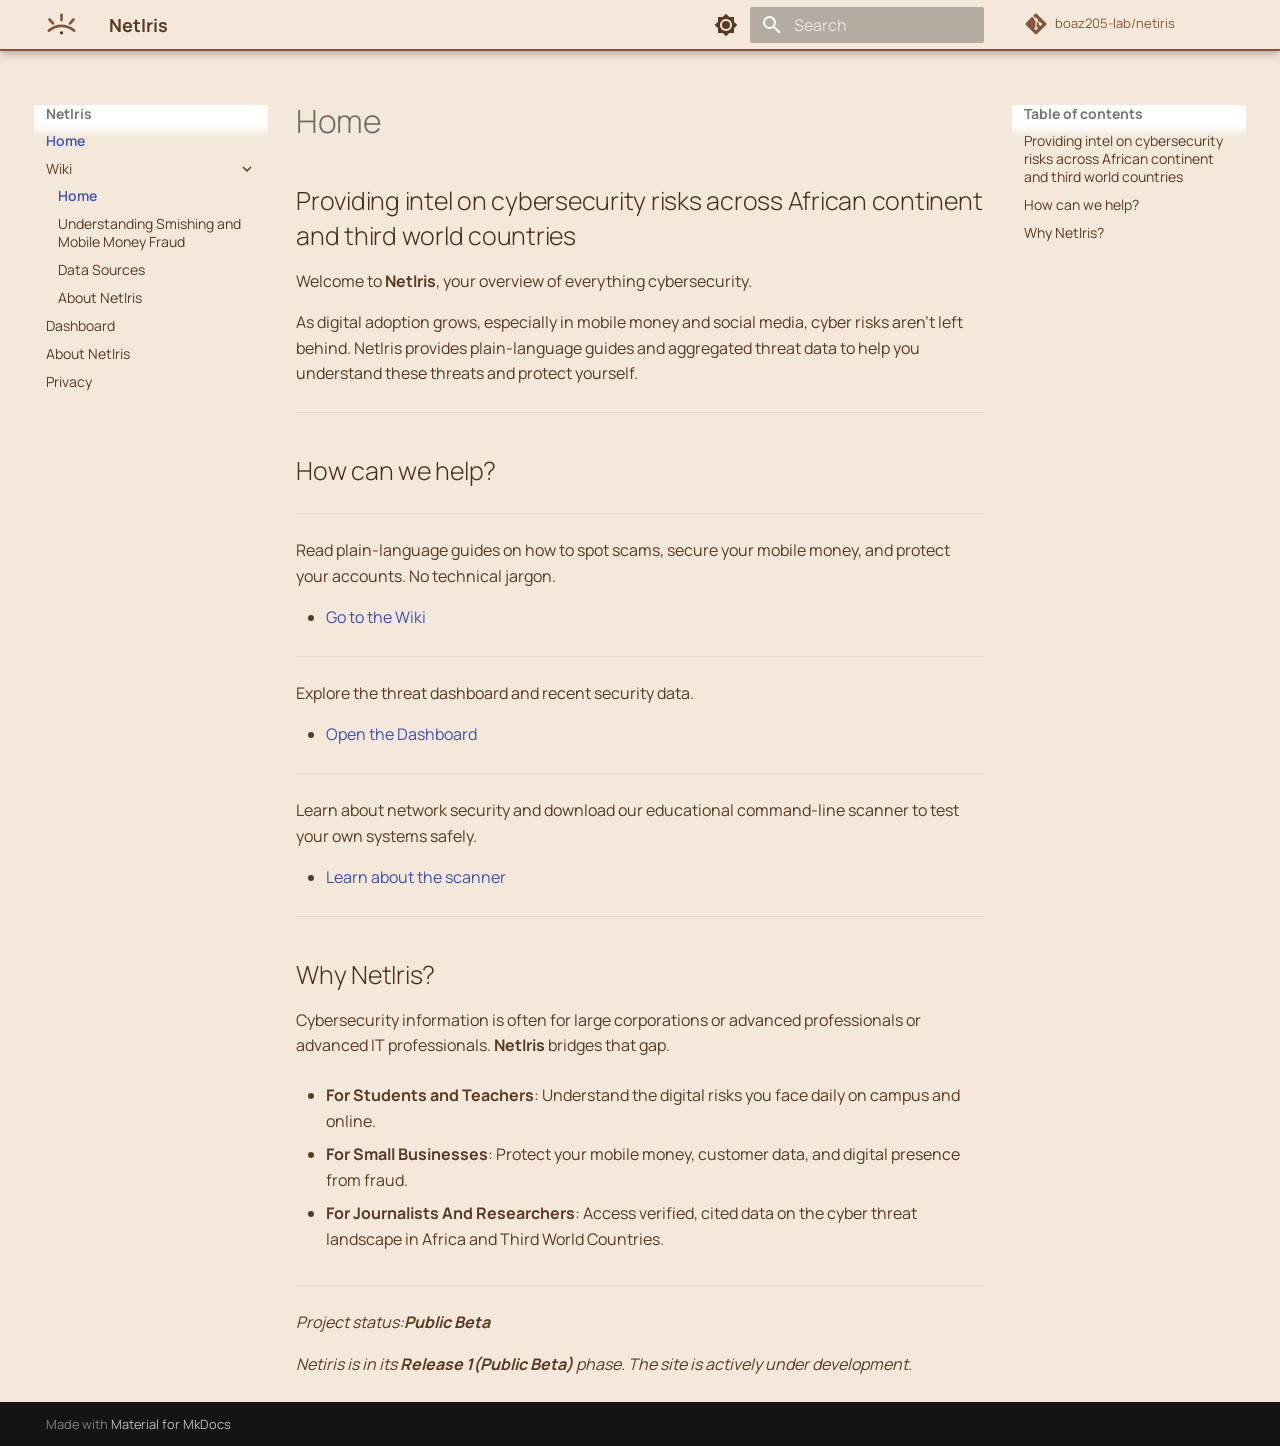
<file: index.html>
<!doctype html>
<html lang="en" class="no-js">
  <head>
    
      <meta charset="utf-8">
      <meta name="viewport" content="width=device-width,initial-scale=1">
      
        <meta name="description" content="Cybersecurity awareness and threat intelligence platform focused on the African Contient">
      
      
      
        <link rel="canonical" href="https://boaz205-lab.github.io/netiris/">
      
      
        <link rel="prev" href=".">
      
      
        <link rel="next" href="wiki/phishing/">
      
      
        
      
      
      <link rel="icon" href="assets/img/favicon.svg">
      <meta name="generator" content="mkdocs-1.6.1, mkdocs-material-9.8.2">
    
    
      
        <title>NetIris - - NetIris</title>
      
    
    
      <link rel="stylesheet" href="assets/stylesheets/main.57a0d79d.min.css">
      
        
        <link rel="stylesheet" href="assets/stylesheets/palette.fb2fffe2.min.css">
      
      


    
    
      
    
    
      
        
        
        <link rel="preconnect" href="https://fonts.gstatic.com" crossorigin>
        <link rel="stylesheet" href="https://fonts.googleapis.com/css?family=Manrope:300,300i,400,400i,700,700i%7CRoboto+Mono:400,400i,700,700i&display=fallback">
        <style>:root{--md-text-font:"Manrope";--md-code-font:"Roboto Mono"}</style>
      
    
    
      <link rel="stylesheet" href="assets/css/main.css">
    
    <script>__md_scope=new URL(".",location),__md_hash=e=>[...e].reduce(((e,_)=>(e<<5)-e+_.charCodeAt(0)),0),__md_get=(e,_=localStorage,t=__md_scope)=>JSON.parse(_.getItem(t.pathname+"."+e)),__md_set=(e,_,t=localStorage,a=__md_scope)=>{try{t.setItem(a.pathname+"."+e,JSON.stringify(_))}catch(e){}}</script>
    
      

    
    
  </head>
  
  
    
    
      
    
    
    
    
    <body dir="ltr" data-md-color-scheme="default" data-md-color-primary="custom" data-md-color-accent="custom">
  
    
    <input class="md-toggle" data-md-toggle="drawer" type="checkbox" id="__drawer" autocomplete="off">
    <input class="md-toggle" data-md-toggle="search" type="checkbox" id="__search" autocomplete="off">
    <label class="md-overlay" for="__drawer"></label>
    <div data-md-component="skip">
      
        
        <a href="#providing-intel-on-cybersecurity-risks-across-african-continent-and-third-world-countries" class="md-skip">
          Skip to content
        </a>
      
    </div>
    <div data-md-component="announce">
      
    </div>
    
    
      

  

<header class="md-header md-header--shadow" data-md-component="header">
  <nav class="md-header__inner md-grid" aria-label="Header">
    <a href="." title="NetIris" class="md-header__button md-logo" aria-label="NetIris" data-md-component="logo">
      
  <img src="assets/img/netiris-mark-light.svg" alt="logo">

    </a>
    <label class="md-header__button md-icon" for="__drawer">
      
      <svg xmlns="http://www.w3.org/2000/svg" viewBox="0 0 24 24"><path d="M3 6h18v2H3zm0 5h18v2H3zm0 5h18v2H3z"/></svg>
    </label>
    <div class="md-header__title" data-md-component="header-title">
      <div class="md-header__ellipsis">
        <div class="md-header__topic">
          <span class="md-ellipsis">
            NetIris
          </span>
        </div>
        <div class="md-header__topic" data-md-component="header-topic">
          <span class="md-ellipsis">
            
              NetIris -
            
          </span>
        </div>
      </div>
    </div>
    
      
        <form class="md-header__option" data-md-component="palette">
  
    
    
    
    <input class="md-option" data-md-color-media="" data-md-color-scheme="default" data-md-color-primary="custom" data-md-color-accent="custom"  aria-label="Switch to dark mode"  type="radio" name="__palette" id="__palette_0">
    
      <label class="md-header__button md-icon" title="Switch to dark mode" for="__palette_1" hidden>
        <svg xmlns="http://www.w3.org/2000/svg" viewBox="0 0 24 24"><path d="M12 8a4 4 0 0 0-4 4 4 4 0 0 0 4 4 4 4 0 0 0 4-4 4 4 0 0 0-4-4m0 10a6 6 0 0 1-6-6 6 6 0 0 1 6-6 6 6 0 0 1 6 6 6 6 0 0 1-6 6m8-9.31V4h-4.69L12 .69 8.69 4H4v4.69L.69 12 4 15.31V20h4.69L12 23.31 15.31 20H20v-4.69L23.31 12z"/></svg>
      </label>
    
  
    
    
    
    <input class="md-option" data-md-color-media="" data-md-color-scheme="default" data-md-color-primary="custom" data-md-color-accent="custom"  aria-label="Switch to light mode"  type="radio" name="__palette" id="__palette_1">
    
      <label class="md-header__button md-icon" title="Switch to light mode" for="__palette_0" hidden>
        <svg xmlns="http://www.w3.org/2000/svg" viewBox="0 0 24 24"><path d="M12 18c-.89 0-1.74-.2-2.5-.55C11.56 16.5 13 14.42 13 12s-1.44-4.5-3.5-5.45C10.26 6.2 11.11 6 12 6a6 6 0 0 1 6 6 6 6 0 0 1-6 6m8-9.31V4h-4.69L12 .69 8.69 4H4v4.69L.69 12 4 15.31V20h4.69L12 23.31 15.31 20H20v-4.69L23.31 12z"/></svg>
      </label>
    
  
</form>
      
    
    
      <script>var palette=__md_get("__palette");if(palette&&palette.color){if("(prefers-color-scheme)"===palette.color.media){var media=matchMedia("(prefers-color-scheme: light)"),input=document.querySelector(media.matches?"[data-md-color-media='(prefers-color-scheme: light)']":"[data-md-color-media='(prefers-color-scheme: dark)']");palette.color.media=input.getAttribute("data-md-color-media"),palette.color.scheme=input.getAttribute("data-md-color-scheme"),palette.color.primary=input.getAttribute("data-md-color-primary"),palette.color.accent=input.getAttribute("data-md-color-accent")}for(var[key,value]of Object.entries(palette.color))document.body.setAttribute("data-md-color-"+key,value)}</script>
    
    
    
      
      
        <label class="md-header__button md-icon" for="__search">
          
          <svg xmlns="http://www.w3.org/2000/svg" viewBox="0 0 24 24"><path d="M9.5 3A6.5 6.5 0 0 1 16 9.5c0 1.61-.59 3.09-1.56 4.23l.27.27h.79l5 5-1.5 1.5-5-5v-.79l-.27-.27A6.52 6.52 0 0 1 9.5 16 6.5 6.5 0 0 1 3 9.5 6.5 6.5 0 0 1 9.5 3m0 2C7 5 5 7 5 9.5S7 14 9.5 14 14 12 14 9.5 12 5 9.5 5"/></svg>
        </label>
        <div class="md-search" data-md-component="search" role="dialog">
  <label class="md-search__overlay" for="__search"></label>
  <div class="md-search__inner" role="search">
    <form class="md-search__form" name="search">
      <input type="text" class="md-search__input" name="query" aria-label="Search" placeholder="Search" autocapitalize="off" autocorrect="off" autocomplete="off" spellcheck="false" data-md-component="search-query" required>
      <label class="md-search__icon md-icon" for="__search">
        
        <svg xmlns="http://www.w3.org/2000/svg" viewBox="0 0 24 24"><path d="M9.5 3A6.5 6.5 0 0 1 16 9.5c0 1.61-.59 3.09-1.56 4.23l.27.27h.79l5 5-1.5 1.5-5-5v-.79l-.27-.27A6.52 6.52 0 0 1 9.5 16 6.5 6.5 0 0 1 3 9.5 6.5 6.5 0 0 1 9.5 3m0 2C7 5 5 7 5 9.5S7 14 9.5 14 14 12 14 9.5 12 5 9.5 5"/></svg>
        
        <svg xmlns="http://www.w3.org/2000/svg" viewBox="0 0 24 24"><path d="M20 11v2H8l5.5 5.5-1.42 1.42L4.16 12l7.92-7.92L13.5 5.5 8 11z"/></svg>
      </label>
      <nav class="md-search__options" aria-label="Search">
        
        <button type="reset" class="md-search__icon md-icon" title="Clear" aria-label="Clear" tabindex="-1">
          
          <svg xmlns="http://www.w3.org/2000/svg" viewBox="0 0 24 24"><path d="M19 6.41 17.59 5 12 10.59 6.41 5 5 6.41 10.59 12 5 17.59 6.41 19 12 13.41 17.59 19 19 17.59 13.41 12z"/></svg>
        </button>
      </nav>
      
        <div class="md-search__suggest" data-md-component="search-suggest"></div>
      
    </form>
    <div class="md-search__output">
      <div class="md-search__scrollwrap" tabindex="0" data-md-scrollfix>
        <div class="md-search-result" data-md-component="search-result">
          <div class="md-search-result__meta">
            Initializing search
          </div>
          <ol class="md-search-result__list" role="presentation"></ol>
        </div>
      </div>
    </div>
  </div>
</div>
      
    
    
      <div class="md-header__source">
        <a href="https://github.com/boaz205-lab/netiris" title="Go to repository" class="md-source" data-md-component="source">
  <div class="md-source__icon md-icon">
    
    <svg xmlns="http://www.w3.org/2000/svg" viewBox="0 0 448 512"><!--! Font Awesome Free 7.1.0 by @fontawesome - https://fontawesome.com License - https://fontawesome.com/license/free (Icons: CC BY 4.0, Fonts: SIL OFL 1.1, Code: MIT License) Copyright 2025 Fonticons, Inc.--><path d="M439.6 236.1 244 40.5c-5.4-5.5-12.8-8.5-20.4-8.5s-15 3-20.4 8.4L162.5 81l51.5 51.5c27.1-9.1 52.7 16.8 43.4 43.7l49.7 49.7c34.2-11.8 61.2 31 35.5 56.7-26.5 26.5-70.2-2.9-56-37.3L240.3 199v121.9c25.3 12.5 22.3 41.8 9.1 55-6.4 6.4-15.2 10.1-24.3 10.1s-17.8-3.6-24.3-10.1c-17.6-17.6-11.1-46.9 11.2-56v-123c-20.8-8.5-24.6-30.7-18.6-45L142.6 101 8.5 235.1C3 240.6 0 247.9 0 255.5s3 15 8.5 20.4l195.6 195.7c5.4 5.4 12.7 8.4 20.4 8.4s15-3 20.4-8.4l194.7-194.7c5.4-5.4 8.4-12.8 8.4-20.4s-3-15-8.4-20.4"/></svg>
  </div>
  <div class="md-source__repository">
    boaz205-lab/netiris
  </div>
</a>
      </div>
    
  </nav>
  
</header>
    
    <div class="md-container" data-md-component="container">
      
      
        
          
        
      
      <main class="md-main" data-md-component="main">
        <div class="md-main__inner md-grid">
          
            
              
              <div class="md-sidebar md-sidebar--primary" data-md-component="sidebar" data-md-type="navigation" >
                <div class="md-sidebar__scrollwrap">
                  <div class="md-sidebar__inner">
                    



<nav class="md-nav md-nav--primary" aria-label="Navigation" data-md-level="0">
  <label class="md-nav__title" for="__drawer">
    <a href="." title="NetIris" class="md-nav__button md-logo" aria-label="NetIris" data-md-component="logo">
      
  <img src="assets/img/netiris-mark-light.svg" alt="logo">

    </a>
    NetIris
  </label>
  
    <div class="md-nav__source">
      <a href="https://github.com/boaz205-lab/netiris" title="Go to repository" class="md-source" data-md-component="source">
  <div class="md-source__icon md-icon">
    
    <svg xmlns="http://www.w3.org/2000/svg" viewBox="0 0 448 512"><!--! Font Awesome Free 7.1.0 by @fontawesome - https://fontawesome.com License - https://fontawesome.com/license/free (Icons: CC BY 4.0, Fonts: SIL OFL 1.1, Code: MIT License) Copyright 2025 Fonticons, Inc.--><path d="M439.6 236.1 244 40.5c-5.4-5.5-12.8-8.5-20.4-8.5s-15 3-20.4 8.4L162.5 81l51.5 51.5c27.1-9.1 52.7 16.8 43.4 43.7l49.7 49.7c34.2-11.8 61.2 31 35.5 56.7-26.5 26.5-70.2-2.9-56-37.3L240.3 199v121.9c25.3 12.5 22.3 41.8 9.1 55-6.4 6.4-15.2 10.1-24.3 10.1s-17.8-3.6-24.3-10.1c-17.6-17.6-11.1-46.9 11.2-56v-123c-20.8-8.5-24.6-30.7-18.6-45L142.6 101 8.5 235.1C3 240.6 0 247.9 0 255.5s3 15 8.5 20.4l195.6 195.7c5.4 5.4 12.7 8.4 20.4 8.4s15-3 20.4-8.4l194.7-194.7c5.4-5.4 8.4-12.8 8.4-20.4s-3-15-8.4-20.4"/></svg>
  </div>
  <div class="md-source__repository">
    boaz205-lab/netiris
  </div>
</a>
    </div>
  
  <ul class="md-nav__list" data-md-scrollfix>
    
      
      
  
  
    
  
  
  
    <li class="md-nav__item md-nav__item--active">
      
      <input class="md-nav__toggle md-toggle" type="checkbox" id="__toc">
      
      
      
        <label class="md-nav__link md-nav__link--active" for="__toc">
          
  
  
  <span class="md-ellipsis">
    
  
    Home
  

    
  </span>
  
  

          <span class="md-nav__icon md-icon"></span>
        </label>
      
      <a href="." class="md-nav__link md-nav__link--active">
        
  
  
  <span class="md-ellipsis">
    
  
    Home
  

    
  </span>
  
  

      </a>
      
        

<nav class="md-nav md-nav--secondary" aria-label="Table of contents">
  
  
  
  
    <label class="md-nav__title" for="__toc">
      <span class="md-nav__icon md-icon"></span>
      Table of contents
    </label>
    <ul class="md-nav__list" data-md-component="toc" data-md-scrollfix>
      
        <li class="md-nav__item">
  <a href="#providing-intel-on-cybersecurity-risks-across-african-continent-and-third-world-countries" class="md-nav__link">
    <span class="md-ellipsis">
      
        Providing intel on cybersecurity risks across African continent and third world countries
      
    </span>
  </a>
  
</li>
      
        <li class="md-nav__item">
  <a href="#how-can-we-help" class="md-nav__link">
    <span class="md-ellipsis">
      
        How can we help?
      
    </span>
  </a>
  
</li>
      
        <li class="md-nav__item">
  <a href="#why-netiris" class="md-nav__link">
    <span class="md-ellipsis">
      
        Why NetIris?
      
    </span>
  </a>
  
</li>
      
    </ul>
  
</nav>
      
    </li>
  

    
      
      
  
  
    
  
  
  
    
    
    
    
    
    <li class="md-nav__item md-nav__item--active md-nav__item--nested">
      
        
        
        <input class="md-nav__toggle md-toggle " type="checkbox" id="__nav_2" checked>
        
          
          <label class="md-nav__link" for="__nav_2" id="__nav_2_label" tabindex="0">
            
  
  
  <span class="md-ellipsis">
    
  
    Wiki
  

    
  </span>
  
  

            <span class="md-nav__icon md-icon"></span>
          </label>
        
        <nav class="md-nav" data-md-level="1" aria-labelledby="__nav_2_label" aria-expanded="true">
          <label class="md-nav__title" for="__nav_2">
            <span class="md-nav__icon md-icon"></span>
            
  
    Wiki
  

          </label>
          <ul class="md-nav__list" data-md-scrollfix>
            
              
                
  
  
    
  
  
  
    <li class="md-nav__item md-nav__item--active">
      
      <input class="md-nav__toggle md-toggle" type="checkbox" id="__toc">
      
      
      
        <label class="md-nav__link md-nav__link--active" for="__toc">
          
  
  
  <span class="md-ellipsis">
    
  
    Home
  

    
  </span>
  
  

          <span class="md-nav__icon md-icon"></span>
        </label>
      
      <a href="." class="md-nav__link md-nav__link--active">
        
  
  
  <span class="md-ellipsis">
    
  
    Home
  

    
  </span>
  
  

      </a>
      
        

<nav class="md-nav md-nav--secondary" aria-label="Table of contents">
  
  
  
  
    <label class="md-nav__title" for="__toc">
      <span class="md-nav__icon md-icon"></span>
      Table of contents
    </label>
    <ul class="md-nav__list" data-md-component="toc" data-md-scrollfix>
      
        <li class="md-nav__item">
  <a href="#providing-intel-on-cybersecurity-risks-across-african-continent-and-third-world-countries" class="md-nav__link">
    <span class="md-ellipsis">
      
        Providing intel on cybersecurity risks across African continent and third world countries
      
    </span>
  </a>
  
</li>
      
        <li class="md-nav__item">
  <a href="#how-can-we-help" class="md-nav__link">
    <span class="md-ellipsis">
      
        How can we help?
      
    </span>
  </a>
  
</li>
      
        <li class="md-nav__item">
  <a href="#why-netiris" class="md-nav__link">
    <span class="md-ellipsis">
      
        Why NetIris?
      
    </span>
  </a>
  
</li>
      
    </ul>
  
</nav>
      
    </li>
  

              
            
              
                
  
  
  
  
    <li class="md-nav__item">
      <a href="wiki/phishing/" class="md-nav__link">
        
  
  
  <span class="md-ellipsis">
    
  
    Understanding Smishing and Mobile Money Fraud
  

    
  </span>
  
  

      </a>
    </li>
  

              
            
              
                
  
  
  
  
    <li class="md-nav__item">
      <a href="data_sources/" class="md-nav__link">
        
  
  
  <span class="md-ellipsis">
    
  
    Data Sources
  

    
  </span>
  
  

      </a>
    </li>
  

              
            
              
                
  
  
  
  
    <li class="md-nav__item">
      <a href="about/" class="md-nav__link">
        
  
  
  <span class="md-ellipsis">
    
  
    About NetIris
  

    
  </span>
  
  

      </a>
    </li>
  

              
            
          </ul>
        </nav>
      
    </li>
  

    
      
      
  
  
  
  
    <li class="md-nav__item">
      <a href="dashboard/" class="md-nav__link">
        
  
  
  <span class="md-ellipsis">
    
  
    Dashboard
  

    
  </span>
  
  

      </a>
    </li>
  

    
      
      
  
  
  
  
    <li class="md-nav__item">
      <a href="about/" class="md-nav__link">
        
  
  
  <span class="md-ellipsis">
    
  
    About NetIris
  

    
  </span>
  
  

      </a>
    </li>
  

    
      
      
  
  
  
  
    <li class="md-nav__item">
      <a href="privacy/" class="md-nav__link">
        
  
  
  <span class="md-ellipsis">
    
  
    Privacy
  

    
  </span>
  
  

      </a>
    </li>
  

    
  </ul>
</nav>
                  </div>
                </div>
              </div>
            
            
              
              <div class="md-sidebar md-sidebar--secondary" data-md-component="sidebar" data-md-type="toc" >
                <div class="md-sidebar__scrollwrap">
                  <div class="md-sidebar__inner">
                    

<nav class="md-nav md-nav--secondary" aria-label="Table of contents">
  
  
  
  
    <label class="md-nav__title" for="__toc">
      <span class="md-nav__icon md-icon"></span>
      Table of contents
    </label>
    <ul class="md-nav__list" data-md-component="toc" data-md-scrollfix>
      
        <li class="md-nav__item">
  <a href="#providing-intel-on-cybersecurity-risks-across-african-continent-and-third-world-countries" class="md-nav__link">
    <span class="md-ellipsis">
      
        Providing intel on cybersecurity risks across African continent and third world countries
      
    </span>
  </a>
  
</li>
      
        <li class="md-nav__item">
  <a href="#how-can-we-help" class="md-nav__link">
    <span class="md-ellipsis">
      
        How can we help?
      
    </span>
  </a>
  
</li>
      
        <li class="md-nav__item">
  <a href="#why-netiris" class="md-nav__link">
    <span class="md-ellipsis">
      
        Why NetIris?
      
    </span>
  </a>
  
</li>
      
    </ul>
  
</nav>
                  </div>
                </div>
              </div>
            
          
          
            <div class="md-content" data-md-component="content">
              
              <article class="md-content__inner md-typeset">
                
                  


  
  


  <h1>Home</h1>

<h2 id="providing-intel-on-cybersecurity-risks-across-african-continent-and-third-world-countries">Providing intel on cybersecurity risks across African continent and third world countries</h2>
<p>Welcome to <strong>NetIris</strong>, your overview of everything cybersecurity.</p>
<p>As digital adoption grows, especially in mobile money and social media, cyber risks aren't left behind. NetIris provides plain-language guides and aggregated threat data to help you understand these threats and protect yourself.</p>
<hr />
<h2 id="how-can-we-help">How can we help?</h2>
<hr />
<p>Read plain-language guides on how to spot scams, secure your mobile money, and protect your accounts. No technical jargon.</p>
<ul>
<li><a href="wiki/phishing/">Go to the Wiki</a></li>
</ul>
<hr />
<p>Explore the threat dashboard and recent security data.</p>
<ul>
<li><a href="docs/dashboard.md">Open the Dashboard</a></li>
</ul>
<hr />
<p>Learn about network security and download our educational command-line scanner to test your own systems safely.</p>
<ul>
<li><a href="scanner.md">Learn about the scanner</a></li>
</ul>
<hr />
<h2 id="why-netiris">Why NetIris?</h2>
<p>Cybersecurity information is often for large corporations or advanced professionals or advanced IT professionals. <strong>NetIris</strong> bridges that gap.</p>
<ul>
<li>
<p><strong>For Students and Teachers</strong>: Understand the digital risks you face daily on campus and online.</p>
</li>
<li>
<p><strong>For Small Businesses</strong>: Protect your mobile money, customer data, and digital presence from fraud.</p>
</li>
<li>
<p><strong>For Journalists And Researchers</strong>: Access verified, cited data on the cyber threat landscape in Africa and Third World Countries.</p>
</li>
</ul>
<hr />
<p><em>Project status:<strong>Public Beta</strong></em></p>
<p><em>Netiris is in its <strong>Release 1(Public Beta)</strong> phase. The site is actively under development.</em></p>







  
  






                
              </article>
            </div>
          
          
<script>var target=document.getElementById(location.hash.slice(1));target&&target.name&&(target.checked=target.name.startsWith("__tabbed_"))</script>
        </div>
        
          <button type="button" class="md-top md-icon" data-md-component="top" hidden>
  
  <svg xmlns="http://www.w3.org/2000/svg" viewBox="0 0 24 24"><path d="M13 20h-2V8l-5.5 5.5-1.42-1.42L12 4.16l7.92 7.92-1.42 1.42L13 8z"/></svg>
  Back to top
</button>
        
      </main>
      
        <footer class="md-footer">
  
  <div class="md-footer-meta md-typeset">
    <div class="md-footer-meta__inner md-grid">
      <div class="md-copyright">
  
  
    Made with
    <a href="https://squidfunk.github.io/mkdocs-material/" target="_blank" rel="noopener">
      Material for MkDocs
    </a>
  
</div>
      
    </div>
  </div>
</footer>
      
    </div>
    <div class="md-dialog" data-md-component="dialog">
      <div class="md-dialog__inner md-typeset"></div>
    </div>
    
    
    
      
      
      <script id="__config" type="application/json">{"annotate": null, "base": ".", "features": ["navigation.instant", "navigation.tracking", "navigation.top", "search.suggest", "search.highlight"], "search": "assets/javascripts/workers/search.a7633da7.min.js", "tags": null, "translations": {"clipboard.copied": "Copied to clipboard", "clipboard.copy": "Copy to clipboard", "search.result.more.one": "1 more on this page", "search.result.more.other": "# more on this page", "search.result.none": "No matching documents", "search.result.one": "1 matching document", "search.result.other": "# matching documents", "search.result.placeholder": "Type to start searching", "search.result.term.missing": "Missing", "select.version": "Select version"}, "version": null}</script>
    
    
      <script src="assets/javascripts/bundle.a5f9d56c.min.js"></script>
      
    
  </body>
</html>
</file>
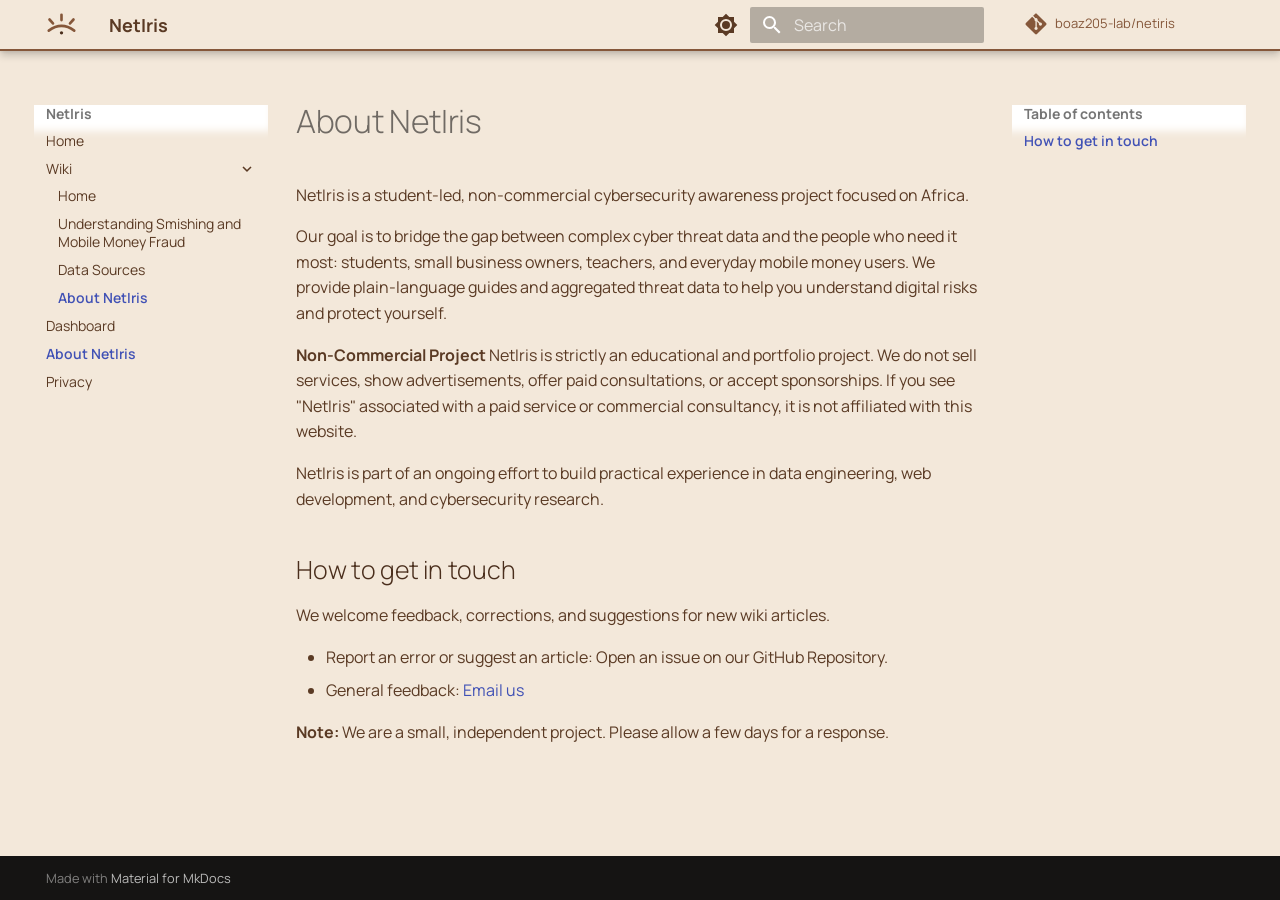
<file: about/index.html>
<!doctype html>
<html lang="en" class="no-js">
  <head>
    
      <meta charset="utf-8">
      <meta name="viewport" content="width=device-width,initial-scale=1">
      
        <meta name="description" content="Cybersecurity awareness and threat intelligence platform focused on the African Contient">
      
      
      
        <link rel="canonical" href="https://boaz205-lab.github.io/netiris/about/">
      
      
        <link rel="prev" href="../dashboard/">
      
      
        <link rel="next" href="../privacy/">
      
      
        
      
      
      <link rel="icon" href="../assets/img/favicon.svg">
      <meta name="generator" content="mkdocs-1.6.1, mkdocs-material-9.8.2">
    
    
      
        <title>About NetIris - NetIris</title>
      
    
    
      <link rel="stylesheet" href="../assets/stylesheets/main.57a0d79d.min.css">
      
        
        <link rel="stylesheet" href="../assets/stylesheets/palette.fb2fffe2.min.css">
      
      


    
    
      
    
    
      
        
        
        <link rel="preconnect" href="https://fonts.gstatic.com" crossorigin>
        <link rel="stylesheet" href="https://fonts.googleapis.com/css?family=Manrope:300,300i,400,400i,700,700i%7CRoboto+Mono:400,400i,700,700i&display=fallback">
        <style>:root{--md-text-font:"Manrope";--md-code-font:"Roboto Mono"}</style>
      
    
    
      <link rel="stylesheet" href="../assets/css/main.css">
    
    <script>__md_scope=new URL("..",location),__md_hash=e=>[...e].reduce(((e,_)=>(e<<5)-e+_.charCodeAt(0)),0),__md_get=(e,_=localStorage,t=__md_scope)=>JSON.parse(_.getItem(t.pathname+"."+e)),__md_set=(e,_,t=localStorage,a=__md_scope)=>{try{t.setItem(a.pathname+"."+e,JSON.stringify(_))}catch(e){}}</script>
    
      

    
    
  </head>
  
  
    
    
      
    
    
    
    
    <body dir="ltr" data-md-color-scheme="default" data-md-color-primary="custom" data-md-color-accent="custom">
  
    
    <input class="md-toggle" data-md-toggle="drawer" type="checkbox" id="__drawer" autocomplete="off">
    <input class="md-toggle" data-md-toggle="search" type="checkbox" id="__search" autocomplete="off">
    <label class="md-overlay" for="__drawer"></label>
    <div data-md-component="skip">
      
        
        <a href="#about-netiris" class="md-skip">
          Skip to content
        </a>
      
    </div>
    <div data-md-component="announce">
      
    </div>
    
    
      

  

<header class="md-header md-header--shadow" data-md-component="header">
  <nav class="md-header__inner md-grid" aria-label="Header">
    <a href=".." title="NetIris" class="md-header__button md-logo" aria-label="NetIris" data-md-component="logo">
      
  <img src="../assets/img/netiris-mark-light.svg" alt="logo">

    </a>
    <label class="md-header__button md-icon" for="__drawer">
      
      <svg xmlns="http://www.w3.org/2000/svg" viewBox="0 0 24 24"><path d="M3 6h18v2H3zm0 5h18v2H3zm0 5h18v2H3z"/></svg>
    </label>
    <div class="md-header__title" data-md-component="header-title">
      <div class="md-header__ellipsis">
        <div class="md-header__topic">
          <span class="md-ellipsis">
            NetIris
          </span>
        </div>
        <div class="md-header__topic" data-md-component="header-topic">
          <span class="md-ellipsis">
            
              About NetIris
            
          </span>
        </div>
      </div>
    </div>
    
      
        <form class="md-header__option" data-md-component="palette">
  
    
    
    
    <input class="md-option" data-md-color-media="" data-md-color-scheme="default" data-md-color-primary="custom" data-md-color-accent="custom"  aria-label="Switch to dark mode"  type="radio" name="__palette" id="__palette_0">
    
      <label class="md-header__button md-icon" title="Switch to dark mode" for="__palette_1" hidden>
        <svg xmlns="http://www.w3.org/2000/svg" viewBox="0 0 24 24"><path d="M12 8a4 4 0 0 0-4 4 4 4 0 0 0 4 4 4 4 0 0 0 4-4 4 4 0 0 0-4-4m0 10a6 6 0 0 1-6-6 6 6 0 0 1 6-6 6 6 0 0 1 6 6 6 6 0 0 1-6 6m8-9.31V4h-4.69L12 .69 8.69 4H4v4.69L.69 12 4 15.31V20h4.69L12 23.31 15.31 20H20v-4.69L23.31 12z"/></svg>
      </label>
    
  
    
    
    
    <input class="md-option" data-md-color-media="" data-md-color-scheme="default" data-md-color-primary="custom" data-md-color-accent="custom"  aria-label="Switch to light mode"  type="radio" name="__palette" id="__palette_1">
    
      <label class="md-header__button md-icon" title="Switch to light mode" for="__palette_0" hidden>
        <svg xmlns="http://www.w3.org/2000/svg" viewBox="0 0 24 24"><path d="M12 18c-.89 0-1.74-.2-2.5-.55C11.56 16.5 13 14.42 13 12s-1.44-4.5-3.5-5.45C10.26 6.2 11.11 6 12 6a6 6 0 0 1 6 6 6 6 0 0 1-6 6m8-9.31V4h-4.69L12 .69 8.69 4H4v4.69L.69 12 4 15.31V20h4.69L12 23.31 15.31 20H20v-4.69L23.31 12z"/></svg>
      </label>
    
  
</form>
      
    
    
      <script>var palette=__md_get("__palette");if(palette&&palette.color){if("(prefers-color-scheme)"===palette.color.media){var media=matchMedia("(prefers-color-scheme: light)"),input=document.querySelector(media.matches?"[data-md-color-media='(prefers-color-scheme: light)']":"[data-md-color-media='(prefers-color-scheme: dark)']");palette.color.media=input.getAttribute("data-md-color-media"),palette.color.scheme=input.getAttribute("data-md-color-scheme"),palette.color.primary=input.getAttribute("data-md-color-primary"),palette.color.accent=input.getAttribute("data-md-color-accent")}for(var[key,value]of Object.entries(palette.color))document.body.setAttribute("data-md-color-"+key,value)}</script>
    
    
    
      
      
        <label class="md-header__button md-icon" for="__search">
          
          <svg xmlns="http://www.w3.org/2000/svg" viewBox="0 0 24 24"><path d="M9.5 3A6.5 6.5 0 0 1 16 9.5c0 1.61-.59 3.09-1.56 4.23l.27.27h.79l5 5-1.5 1.5-5-5v-.79l-.27-.27A6.52 6.52 0 0 1 9.5 16 6.5 6.5 0 0 1 3 9.5 6.5 6.5 0 0 1 9.5 3m0 2C7 5 5 7 5 9.5S7 14 9.5 14 14 12 14 9.5 12 5 9.5 5"/></svg>
        </label>
        <div class="md-search" data-md-component="search" role="dialog">
  <label class="md-search__overlay" for="__search"></label>
  <div class="md-search__inner" role="search">
    <form class="md-search__form" name="search">
      <input type="text" class="md-search__input" name="query" aria-label="Search" placeholder="Search" autocapitalize="off" autocorrect="off" autocomplete="off" spellcheck="false" data-md-component="search-query" required>
      <label class="md-search__icon md-icon" for="__search">
        
        <svg xmlns="http://www.w3.org/2000/svg" viewBox="0 0 24 24"><path d="M9.5 3A6.5 6.5 0 0 1 16 9.5c0 1.61-.59 3.09-1.56 4.23l.27.27h.79l5 5-1.5 1.5-5-5v-.79l-.27-.27A6.52 6.52 0 0 1 9.5 16 6.5 6.5 0 0 1 3 9.5 6.5 6.5 0 0 1 9.5 3m0 2C7 5 5 7 5 9.5S7 14 9.5 14 14 12 14 9.5 12 5 9.5 5"/></svg>
        
        <svg xmlns="http://www.w3.org/2000/svg" viewBox="0 0 24 24"><path d="M20 11v2H8l5.5 5.5-1.42 1.42L4.16 12l7.92-7.92L13.5 5.5 8 11z"/></svg>
      </label>
      <nav class="md-search__options" aria-label="Search">
        
        <button type="reset" class="md-search__icon md-icon" title="Clear" aria-label="Clear" tabindex="-1">
          
          <svg xmlns="http://www.w3.org/2000/svg" viewBox="0 0 24 24"><path d="M19 6.41 17.59 5 12 10.59 6.41 5 5 6.41 10.59 12 5 17.59 6.41 19 12 13.41 17.59 19 19 17.59 13.41 12z"/></svg>
        </button>
      </nav>
      
        <div class="md-search__suggest" data-md-component="search-suggest"></div>
      
    </form>
    <div class="md-search__output">
      <div class="md-search__scrollwrap" tabindex="0" data-md-scrollfix>
        <div class="md-search-result" data-md-component="search-result">
          <div class="md-search-result__meta">
            Initializing search
          </div>
          <ol class="md-search-result__list" role="presentation"></ol>
        </div>
      </div>
    </div>
  </div>
</div>
      
    
    
      <div class="md-header__source">
        <a href="https://github.com/boaz205-lab/netiris" title="Go to repository" class="md-source" data-md-component="source">
  <div class="md-source__icon md-icon">
    
    <svg xmlns="http://www.w3.org/2000/svg" viewBox="0 0 448 512"><!--! Font Awesome Free 7.1.0 by @fontawesome - https://fontawesome.com License - https://fontawesome.com/license/free (Icons: CC BY 4.0, Fonts: SIL OFL 1.1, Code: MIT License) Copyright 2025 Fonticons, Inc.--><path d="M439.6 236.1 244 40.5c-5.4-5.5-12.8-8.5-20.4-8.5s-15 3-20.4 8.4L162.5 81l51.5 51.5c27.1-9.1 52.7 16.8 43.4 43.7l49.7 49.7c34.2-11.8 61.2 31 35.5 56.7-26.5 26.5-70.2-2.9-56-37.3L240.3 199v121.9c25.3 12.5 22.3 41.8 9.1 55-6.4 6.4-15.2 10.1-24.3 10.1s-17.8-3.6-24.3-10.1c-17.6-17.6-11.1-46.9 11.2-56v-123c-20.8-8.5-24.6-30.7-18.6-45L142.6 101 8.5 235.1C3 240.6 0 247.9 0 255.5s3 15 8.5 20.4l195.6 195.7c5.4 5.4 12.7 8.4 20.4 8.4s15-3 20.4-8.4l194.7-194.7c5.4-5.4 8.4-12.8 8.4-20.4s-3-15-8.4-20.4"/></svg>
  </div>
  <div class="md-source__repository">
    boaz205-lab/netiris
  </div>
</a>
      </div>
    
  </nav>
  
</header>
    
    <div class="md-container" data-md-component="container">
      
      
        
          
        
      
      <main class="md-main" data-md-component="main">
        <div class="md-main__inner md-grid">
          
            
              
              <div class="md-sidebar md-sidebar--primary" data-md-component="sidebar" data-md-type="navigation" >
                <div class="md-sidebar__scrollwrap">
                  <div class="md-sidebar__inner">
                    



<nav class="md-nav md-nav--primary" aria-label="Navigation" data-md-level="0">
  <label class="md-nav__title" for="__drawer">
    <a href=".." title="NetIris" class="md-nav__button md-logo" aria-label="NetIris" data-md-component="logo">
      
  <img src="../assets/img/netiris-mark-light.svg" alt="logo">

    </a>
    NetIris
  </label>
  
    <div class="md-nav__source">
      <a href="https://github.com/boaz205-lab/netiris" title="Go to repository" class="md-source" data-md-component="source">
  <div class="md-source__icon md-icon">
    
    <svg xmlns="http://www.w3.org/2000/svg" viewBox="0 0 448 512"><!--! Font Awesome Free 7.1.0 by @fontawesome - https://fontawesome.com License - https://fontawesome.com/license/free (Icons: CC BY 4.0, Fonts: SIL OFL 1.1, Code: MIT License) Copyright 2025 Fonticons, Inc.--><path d="M439.6 236.1 244 40.5c-5.4-5.5-12.8-8.5-20.4-8.5s-15 3-20.4 8.4L162.5 81l51.5 51.5c27.1-9.1 52.7 16.8 43.4 43.7l49.7 49.7c34.2-11.8 61.2 31 35.5 56.7-26.5 26.5-70.2-2.9-56-37.3L240.3 199v121.9c25.3 12.5 22.3 41.8 9.1 55-6.4 6.4-15.2 10.1-24.3 10.1s-17.8-3.6-24.3-10.1c-17.6-17.6-11.1-46.9 11.2-56v-123c-20.8-8.5-24.6-30.7-18.6-45L142.6 101 8.5 235.1C3 240.6 0 247.9 0 255.5s3 15 8.5 20.4l195.6 195.7c5.4 5.4 12.7 8.4 20.4 8.4s15-3 20.4-8.4l194.7-194.7c5.4-5.4 8.4-12.8 8.4-20.4s-3-15-8.4-20.4"/></svg>
  </div>
  <div class="md-source__repository">
    boaz205-lab/netiris
  </div>
</a>
    </div>
  
  <ul class="md-nav__list" data-md-scrollfix>
    
      
      
  
  
  
  
    <li class="md-nav__item">
      <a href=".." class="md-nav__link">
        
  
  
  <span class="md-ellipsis">
    
  
    Home
  

    
  </span>
  
  

      </a>
    </li>
  

    
      
      
  
  
    
  
  
  
    
    
    
    
    
    <li class="md-nav__item md-nav__item--active md-nav__item--nested">
      
        
        
        <input class="md-nav__toggle md-toggle " type="checkbox" id="__nav_2" checked>
        
          
          <label class="md-nav__link" for="__nav_2" id="__nav_2_label" tabindex="0">
            
  
  
  <span class="md-ellipsis">
    
  
    Wiki
  

    
  </span>
  
  

            <span class="md-nav__icon md-icon"></span>
          </label>
        
        <nav class="md-nav" data-md-level="1" aria-labelledby="__nav_2_label" aria-expanded="true">
          <label class="md-nav__title" for="__nav_2">
            <span class="md-nav__icon md-icon"></span>
            
  
    Wiki
  

          </label>
          <ul class="md-nav__list" data-md-scrollfix>
            
              
                
  
  
  
  
    <li class="md-nav__item">
      <a href=".." class="md-nav__link">
        
  
  
  <span class="md-ellipsis">
    
  
    Home
  

    
  </span>
  
  

      </a>
    </li>
  

              
            
              
                
  
  
  
  
    <li class="md-nav__item">
      <a href="../wiki/phishing/" class="md-nav__link">
        
  
  
  <span class="md-ellipsis">
    
  
    Understanding Smishing and Mobile Money Fraud
  

    
  </span>
  
  

      </a>
    </li>
  

              
            
              
                
  
  
  
  
    <li class="md-nav__item">
      <a href="../data_sources/" class="md-nav__link">
        
  
  
  <span class="md-ellipsis">
    
  
    Data Sources
  

    
  </span>
  
  

      </a>
    </li>
  

              
            
              
                
  
  
    
  
  
  
    <li class="md-nav__item md-nav__item--active">
      
      <input class="md-nav__toggle md-toggle" type="checkbox" id="__toc">
      
      
        
      
      
        <label class="md-nav__link md-nav__link--active" for="__toc">
          
  
  
  <span class="md-ellipsis">
    
  
    About NetIris
  

    
  </span>
  
  

          <span class="md-nav__icon md-icon"></span>
        </label>
      
      <a href="./" class="md-nav__link md-nav__link--active">
        
  
  
  <span class="md-ellipsis">
    
  
    About NetIris
  

    
  </span>
  
  

      </a>
      
        

<nav class="md-nav md-nav--secondary" aria-label="Table of contents">
  
  
  
    
  
  
    <label class="md-nav__title" for="__toc">
      <span class="md-nav__icon md-icon"></span>
      Table of contents
    </label>
    <ul class="md-nav__list" data-md-component="toc" data-md-scrollfix>
      
        <li class="md-nav__item">
  <a href="#how-to-get-in-touch" class="md-nav__link">
    <span class="md-ellipsis">
      
        How to get in touch
      
    </span>
  </a>
  
</li>
      
    </ul>
  
</nav>
      
    </li>
  

              
            
          </ul>
        </nav>
      
    </li>
  

    
      
      
  
  
  
  
    <li class="md-nav__item">
      <a href="../dashboard/" class="md-nav__link">
        
  
  
  <span class="md-ellipsis">
    
  
    Dashboard
  

    
  </span>
  
  

      </a>
    </li>
  

    
      
      
  
  
    
  
  
  
    <li class="md-nav__item md-nav__item--active">
      
      <input class="md-nav__toggle md-toggle" type="checkbox" id="__toc">
      
      
        
      
      
        <label class="md-nav__link md-nav__link--active" for="__toc">
          
  
  
  <span class="md-ellipsis">
    
  
    About NetIris
  

    
  </span>
  
  

          <span class="md-nav__icon md-icon"></span>
        </label>
      
      <a href="./" class="md-nav__link md-nav__link--active">
        
  
  
  <span class="md-ellipsis">
    
  
    About NetIris
  

    
  </span>
  
  

      </a>
      
        

<nav class="md-nav md-nav--secondary" aria-label="Table of contents">
  
  
  
    
  
  
    <label class="md-nav__title" for="__toc">
      <span class="md-nav__icon md-icon"></span>
      Table of contents
    </label>
    <ul class="md-nav__list" data-md-component="toc" data-md-scrollfix>
      
        <li class="md-nav__item">
  <a href="#how-to-get-in-touch" class="md-nav__link">
    <span class="md-ellipsis">
      
        How to get in touch
      
    </span>
  </a>
  
</li>
      
    </ul>
  
</nav>
      
    </li>
  

    
      
      
  
  
  
  
    <li class="md-nav__item">
      <a href="../privacy/" class="md-nav__link">
        
  
  
  <span class="md-ellipsis">
    
  
    Privacy
  

    
  </span>
  
  

      </a>
    </li>
  

    
  </ul>
</nav>
                  </div>
                </div>
              </div>
            
            
              
              <div class="md-sidebar md-sidebar--secondary" data-md-component="sidebar" data-md-type="toc" >
                <div class="md-sidebar__scrollwrap">
                  <div class="md-sidebar__inner">
                    

<nav class="md-nav md-nav--secondary" aria-label="Table of contents">
  
  
  
    
  
  
    <label class="md-nav__title" for="__toc">
      <span class="md-nav__icon md-icon"></span>
      Table of contents
    </label>
    <ul class="md-nav__list" data-md-component="toc" data-md-scrollfix>
      
        <li class="md-nav__item">
  <a href="#how-to-get-in-touch" class="md-nav__link">
    <span class="md-ellipsis">
      
        How to get in touch
      
    </span>
  </a>
  
</li>
      
    </ul>
  
</nav>
                  </div>
                </div>
              </div>
            
          
          
            <div class="md-content" data-md-component="content">
              
              <article class="md-content__inner md-typeset">
                
                  


  
  


<h1 id="about-netiris">About NetIris</h1>
<p>NetIris is a student-led, non-commercial cybersecurity awareness project focused on Africa.</p>
<p>Our goal is to bridge the gap between complex cyber threat data and the people who need it most: students, small business owners, teachers, and everyday mobile money users. We provide plain-language guides and aggregated threat data to help you understand digital risks and protect yourself.</p>
<p><strong>Non-Commercial Project</strong>
NetIris is strictly an educational and portfolio project. We do not sell services, show advertisements, offer paid consultations, or accept sponsorships. If you see "NetIris" associated with a paid service or commercial consultancy, it is not affiliated with this website.</p>
<p>NetIris is part of an ongoing effort to build practical experience in data engineering, web development, and cybersecurity research.</p>
<h2 id="how-to-get-in-touch">How to get in touch</h2>
<p>We welcome feedback, corrections, and suggestions for new wiki articles.</p>
<ul>
<li>Report an error or suggest an article: Open an issue on our GitHub Repository.</li>
<li>General feedback: <a href="mailto:boazobondo25@proton.me">Email us</a></li>
</ul>
<p><strong>Note:</strong> We are a small, independent project. Please allow a few days for a response.</p>












                
              </article>
            </div>
          
          
<script>var target=document.getElementById(location.hash.slice(1));target&&target.name&&(target.checked=target.name.startsWith("__tabbed_"))</script>
        </div>
        
          <button type="button" class="md-top md-icon" data-md-component="top" hidden>
  
  <svg xmlns="http://www.w3.org/2000/svg" viewBox="0 0 24 24"><path d="M13 20h-2V8l-5.5 5.5-1.42-1.42L12 4.16l7.92 7.92-1.42 1.42L13 8z"/></svg>
  Back to top
</button>
        
      </main>
      
        <footer class="md-footer">
  
  <div class="md-footer-meta md-typeset">
    <div class="md-footer-meta__inner md-grid">
      <div class="md-copyright">
  
  
    Made with
    <a href="https://squidfunk.github.io/mkdocs-material/" target="_blank" rel="noopener">
      Material for MkDocs
    </a>
  
</div>
      
    </div>
  </div>
</footer>
      
    </div>
    <div class="md-dialog" data-md-component="dialog">
      <div class="md-dialog__inner md-typeset"></div>
    </div>
    
    
    
      
      
      <script id="__config" type="application/json">{"annotate": null, "base": "..", "features": ["navigation.instant", "navigation.tracking", "navigation.top", "search.suggest", "search.highlight"], "search": "../assets/javascripts/workers/search.a7633da7.min.js", "tags": null, "translations": {"clipboard.copied": "Copied to clipboard", "clipboard.copy": "Copy to clipboard", "search.result.more.one": "1 more on this page", "search.result.more.other": "# more on this page", "search.result.none": "No matching documents", "search.result.one": "1 matching document", "search.result.other": "# matching documents", "search.result.placeholder": "Type to start searching", "search.result.term.missing": "Missing", "select.version": "Select version"}, "version": null}</script>
    
    
      <script src="../assets/javascripts/bundle.a5f9d56c.min.js"></script>
      
    
  </body>
</html>
</file>
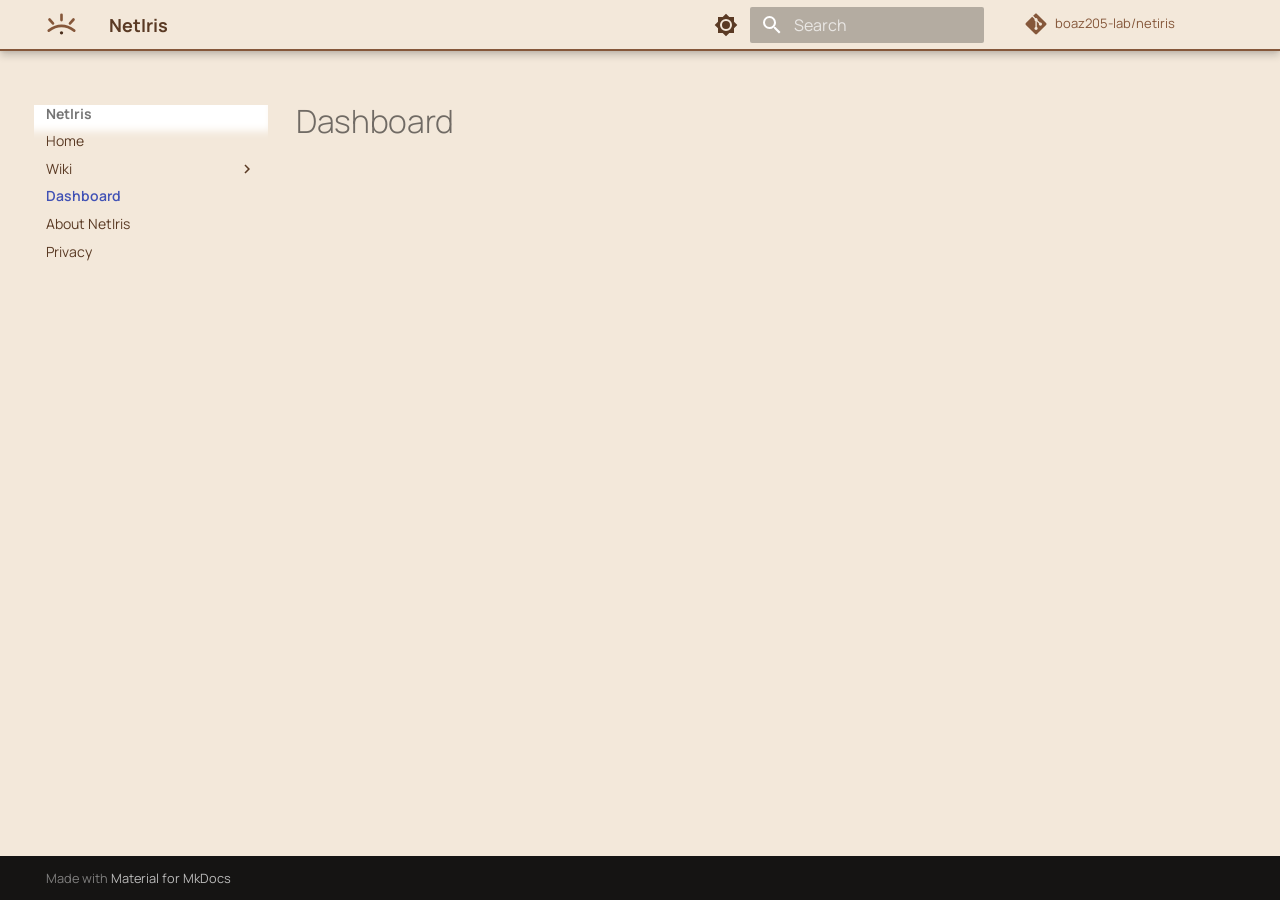
<file: dashboard/index.html>
<!doctype html>
<html lang="en" class="no-js">
  <head>
    
      <meta charset="utf-8">
      <meta name="viewport" content="width=device-width,initial-scale=1">
      
        <meta name="description" content="Cybersecurity awareness and threat intelligence platform focused on the African Contient">
      
      
      
        <link rel="canonical" href="https://boaz205-lab.github.io/netiris/dashboard/">
      
      
        <link rel="prev" href="../about/">
      
      
        <link rel="next" href="../about/">
      
      
        
      
      
      <link rel="icon" href="../assets/img/favicon.svg">
      <meta name="generator" content="mkdocs-1.6.1, mkdocs-material-9.8.2">
    
    
      
        <title>Dashboard - NetIris</title>
      
    
    
      <link rel="stylesheet" href="../assets/stylesheets/main.57a0d79d.min.css">
      
        
        <link rel="stylesheet" href="../assets/stylesheets/palette.fb2fffe2.min.css">
      
      


    
    
      
    
    
      
        
        
        <link rel="preconnect" href="https://fonts.gstatic.com" crossorigin>
        <link rel="stylesheet" href="https://fonts.googleapis.com/css?family=Manrope:300,300i,400,400i,700,700i%7CRoboto+Mono:400,400i,700,700i&display=fallback">
        <style>:root{--md-text-font:"Manrope";--md-code-font:"Roboto Mono"}</style>
      
    
    
      <link rel="stylesheet" href="../assets/css/main.css">
    
    <script>__md_scope=new URL("..",location),__md_hash=e=>[...e].reduce(((e,_)=>(e<<5)-e+_.charCodeAt(0)),0),__md_get=(e,_=localStorage,t=__md_scope)=>JSON.parse(_.getItem(t.pathname+"."+e)),__md_set=(e,_,t=localStorage,a=__md_scope)=>{try{t.setItem(a.pathname+"."+e,JSON.stringify(_))}catch(e){}}</script>
    
      

    
    
  </head>
  
  
    
    
      
    
    
    
    
    <body dir="ltr" data-md-color-scheme="default" data-md-color-primary="custom" data-md-color-accent="custom">
  
    
    <input class="md-toggle" data-md-toggle="drawer" type="checkbox" id="__drawer" autocomplete="off">
    <input class="md-toggle" data-md-toggle="search" type="checkbox" id="__search" autocomplete="off">
    <label class="md-overlay" for="__drawer"></label>
    <div data-md-component="skip">
      
    </div>
    <div data-md-component="announce">
      
    </div>
    
    
      

  

<header class="md-header md-header--shadow" data-md-component="header">
  <nav class="md-header__inner md-grid" aria-label="Header">
    <a href=".." title="NetIris" class="md-header__button md-logo" aria-label="NetIris" data-md-component="logo">
      
  <img src="../assets/img/netiris-mark-light.svg" alt="logo">

    </a>
    <label class="md-header__button md-icon" for="__drawer">
      
      <svg xmlns="http://www.w3.org/2000/svg" viewBox="0 0 24 24"><path d="M3 6h18v2H3zm0 5h18v2H3zm0 5h18v2H3z"/></svg>
    </label>
    <div class="md-header__title" data-md-component="header-title">
      <div class="md-header__ellipsis">
        <div class="md-header__topic">
          <span class="md-ellipsis">
            NetIris
          </span>
        </div>
        <div class="md-header__topic" data-md-component="header-topic">
          <span class="md-ellipsis">
            
              Dashboard
            
          </span>
        </div>
      </div>
    </div>
    
      
        <form class="md-header__option" data-md-component="palette">
  
    
    
    
    <input class="md-option" data-md-color-media="" data-md-color-scheme="default" data-md-color-primary="custom" data-md-color-accent="custom"  aria-label="Switch to dark mode"  type="radio" name="__palette" id="__palette_0">
    
      <label class="md-header__button md-icon" title="Switch to dark mode" for="__palette_1" hidden>
        <svg xmlns="http://www.w3.org/2000/svg" viewBox="0 0 24 24"><path d="M12 8a4 4 0 0 0-4 4 4 4 0 0 0 4 4 4 4 0 0 0 4-4 4 4 0 0 0-4-4m0 10a6 6 0 0 1-6-6 6 6 0 0 1 6-6 6 6 0 0 1 6 6 6 6 0 0 1-6 6m8-9.31V4h-4.69L12 .69 8.69 4H4v4.69L.69 12 4 15.31V20h4.69L12 23.31 15.31 20H20v-4.69L23.31 12z"/></svg>
      </label>
    
  
    
    
    
    <input class="md-option" data-md-color-media="" data-md-color-scheme="default" data-md-color-primary="custom" data-md-color-accent="custom"  aria-label="Switch to light mode"  type="radio" name="__palette" id="__palette_1">
    
      <label class="md-header__button md-icon" title="Switch to light mode" for="__palette_0" hidden>
        <svg xmlns="http://www.w3.org/2000/svg" viewBox="0 0 24 24"><path d="M12 18c-.89 0-1.74-.2-2.5-.55C11.56 16.5 13 14.42 13 12s-1.44-4.5-3.5-5.45C10.26 6.2 11.11 6 12 6a6 6 0 0 1 6 6 6 6 0 0 1-6 6m8-9.31V4h-4.69L12 .69 8.69 4H4v4.69L.69 12 4 15.31V20h4.69L12 23.31 15.31 20H20v-4.69L23.31 12z"/></svg>
      </label>
    
  
</form>
      
    
    
      <script>var palette=__md_get("__palette");if(palette&&palette.color){if("(prefers-color-scheme)"===palette.color.media){var media=matchMedia("(prefers-color-scheme: light)"),input=document.querySelector(media.matches?"[data-md-color-media='(prefers-color-scheme: light)']":"[data-md-color-media='(prefers-color-scheme: dark)']");palette.color.media=input.getAttribute("data-md-color-media"),palette.color.scheme=input.getAttribute("data-md-color-scheme"),palette.color.primary=input.getAttribute("data-md-color-primary"),palette.color.accent=input.getAttribute("data-md-color-accent")}for(var[key,value]of Object.entries(palette.color))document.body.setAttribute("data-md-color-"+key,value)}</script>
    
    
    
      
      
        <label class="md-header__button md-icon" for="__search">
          
          <svg xmlns="http://www.w3.org/2000/svg" viewBox="0 0 24 24"><path d="M9.5 3A6.5 6.5 0 0 1 16 9.5c0 1.61-.59 3.09-1.56 4.23l.27.27h.79l5 5-1.5 1.5-5-5v-.79l-.27-.27A6.52 6.52 0 0 1 9.5 16 6.5 6.5 0 0 1 3 9.5 6.5 6.5 0 0 1 9.5 3m0 2C7 5 5 7 5 9.5S7 14 9.5 14 14 12 14 9.5 12 5 9.5 5"/></svg>
        </label>
        <div class="md-search" data-md-component="search" role="dialog">
  <label class="md-search__overlay" for="__search"></label>
  <div class="md-search__inner" role="search">
    <form class="md-search__form" name="search">
      <input type="text" class="md-search__input" name="query" aria-label="Search" placeholder="Search" autocapitalize="off" autocorrect="off" autocomplete="off" spellcheck="false" data-md-component="search-query" required>
      <label class="md-search__icon md-icon" for="__search">
        
        <svg xmlns="http://www.w3.org/2000/svg" viewBox="0 0 24 24"><path d="M9.5 3A6.5 6.5 0 0 1 16 9.5c0 1.61-.59 3.09-1.56 4.23l.27.27h.79l5 5-1.5 1.5-5-5v-.79l-.27-.27A6.52 6.52 0 0 1 9.5 16 6.5 6.5 0 0 1 3 9.5 6.5 6.5 0 0 1 9.5 3m0 2C7 5 5 7 5 9.5S7 14 9.5 14 14 12 14 9.5 12 5 9.5 5"/></svg>
        
        <svg xmlns="http://www.w3.org/2000/svg" viewBox="0 0 24 24"><path d="M20 11v2H8l5.5 5.5-1.42 1.42L4.16 12l7.92-7.92L13.5 5.5 8 11z"/></svg>
      </label>
      <nav class="md-search__options" aria-label="Search">
        
        <button type="reset" class="md-search__icon md-icon" title="Clear" aria-label="Clear" tabindex="-1">
          
          <svg xmlns="http://www.w3.org/2000/svg" viewBox="0 0 24 24"><path d="M19 6.41 17.59 5 12 10.59 6.41 5 5 6.41 10.59 12 5 17.59 6.41 19 12 13.41 17.59 19 19 17.59 13.41 12z"/></svg>
        </button>
      </nav>
      
        <div class="md-search__suggest" data-md-component="search-suggest"></div>
      
    </form>
    <div class="md-search__output">
      <div class="md-search__scrollwrap" tabindex="0" data-md-scrollfix>
        <div class="md-search-result" data-md-component="search-result">
          <div class="md-search-result__meta">
            Initializing search
          </div>
          <ol class="md-search-result__list" role="presentation"></ol>
        </div>
      </div>
    </div>
  </div>
</div>
      
    
    
      <div class="md-header__source">
        <a href="https://github.com/boaz205-lab/netiris" title="Go to repository" class="md-source" data-md-component="source">
  <div class="md-source__icon md-icon">
    
    <svg xmlns="http://www.w3.org/2000/svg" viewBox="0 0 448 512"><!--! Font Awesome Free 7.1.0 by @fontawesome - https://fontawesome.com License - https://fontawesome.com/license/free (Icons: CC BY 4.0, Fonts: SIL OFL 1.1, Code: MIT License) Copyright 2025 Fonticons, Inc.--><path d="M439.6 236.1 244 40.5c-5.4-5.5-12.8-8.5-20.4-8.5s-15 3-20.4 8.4L162.5 81l51.5 51.5c27.1-9.1 52.7 16.8 43.4 43.7l49.7 49.7c34.2-11.8 61.2 31 35.5 56.7-26.5 26.5-70.2-2.9-56-37.3L240.3 199v121.9c25.3 12.5 22.3 41.8 9.1 55-6.4 6.4-15.2 10.1-24.3 10.1s-17.8-3.6-24.3-10.1c-17.6-17.6-11.1-46.9 11.2-56v-123c-20.8-8.5-24.6-30.7-18.6-45L142.6 101 8.5 235.1C3 240.6 0 247.9 0 255.5s3 15 8.5 20.4l195.6 195.7c5.4 5.4 12.7 8.4 20.4 8.4s15-3 20.4-8.4l194.7-194.7c5.4-5.4 8.4-12.8 8.4-20.4s-3-15-8.4-20.4"/></svg>
  </div>
  <div class="md-source__repository">
    boaz205-lab/netiris
  </div>
</a>
      </div>
    
  </nav>
  
</header>
    
    <div class="md-container" data-md-component="container">
      
      
        
          
        
      
      <main class="md-main" data-md-component="main">
        <div class="md-main__inner md-grid">
          
            
              
              <div class="md-sidebar md-sidebar--primary" data-md-component="sidebar" data-md-type="navigation" >
                <div class="md-sidebar__scrollwrap">
                  <div class="md-sidebar__inner">
                    



<nav class="md-nav md-nav--primary" aria-label="Navigation" data-md-level="0">
  <label class="md-nav__title" for="__drawer">
    <a href=".." title="NetIris" class="md-nav__button md-logo" aria-label="NetIris" data-md-component="logo">
      
  <img src="../assets/img/netiris-mark-light.svg" alt="logo">

    </a>
    NetIris
  </label>
  
    <div class="md-nav__source">
      <a href="https://github.com/boaz205-lab/netiris" title="Go to repository" class="md-source" data-md-component="source">
  <div class="md-source__icon md-icon">
    
    <svg xmlns="http://www.w3.org/2000/svg" viewBox="0 0 448 512"><!--! Font Awesome Free 7.1.0 by @fontawesome - https://fontawesome.com License - https://fontawesome.com/license/free (Icons: CC BY 4.0, Fonts: SIL OFL 1.1, Code: MIT License) Copyright 2025 Fonticons, Inc.--><path d="M439.6 236.1 244 40.5c-5.4-5.5-12.8-8.5-20.4-8.5s-15 3-20.4 8.4L162.5 81l51.5 51.5c27.1-9.1 52.7 16.8 43.4 43.7l49.7 49.7c34.2-11.8 61.2 31 35.5 56.7-26.5 26.5-70.2-2.9-56-37.3L240.3 199v121.9c25.3 12.5 22.3 41.8 9.1 55-6.4 6.4-15.2 10.1-24.3 10.1s-17.8-3.6-24.3-10.1c-17.6-17.6-11.1-46.9 11.2-56v-123c-20.8-8.5-24.6-30.7-18.6-45L142.6 101 8.5 235.1C3 240.6 0 247.9 0 255.5s3 15 8.5 20.4l195.6 195.7c5.4 5.4 12.7 8.4 20.4 8.4s15-3 20.4-8.4l194.7-194.7c5.4-5.4 8.4-12.8 8.4-20.4s-3-15-8.4-20.4"/></svg>
  </div>
  <div class="md-source__repository">
    boaz205-lab/netiris
  </div>
</a>
    </div>
  
  <ul class="md-nav__list" data-md-scrollfix>
    
      
      
  
  
  
  
    <li class="md-nav__item">
      <a href=".." class="md-nav__link">
        
  
  
  <span class="md-ellipsis">
    
  
    Home
  

    
  </span>
  
  

      </a>
    </li>
  

    
      
      
  
  
  
  
    
    
    
    
    
    <li class="md-nav__item md-nav__item--nested">
      
        
        
        <input class="md-nav__toggle md-toggle " type="checkbox" id="__nav_2" >
        
          
          <label class="md-nav__link" for="__nav_2" id="__nav_2_label" tabindex="0">
            
  
  
  <span class="md-ellipsis">
    
  
    Wiki
  

    
  </span>
  
  

            <span class="md-nav__icon md-icon"></span>
          </label>
        
        <nav class="md-nav" data-md-level="1" aria-labelledby="__nav_2_label" aria-expanded="false">
          <label class="md-nav__title" for="__nav_2">
            <span class="md-nav__icon md-icon"></span>
            
  
    Wiki
  

          </label>
          <ul class="md-nav__list" data-md-scrollfix>
            
              
                
  
  
  
  
    <li class="md-nav__item">
      <a href=".." class="md-nav__link">
        
  
  
  <span class="md-ellipsis">
    
  
    Home
  

    
  </span>
  
  

      </a>
    </li>
  

              
            
              
                
  
  
  
  
    <li class="md-nav__item">
      <a href="../wiki/phishing/" class="md-nav__link">
        
  
  
  <span class="md-ellipsis">
    
  
    Understanding Smishing and Mobile Money Fraud
  

    
  </span>
  
  

      </a>
    </li>
  

              
            
              
                
  
  
  
  
    <li class="md-nav__item">
      <a href="../data_sources/" class="md-nav__link">
        
  
  
  <span class="md-ellipsis">
    
  
    Data Sources
  

    
  </span>
  
  

      </a>
    </li>
  

              
            
              
                
  
  
  
  
    <li class="md-nav__item">
      <a href="../about/" class="md-nav__link">
        
  
  
  <span class="md-ellipsis">
    
  
    About NetIris
  

    
  </span>
  
  

      </a>
    </li>
  

              
            
          </ul>
        </nav>
      
    </li>
  

    
      
      
  
  
    
  
  
  
    <li class="md-nav__item md-nav__item--active">
      
      <input class="md-nav__toggle md-toggle" type="checkbox" id="__toc">
      
      
      
      <a href="./" class="md-nav__link md-nav__link--active">
        
  
  
  <span class="md-ellipsis">
    
  
    Dashboard
  

    
  </span>
  
  

      </a>
      
    </li>
  

    
      
      
  
  
  
  
    <li class="md-nav__item">
      <a href="../about/" class="md-nav__link">
        
  
  
  <span class="md-ellipsis">
    
  
    About NetIris
  

    
  </span>
  
  

      </a>
    </li>
  

    
      
      
  
  
  
  
    <li class="md-nav__item">
      <a href="../privacy/" class="md-nav__link">
        
  
  
  <span class="md-ellipsis">
    
  
    Privacy
  

    
  </span>
  
  

      </a>
    </li>
  

    
  </ul>
</nav>
                  </div>
                </div>
              </div>
            
            
              
              <div class="md-sidebar md-sidebar--secondary" data-md-component="sidebar" data-md-type="toc" >
                <div class="md-sidebar__scrollwrap">
                  <div class="md-sidebar__inner">
                    

<nav class="md-nav md-nav--secondary" aria-label="Table of contents">
  
  
  
  
</nav>
                  </div>
                </div>
              </div>
            
          
          
            <div class="md-content" data-md-component="content">
              
              <article class="md-content__inner md-typeset">
                
                  


  
  


  <h1>Dashboard</h1>














                
              </article>
            </div>
          
          
<script>var target=document.getElementById(location.hash.slice(1));target&&target.name&&(target.checked=target.name.startsWith("__tabbed_"))</script>
        </div>
        
          <button type="button" class="md-top md-icon" data-md-component="top" hidden>
  
  <svg xmlns="http://www.w3.org/2000/svg" viewBox="0 0 24 24"><path d="M13 20h-2V8l-5.5 5.5-1.42-1.42L12 4.16l7.92 7.92-1.42 1.42L13 8z"/></svg>
  Back to top
</button>
        
      </main>
      
        <footer class="md-footer">
  
  <div class="md-footer-meta md-typeset">
    <div class="md-footer-meta__inner md-grid">
      <div class="md-copyright">
  
  
    Made with
    <a href="https://squidfunk.github.io/mkdocs-material/" target="_blank" rel="noopener">
      Material for MkDocs
    </a>
  
</div>
      
    </div>
  </div>
</footer>
      
    </div>
    <div class="md-dialog" data-md-component="dialog">
      <div class="md-dialog__inner md-typeset"></div>
    </div>
    
    
    
      
      
      <script id="__config" type="application/json">{"annotate": null, "base": "..", "features": ["navigation.instant", "navigation.tracking", "navigation.top", "search.suggest", "search.highlight"], "search": "../assets/javascripts/workers/search.a7633da7.min.js", "tags": null, "translations": {"clipboard.copied": "Copied to clipboard", "clipboard.copy": "Copy to clipboard", "search.result.more.one": "1 more on this page", "search.result.more.other": "# more on this page", "search.result.none": "No matching documents", "search.result.one": "1 matching document", "search.result.other": "# matching documents", "search.result.placeholder": "Type to start searching", "search.result.term.missing": "Missing", "select.version": "Select version"}, "version": null}</script>
    
    
      <script src="../assets/javascripts/bundle.a5f9d56c.min.js"></script>
      
    
  </body>
</html>
</file>
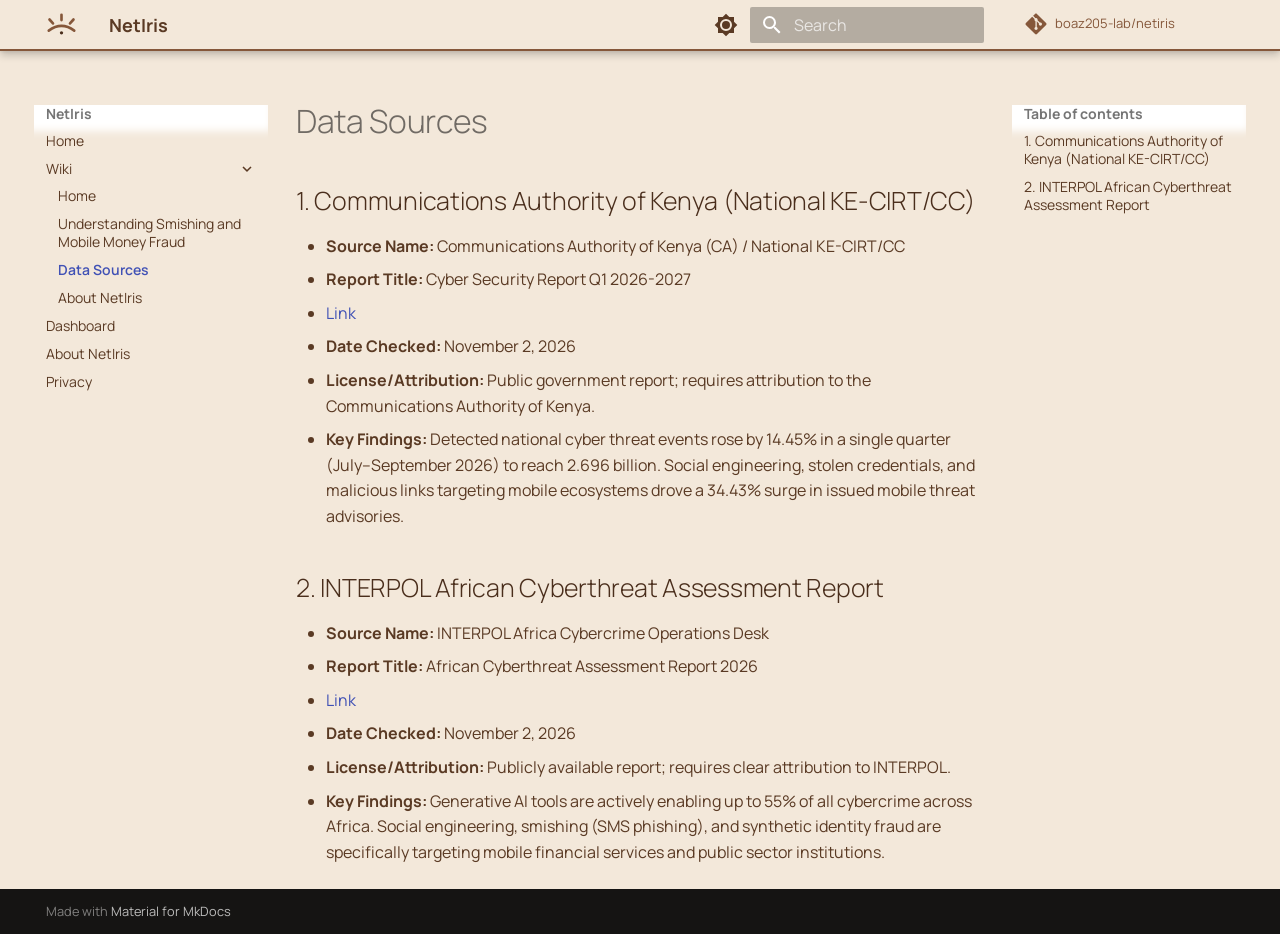
<file: data_sources/index.html>
<!doctype html>
<html lang="en" class="no-js">
  <head>
    
      <meta charset="utf-8">
      <meta name="viewport" content="width=device-width,initial-scale=1">
      
        <meta name="description" content="Cybersecurity awareness and threat intelligence platform focused on the African Contient">
      
      
      
        <link rel="canonical" href="https://boaz205-lab.github.io/netiris/data_sources/">
      
      
        <link rel="prev" href="../wiki/phishing/">
      
      
        <link rel="next" href="../about/">
      
      
        
      
      
      <link rel="icon" href="../assets/img/favicon.svg">
      <meta name="generator" content="mkdocs-1.6.1, mkdocs-material-9.8.2">
    
    
      
        <title>Data Sources - NetIris</title>
      
    
    
      <link rel="stylesheet" href="../assets/stylesheets/main.57a0d79d.min.css">
      
        
        <link rel="stylesheet" href="../assets/stylesheets/palette.fb2fffe2.min.css">
      
      


    
    
      
    
    
      
        
        
        <link rel="preconnect" href="https://fonts.gstatic.com" crossorigin>
        <link rel="stylesheet" href="https://fonts.googleapis.com/css?family=Manrope:300,300i,400,400i,700,700i%7CRoboto+Mono:400,400i,700,700i&display=fallback">
        <style>:root{--md-text-font:"Manrope";--md-code-font:"Roboto Mono"}</style>
      
    
    
      <link rel="stylesheet" href="../assets/css/main.css">
    
    <script>__md_scope=new URL("..",location),__md_hash=e=>[...e].reduce(((e,_)=>(e<<5)-e+_.charCodeAt(0)),0),__md_get=(e,_=localStorage,t=__md_scope)=>JSON.parse(_.getItem(t.pathname+"."+e)),__md_set=(e,_,t=localStorage,a=__md_scope)=>{try{t.setItem(a.pathname+"."+e,JSON.stringify(_))}catch(e){}}</script>
    
      

    
    
  </head>
  
  
    
    
      
    
    
    
    
    <body dir="ltr" data-md-color-scheme="default" data-md-color-primary="custom" data-md-color-accent="custom">
  
    
    <input class="md-toggle" data-md-toggle="drawer" type="checkbox" id="__drawer" autocomplete="off">
    <input class="md-toggle" data-md-toggle="search" type="checkbox" id="__search" autocomplete="off">
    <label class="md-overlay" for="__drawer"></label>
    <div data-md-component="skip">
      
        
        <a href="#data-sources" class="md-skip">
          Skip to content
        </a>
      
    </div>
    <div data-md-component="announce">
      
    </div>
    
    
      

  

<header class="md-header md-header--shadow" data-md-component="header">
  <nav class="md-header__inner md-grid" aria-label="Header">
    <a href=".." title="NetIris" class="md-header__button md-logo" aria-label="NetIris" data-md-component="logo">
      
  <img src="../assets/img/netiris-mark-light.svg" alt="logo">

    </a>
    <label class="md-header__button md-icon" for="__drawer">
      
      <svg xmlns="http://www.w3.org/2000/svg" viewBox="0 0 24 24"><path d="M3 6h18v2H3zm0 5h18v2H3zm0 5h18v2H3z"/></svg>
    </label>
    <div class="md-header__title" data-md-component="header-title">
      <div class="md-header__ellipsis">
        <div class="md-header__topic">
          <span class="md-ellipsis">
            NetIris
          </span>
        </div>
        <div class="md-header__topic" data-md-component="header-topic">
          <span class="md-ellipsis">
            
              Data Sources
            
          </span>
        </div>
      </div>
    </div>
    
      
        <form class="md-header__option" data-md-component="palette">
  
    
    
    
    <input class="md-option" data-md-color-media="" data-md-color-scheme="default" data-md-color-primary="custom" data-md-color-accent="custom"  aria-label="Switch to dark mode"  type="radio" name="__palette" id="__palette_0">
    
      <label class="md-header__button md-icon" title="Switch to dark mode" for="__palette_1" hidden>
        <svg xmlns="http://www.w3.org/2000/svg" viewBox="0 0 24 24"><path d="M12 8a4 4 0 0 0-4 4 4 4 0 0 0 4 4 4 4 0 0 0 4-4 4 4 0 0 0-4-4m0 10a6 6 0 0 1-6-6 6 6 0 0 1 6-6 6 6 0 0 1 6 6 6 6 0 0 1-6 6m8-9.31V4h-4.69L12 .69 8.69 4H4v4.69L.69 12 4 15.31V20h4.69L12 23.31 15.31 20H20v-4.69L23.31 12z"/></svg>
      </label>
    
  
    
    
    
    <input class="md-option" data-md-color-media="" data-md-color-scheme="default" data-md-color-primary="custom" data-md-color-accent="custom"  aria-label="Switch to light mode"  type="radio" name="__palette" id="__palette_1">
    
      <label class="md-header__button md-icon" title="Switch to light mode" for="__palette_0" hidden>
        <svg xmlns="http://www.w3.org/2000/svg" viewBox="0 0 24 24"><path d="M12 18c-.89 0-1.74-.2-2.5-.55C11.56 16.5 13 14.42 13 12s-1.44-4.5-3.5-5.45C10.26 6.2 11.11 6 12 6a6 6 0 0 1 6 6 6 6 0 0 1-6 6m8-9.31V4h-4.69L12 .69 8.69 4H4v4.69L.69 12 4 15.31V20h4.69L12 23.31 15.31 20H20v-4.69L23.31 12z"/></svg>
      </label>
    
  
</form>
      
    
    
      <script>var palette=__md_get("__palette");if(palette&&palette.color){if("(prefers-color-scheme)"===palette.color.media){var media=matchMedia("(prefers-color-scheme: light)"),input=document.querySelector(media.matches?"[data-md-color-media='(prefers-color-scheme: light)']":"[data-md-color-media='(prefers-color-scheme: dark)']");palette.color.media=input.getAttribute("data-md-color-media"),palette.color.scheme=input.getAttribute("data-md-color-scheme"),palette.color.primary=input.getAttribute("data-md-color-primary"),palette.color.accent=input.getAttribute("data-md-color-accent")}for(var[key,value]of Object.entries(palette.color))document.body.setAttribute("data-md-color-"+key,value)}</script>
    
    
    
      
      
        <label class="md-header__button md-icon" for="__search">
          
          <svg xmlns="http://www.w3.org/2000/svg" viewBox="0 0 24 24"><path d="M9.5 3A6.5 6.5 0 0 1 16 9.5c0 1.61-.59 3.09-1.56 4.23l.27.27h.79l5 5-1.5 1.5-5-5v-.79l-.27-.27A6.52 6.52 0 0 1 9.5 16 6.5 6.5 0 0 1 3 9.5 6.5 6.5 0 0 1 9.5 3m0 2C7 5 5 7 5 9.5S7 14 9.5 14 14 12 14 9.5 12 5 9.5 5"/></svg>
        </label>
        <div class="md-search" data-md-component="search" role="dialog">
  <label class="md-search__overlay" for="__search"></label>
  <div class="md-search__inner" role="search">
    <form class="md-search__form" name="search">
      <input type="text" class="md-search__input" name="query" aria-label="Search" placeholder="Search" autocapitalize="off" autocorrect="off" autocomplete="off" spellcheck="false" data-md-component="search-query" required>
      <label class="md-search__icon md-icon" for="__search">
        
        <svg xmlns="http://www.w3.org/2000/svg" viewBox="0 0 24 24"><path d="M9.5 3A6.5 6.5 0 0 1 16 9.5c0 1.61-.59 3.09-1.56 4.23l.27.27h.79l5 5-1.5 1.5-5-5v-.79l-.27-.27A6.52 6.52 0 0 1 9.5 16 6.5 6.5 0 0 1 3 9.5 6.5 6.5 0 0 1 9.5 3m0 2C7 5 5 7 5 9.5S7 14 9.5 14 14 12 14 9.5 12 5 9.5 5"/></svg>
        
        <svg xmlns="http://www.w3.org/2000/svg" viewBox="0 0 24 24"><path d="M20 11v2H8l5.5 5.5-1.42 1.42L4.16 12l7.92-7.92L13.5 5.5 8 11z"/></svg>
      </label>
      <nav class="md-search__options" aria-label="Search">
        
        <button type="reset" class="md-search__icon md-icon" title="Clear" aria-label="Clear" tabindex="-1">
          
          <svg xmlns="http://www.w3.org/2000/svg" viewBox="0 0 24 24"><path d="M19 6.41 17.59 5 12 10.59 6.41 5 5 6.41 10.59 12 5 17.59 6.41 19 12 13.41 17.59 19 19 17.59 13.41 12z"/></svg>
        </button>
      </nav>
      
        <div class="md-search__suggest" data-md-component="search-suggest"></div>
      
    </form>
    <div class="md-search__output">
      <div class="md-search__scrollwrap" tabindex="0" data-md-scrollfix>
        <div class="md-search-result" data-md-component="search-result">
          <div class="md-search-result__meta">
            Initializing search
          </div>
          <ol class="md-search-result__list" role="presentation"></ol>
        </div>
      </div>
    </div>
  </div>
</div>
      
    
    
      <div class="md-header__source">
        <a href="https://github.com/boaz205-lab/netiris" title="Go to repository" class="md-source" data-md-component="source">
  <div class="md-source__icon md-icon">
    
    <svg xmlns="http://www.w3.org/2000/svg" viewBox="0 0 448 512"><!--! Font Awesome Free 7.1.0 by @fontawesome - https://fontawesome.com License - https://fontawesome.com/license/free (Icons: CC BY 4.0, Fonts: SIL OFL 1.1, Code: MIT License) Copyright 2025 Fonticons, Inc.--><path d="M439.6 236.1 244 40.5c-5.4-5.5-12.8-8.5-20.4-8.5s-15 3-20.4 8.4L162.5 81l51.5 51.5c27.1-9.1 52.7 16.8 43.4 43.7l49.7 49.7c34.2-11.8 61.2 31 35.5 56.7-26.5 26.5-70.2-2.9-56-37.3L240.3 199v121.9c25.3 12.5 22.3 41.8 9.1 55-6.4 6.4-15.2 10.1-24.3 10.1s-17.8-3.6-24.3-10.1c-17.6-17.6-11.1-46.9 11.2-56v-123c-20.8-8.5-24.6-30.7-18.6-45L142.6 101 8.5 235.1C3 240.6 0 247.9 0 255.5s3 15 8.5 20.4l195.6 195.7c5.4 5.4 12.7 8.4 20.4 8.4s15-3 20.4-8.4l194.7-194.7c5.4-5.4 8.4-12.8 8.4-20.4s-3-15-8.4-20.4"/></svg>
  </div>
  <div class="md-source__repository">
    boaz205-lab/netiris
  </div>
</a>
      </div>
    
  </nav>
  
</header>
    
    <div class="md-container" data-md-component="container">
      
      
        
          
        
      
      <main class="md-main" data-md-component="main">
        <div class="md-main__inner md-grid">
          
            
              
              <div class="md-sidebar md-sidebar--primary" data-md-component="sidebar" data-md-type="navigation" >
                <div class="md-sidebar__scrollwrap">
                  <div class="md-sidebar__inner">
                    



<nav class="md-nav md-nav--primary" aria-label="Navigation" data-md-level="0">
  <label class="md-nav__title" for="__drawer">
    <a href=".." title="NetIris" class="md-nav__button md-logo" aria-label="NetIris" data-md-component="logo">
      
  <img src="../assets/img/netiris-mark-light.svg" alt="logo">

    </a>
    NetIris
  </label>
  
    <div class="md-nav__source">
      <a href="https://github.com/boaz205-lab/netiris" title="Go to repository" class="md-source" data-md-component="source">
  <div class="md-source__icon md-icon">
    
    <svg xmlns="http://www.w3.org/2000/svg" viewBox="0 0 448 512"><!--! Font Awesome Free 7.1.0 by @fontawesome - https://fontawesome.com License - https://fontawesome.com/license/free (Icons: CC BY 4.0, Fonts: SIL OFL 1.1, Code: MIT License) Copyright 2025 Fonticons, Inc.--><path d="M439.6 236.1 244 40.5c-5.4-5.5-12.8-8.5-20.4-8.5s-15 3-20.4 8.4L162.5 81l51.5 51.5c27.1-9.1 52.7 16.8 43.4 43.7l49.7 49.7c34.2-11.8 61.2 31 35.5 56.7-26.5 26.5-70.2-2.9-56-37.3L240.3 199v121.9c25.3 12.5 22.3 41.8 9.1 55-6.4 6.4-15.2 10.1-24.3 10.1s-17.8-3.6-24.3-10.1c-17.6-17.6-11.1-46.9 11.2-56v-123c-20.8-8.5-24.6-30.7-18.6-45L142.6 101 8.5 235.1C3 240.6 0 247.9 0 255.5s3 15 8.5 20.4l195.6 195.7c5.4 5.4 12.7 8.4 20.4 8.4s15-3 20.4-8.4l194.7-194.7c5.4-5.4 8.4-12.8 8.4-20.4s-3-15-8.4-20.4"/></svg>
  </div>
  <div class="md-source__repository">
    boaz205-lab/netiris
  </div>
</a>
    </div>
  
  <ul class="md-nav__list" data-md-scrollfix>
    
      
      
  
  
  
  
    <li class="md-nav__item">
      <a href=".." class="md-nav__link">
        
  
  
  <span class="md-ellipsis">
    
  
    Home
  

    
  </span>
  
  

      </a>
    </li>
  

    
      
      
  
  
    
  
  
  
    
    
    
    
    
    <li class="md-nav__item md-nav__item--active md-nav__item--nested">
      
        
        
        <input class="md-nav__toggle md-toggle " type="checkbox" id="__nav_2" checked>
        
          
          <label class="md-nav__link" for="__nav_2" id="__nav_2_label" tabindex="0">
            
  
  
  <span class="md-ellipsis">
    
  
    Wiki
  

    
  </span>
  
  

            <span class="md-nav__icon md-icon"></span>
          </label>
        
        <nav class="md-nav" data-md-level="1" aria-labelledby="__nav_2_label" aria-expanded="true">
          <label class="md-nav__title" for="__nav_2">
            <span class="md-nav__icon md-icon"></span>
            
  
    Wiki
  

          </label>
          <ul class="md-nav__list" data-md-scrollfix>
            
              
                
  
  
  
  
    <li class="md-nav__item">
      <a href=".." class="md-nav__link">
        
  
  
  <span class="md-ellipsis">
    
  
    Home
  

    
  </span>
  
  

      </a>
    </li>
  

              
            
              
                
  
  
  
  
    <li class="md-nav__item">
      <a href="../wiki/phishing/" class="md-nav__link">
        
  
  
  <span class="md-ellipsis">
    
  
    Understanding Smishing and Mobile Money Fraud
  

    
  </span>
  
  

      </a>
    </li>
  

              
            
              
                
  
  
    
  
  
  
    <li class="md-nav__item md-nav__item--active">
      
      <input class="md-nav__toggle md-toggle" type="checkbox" id="__toc">
      
      
        
      
      
        <label class="md-nav__link md-nav__link--active" for="__toc">
          
  
  
  <span class="md-ellipsis">
    
  
    Data Sources
  

    
  </span>
  
  

          <span class="md-nav__icon md-icon"></span>
        </label>
      
      <a href="./" class="md-nav__link md-nav__link--active">
        
  
  
  <span class="md-ellipsis">
    
  
    Data Sources
  

    
  </span>
  
  

      </a>
      
        

<nav class="md-nav md-nav--secondary" aria-label="Table of contents">
  
  
  
    
  
  
    <label class="md-nav__title" for="__toc">
      <span class="md-nav__icon md-icon"></span>
      Table of contents
    </label>
    <ul class="md-nav__list" data-md-component="toc" data-md-scrollfix>
      
        <li class="md-nav__item">
  <a href="#1-communications-authority-of-kenya-national-ke-cirtcc" class="md-nav__link">
    <span class="md-ellipsis">
      
        1. Communications Authority of Kenya (National KE-CIRT/CC)
      
    </span>
  </a>
  
</li>
      
        <li class="md-nav__item">
  <a href="#2-interpol-african-cyberthreat-assessment-report" class="md-nav__link">
    <span class="md-ellipsis">
      
        2. INTERPOL African Cyberthreat Assessment Report
      
    </span>
  </a>
  
</li>
      
    </ul>
  
</nav>
      
    </li>
  

              
            
              
                
  
  
  
  
    <li class="md-nav__item">
      <a href="../about/" class="md-nav__link">
        
  
  
  <span class="md-ellipsis">
    
  
    About NetIris
  

    
  </span>
  
  

      </a>
    </li>
  

              
            
          </ul>
        </nav>
      
    </li>
  

    
      
      
  
  
  
  
    <li class="md-nav__item">
      <a href="../dashboard/" class="md-nav__link">
        
  
  
  <span class="md-ellipsis">
    
  
    Dashboard
  

    
  </span>
  
  

      </a>
    </li>
  

    
      
      
  
  
  
  
    <li class="md-nav__item">
      <a href="../about/" class="md-nav__link">
        
  
  
  <span class="md-ellipsis">
    
  
    About NetIris
  

    
  </span>
  
  

      </a>
    </li>
  

    
      
      
  
  
  
  
    <li class="md-nav__item">
      <a href="../privacy/" class="md-nav__link">
        
  
  
  <span class="md-ellipsis">
    
  
    Privacy
  

    
  </span>
  
  

      </a>
    </li>
  

    
  </ul>
</nav>
                  </div>
                </div>
              </div>
            
            
              
              <div class="md-sidebar md-sidebar--secondary" data-md-component="sidebar" data-md-type="toc" >
                <div class="md-sidebar__scrollwrap">
                  <div class="md-sidebar__inner">
                    

<nav class="md-nav md-nav--secondary" aria-label="Table of contents">
  
  
  
    
  
  
    <label class="md-nav__title" for="__toc">
      <span class="md-nav__icon md-icon"></span>
      Table of contents
    </label>
    <ul class="md-nav__list" data-md-component="toc" data-md-scrollfix>
      
        <li class="md-nav__item">
  <a href="#1-communications-authority-of-kenya-national-ke-cirtcc" class="md-nav__link">
    <span class="md-ellipsis">
      
        1. Communications Authority of Kenya (National KE-CIRT/CC)
      
    </span>
  </a>
  
</li>
      
        <li class="md-nav__item">
  <a href="#2-interpol-african-cyberthreat-assessment-report" class="md-nav__link">
    <span class="md-ellipsis">
      
        2. INTERPOL African Cyberthreat Assessment Report
      
    </span>
  </a>
  
</li>
      
    </ul>
  
</nav>
                  </div>
                </div>
              </div>
            
          
          
            <div class="md-content" data-md-component="content">
              
              <article class="md-content__inner md-typeset">
                
                  


  
  


<h1 id="data-sources">Data Sources</h1>
<h2 id="1-communications-authority-of-kenya-national-ke-cirtcc">1. Communications Authority of Kenya (National KE-CIRT/CC)</h2>
<ul>
<li><strong>Source Name:</strong> Communications Authority of Kenya (CA) / National KE-CIRT/CC</li>
<li><strong>Report Title:</strong> Cyber Security Report Q1 2026-2027</li>
<li><a href="https://www.ca.go.ke/sites/default/files/2026-10Cyber%20Security%20Report%20Q1%202026-2027.pdf">Link</a></li>
<li><strong>Date Checked:</strong> November 2, 2026</li>
<li><strong>License/Attribution:</strong> Public government report; requires attribution to the Communications Authority of Kenya.</li>
<li><strong>Key Findings:</strong> Detected national cyber threat events rose by 14.45% in a single quarter (July–September 2026) to reach 2.696 billion. Social engineering, stolen credentials, and malicious links targeting mobile ecosystems drove a 34.43% surge in issued mobile threat advisories.</li>
</ul>
<h2 id="2-interpol-african-cyberthreat-assessment-report">2. INTERPOL African Cyberthreat Assessment Report</h2>
<ul>
<li><strong>Source Name:</strong> INTERPOL Africa Cybercrime Operations Desk</li>
<li><strong>Report Title:</strong> African Cyberthreat Assessment Report 2026</li>
<li><a href="https://www.interpol.int/Media/Documents/Publications/Cybercrime/African-Cyberthreat-Assessment-Report-2026">Link</a></li>
<li><strong>Date Checked:</strong> November 2, 2026</li>
<li><strong>License/Attribution:</strong> Publicly available report; requires clear attribution to INTERPOL.</li>
<li><strong>Key Findings:</strong> Generative AI tools are actively enabling up to 55% of all cybercrime across Africa. Social engineering, smishing (SMS phishing), and synthetic identity fraud are specifically targeting mobile financial services and public sector institutions.</li>
</ul>












                
              </article>
            </div>
          
          
<script>var target=document.getElementById(location.hash.slice(1));target&&target.name&&(target.checked=target.name.startsWith("__tabbed_"))</script>
        </div>
        
          <button type="button" class="md-top md-icon" data-md-component="top" hidden>
  
  <svg xmlns="http://www.w3.org/2000/svg" viewBox="0 0 24 24"><path d="M13 20h-2V8l-5.5 5.5-1.42-1.42L12 4.16l7.92 7.92-1.42 1.42L13 8z"/></svg>
  Back to top
</button>
        
      </main>
      
        <footer class="md-footer">
  
  <div class="md-footer-meta md-typeset">
    <div class="md-footer-meta__inner md-grid">
      <div class="md-copyright">
  
  
    Made with
    <a href="https://squidfunk.github.io/mkdocs-material/" target="_blank" rel="noopener">
      Material for MkDocs
    </a>
  
</div>
      
    </div>
  </div>
</footer>
      
    </div>
    <div class="md-dialog" data-md-component="dialog">
      <div class="md-dialog__inner md-typeset"></div>
    </div>
    
    
    
      
      
      <script id="__config" type="application/json">{"annotate": null, "base": "..", "features": ["navigation.instant", "navigation.tracking", "navigation.top", "search.suggest", "search.highlight"], "search": "../assets/javascripts/workers/search.a7633da7.min.js", "tags": null, "translations": {"clipboard.copied": "Copied to clipboard", "clipboard.copy": "Copy to clipboard", "search.result.more.one": "1 more on this page", "search.result.more.other": "# more on this page", "search.result.none": "No matching documents", "search.result.one": "1 matching document", "search.result.other": "# matching documents", "search.result.placeholder": "Type to start searching", "search.result.term.missing": "Missing", "select.version": "Select version"}, "version": null}</script>
    
    
      <script src="../assets/javascripts/bundle.a5f9d56c.min.js"></script>
      
    
  </body>
</html>
</file>
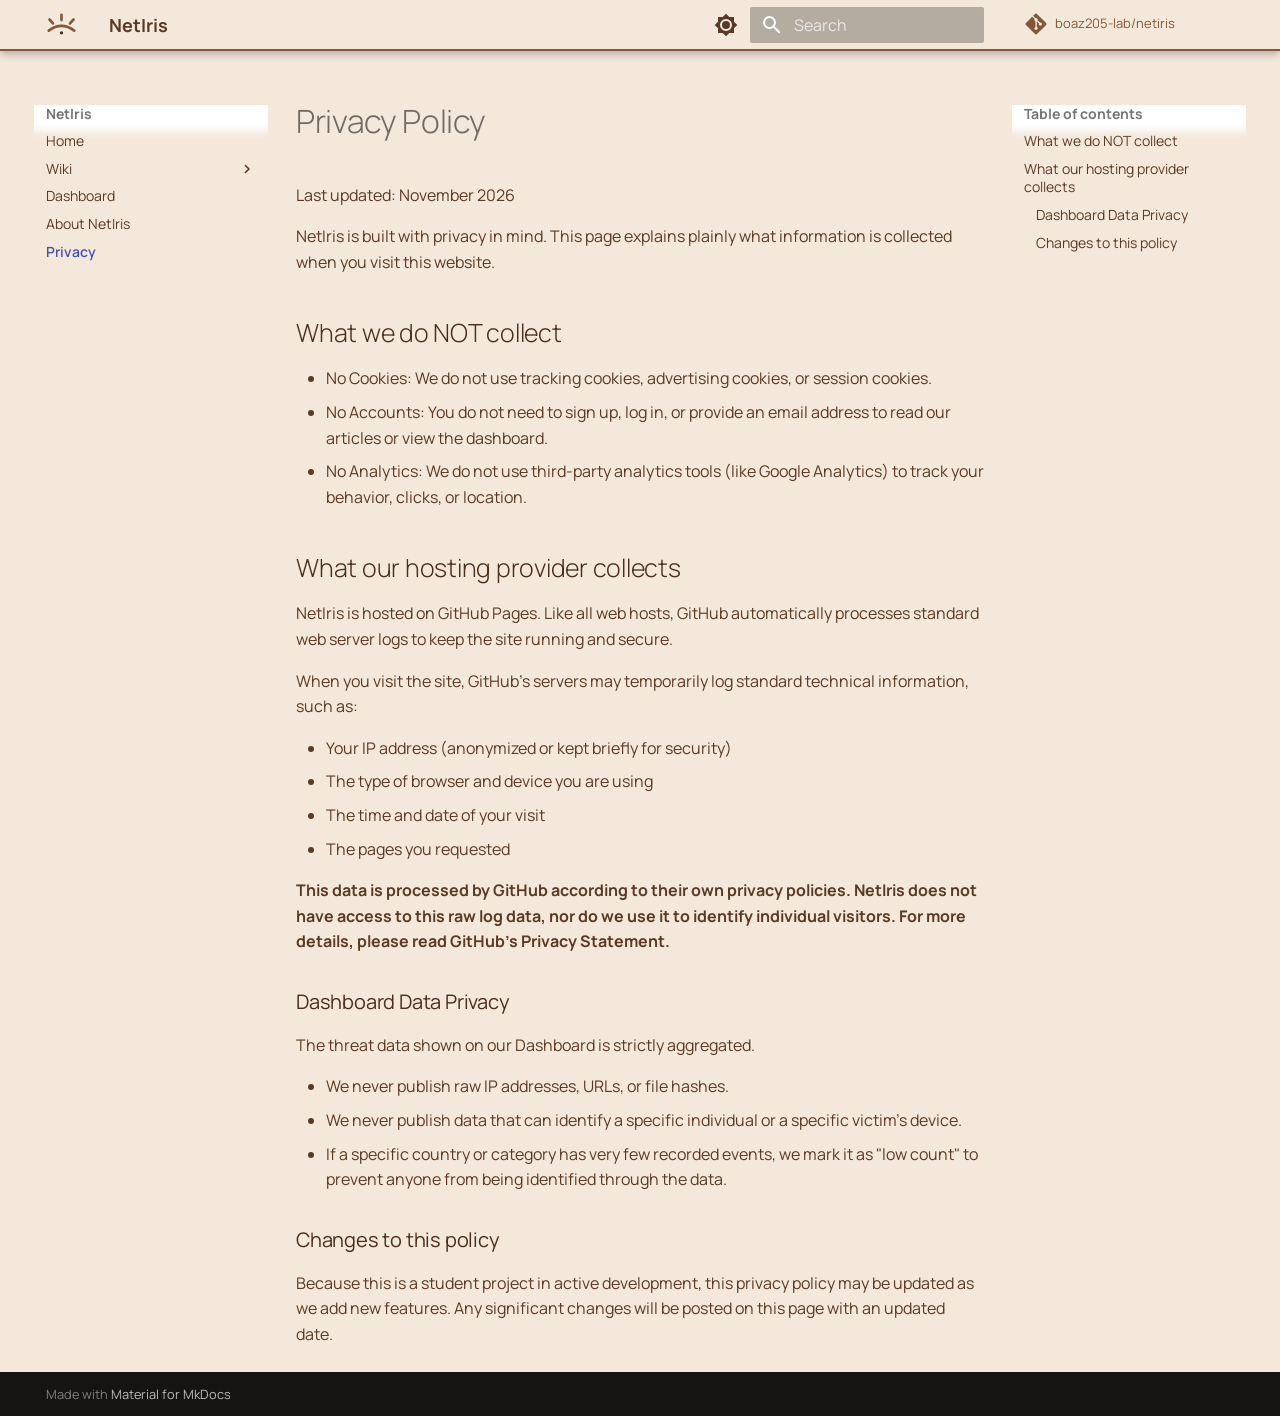
<file: privacy/index.html>
<!doctype html>
<html lang="en" class="no-js">
  <head>
    
      <meta charset="utf-8">
      <meta name="viewport" content="width=device-width,initial-scale=1">
      
        <meta name="description" content="Cybersecurity awareness and threat intelligence platform focused on the African Contient">
      
      
      
        <link rel="canonical" href="https://boaz205-lab.github.io/netiris/privacy/">
      
      
        <link rel="prev" href="../about/">
      
      
      
        
      
      
      <link rel="icon" href="../assets/img/favicon.svg">
      <meta name="generator" content="mkdocs-1.6.1, mkdocs-material-9.8.2">
    
    
      
        <title>Privacy - NetIris</title>
      
    
    
      <link rel="stylesheet" href="../assets/stylesheets/main.57a0d79d.min.css">
      
        
        <link rel="stylesheet" href="../assets/stylesheets/palette.fb2fffe2.min.css">
      
      


    
    
      
    
    
      
        
        
        <link rel="preconnect" href="https://fonts.gstatic.com" crossorigin>
        <link rel="stylesheet" href="https://fonts.googleapis.com/css?family=Manrope:300,300i,400,400i,700,700i%7CRoboto+Mono:400,400i,700,700i&display=fallback">
        <style>:root{--md-text-font:"Manrope";--md-code-font:"Roboto Mono"}</style>
      
    
    
      <link rel="stylesheet" href="../assets/css/main.css">
    
    <script>__md_scope=new URL("..",location),__md_hash=e=>[...e].reduce(((e,_)=>(e<<5)-e+_.charCodeAt(0)),0),__md_get=(e,_=localStorage,t=__md_scope)=>JSON.parse(_.getItem(t.pathname+"."+e)),__md_set=(e,_,t=localStorage,a=__md_scope)=>{try{t.setItem(a.pathname+"."+e,JSON.stringify(_))}catch(e){}}</script>
    
      

    
    
  </head>
  
  
    
    
      
    
    
    
    
    <body dir="ltr" data-md-color-scheme="default" data-md-color-primary="custom" data-md-color-accent="custom">
  
    
    <input class="md-toggle" data-md-toggle="drawer" type="checkbox" id="__drawer" autocomplete="off">
    <input class="md-toggle" data-md-toggle="search" type="checkbox" id="__search" autocomplete="off">
    <label class="md-overlay" for="__drawer"></label>
    <div data-md-component="skip">
      
        
        <a href="#privacy-policy" class="md-skip">
          Skip to content
        </a>
      
    </div>
    <div data-md-component="announce">
      
    </div>
    
    
      

  

<header class="md-header md-header--shadow" data-md-component="header">
  <nav class="md-header__inner md-grid" aria-label="Header">
    <a href=".." title="NetIris" class="md-header__button md-logo" aria-label="NetIris" data-md-component="logo">
      
  <img src="../assets/img/netiris-mark-light.svg" alt="logo">

    </a>
    <label class="md-header__button md-icon" for="__drawer">
      
      <svg xmlns="http://www.w3.org/2000/svg" viewBox="0 0 24 24"><path d="M3 6h18v2H3zm0 5h18v2H3zm0 5h18v2H3z"/></svg>
    </label>
    <div class="md-header__title" data-md-component="header-title">
      <div class="md-header__ellipsis">
        <div class="md-header__topic">
          <span class="md-ellipsis">
            NetIris
          </span>
        </div>
        <div class="md-header__topic" data-md-component="header-topic">
          <span class="md-ellipsis">
            
              Privacy
            
          </span>
        </div>
      </div>
    </div>
    
      
        <form class="md-header__option" data-md-component="palette">
  
    
    
    
    <input class="md-option" data-md-color-media="" data-md-color-scheme="default" data-md-color-primary="custom" data-md-color-accent="custom"  aria-label="Switch to dark mode"  type="radio" name="__palette" id="__palette_0">
    
      <label class="md-header__button md-icon" title="Switch to dark mode" for="__palette_1" hidden>
        <svg xmlns="http://www.w3.org/2000/svg" viewBox="0 0 24 24"><path d="M12 8a4 4 0 0 0-4 4 4 4 0 0 0 4 4 4 4 0 0 0 4-4 4 4 0 0 0-4-4m0 10a6 6 0 0 1-6-6 6 6 0 0 1 6-6 6 6 0 0 1 6 6 6 6 0 0 1-6 6m8-9.31V4h-4.69L12 .69 8.69 4H4v4.69L.69 12 4 15.31V20h4.69L12 23.31 15.31 20H20v-4.69L23.31 12z"/></svg>
      </label>
    
  
    
    
    
    <input class="md-option" data-md-color-media="" data-md-color-scheme="default" data-md-color-primary="custom" data-md-color-accent="custom"  aria-label="Switch to light mode"  type="radio" name="__palette" id="__palette_1">
    
      <label class="md-header__button md-icon" title="Switch to light mode" for="__palette_0" hidden>
        <svg xmlns="http://www.w3.org/2000/svg" viewBox="0 0 24 24"><path d="M12 18c-.89 0-1.74-.2-2.5-.55C11.56 16.5 13 14.42 13 12s-1.44-4.5-3.5-5.45C10.26 6.2 11.11 6 12 6a6 6 0 0 1 6 6 6 6 0 0 1-6 6m8-9.31V4h-4.69L12 .69 8.69 4H4v4.69L.69 12 4 15.31V20h4.69L12 23.31 15.31 20H20v-4.69L23.31 12z"/></svg>
      </label>
    
  
</form>
      
    
    
      <script>var palette=__md_get("__palette");if(palette&&palette.color){if("(prefers-color-scheme)"===palette.color.media){var media=matchMedia("(prefers-color-scheme: light)"),input=document.querySelector(media.matches?"[data-md-color-media='(prefers-color-scheme: light)']":"[data-md-color-media='(prefers-color-scheme: dark)']");palette.color.media=input.getAttribute("data-md-color-media"),palette.color.scheme=input.getAttribute("data-md-color-scheme"),palette.color.primary=input.getAttribute("data-md-color-primary"),palette.color.accent=input.getAttribute("data-md-color-accent")}for(var[key,value]of Object.entries(palette.color))document.body.setAttribute("data-md-color-"+key,value)}</script>
    
    
    
      
      
        <label class="md-header__button md-icon" for="__search">
          
          <svg xmlns="http://www.w3.org/2000/svg" viewBox="0 0 24 24"><path d="M9.5 3A6.5 6.5 0 0 1 16 9.5c0 1.61-.59 3.09-1.56 4.23l.27.27h.79l5 5-1.5 1.5-5-5v-.79l-.27-.27A6.52 6.52 0 0 1 9.5 16 6.5 6.5 0 0 1 3 9.5 6.5 6.5 0 0 1 9.5 3m0 2C7 5 5 7 5 9.5S7 14 9.5 14 14 12 14 9.5 12 5 9.5 5"/></svg>
        </label>
        <div class="md-search" data-md-component="search" role="dialog">
  <label class="md-search__overlay" for="__search"></label>
  <div class="md-search__inner" role="search">
    <form class="md-search__form" name="search">
      <input type="text" class="md-search__input" name="query" aria-label="Search" placeholder="Search" autocapitalize="off" autocorrect="off" autocomplete="off" spellcheck="false" data-md-component="search-query" required>
      <label class="md-search__icon md-icon" for="__search">
        
        <svg xmlns="http://www.w3.org/2000/svg" viewBox="0 0 24 24"><path d="M9.5 3A6.5 6.5 0 0 1 16 9.5c0 1.61-.59 3.09-1.56 4.23l.27.27h.79l5 5-1.5 1.5-5-5v-.79l-.27-.27A6.52 6.52 0 0 1 9.5 16 6.5 6.5 0 0 1 3 9.5 6.5 6.5 0 0 1 9.5 3m0 2C7 5 5 7 5 9.5S7 14 9.5 14 14 12 14 9.5 12 5 9.5 5"/></svg>
        
        <svg xmlns="http://www.w3.org/2000/svg" viewBox="0 0 24 24"><path d="M20 11v2H8l5.5 5.5-1.42 1.42L4.16 12l7.92-7.92L13.5 5.5 8 11z"/></svg>
      </label>
      <nav class="md-search__options" aria-label="Search">
        
        <button type="reset" class="md-search__icon md-icon" title="Clear" aria-label="Clear" tabindex="-1">
          
          <svg xmlns="http://www.w3.org/2000/svg" viewBox="0 0 24 24"><path d="M19 6.41 17.59 5 12 10.59 6.41 5 5 6.41 10.59 12 5 17.59 6.41 19 12 13.41 17.59 19 19 17.59 13.41 12z"/></svg>
        </button>
      </nav>
      
        <div class="md-search__suggest" data-md-component="search-suggest"></div>
      
    </form>
    <div class="md-search__output">
      <div class="md-search__scrollwrap" tabindex="0" data-md-scrollfix>
        <div class="md-search-result" data-md-component="search-result">
          <div class="md-search-result__meta">
            Initializing search
          </div>
          <ol class="md-search-result__list" role="presentation"></ol>
        </div>
      </div>
    </div>
  </div>
</div>
      
    
    
      <div class="md-header__source">
        <a href="https://github.com/boaz205-lab/netiris" title="Go to repository" class="md-source" data-md-component="source">
  <div class="md-source__icon md-icon">
    
    <svg xmlns="http://www.w3.org/2000/svg" viewBox="0 0 448 512"><!--! Font Awesome Free 7.1.0 by @fontawesome - https://fontawesome.com License - https://fontawesome.com/license/free (Icons: CC BY 4.0, Fonts: SIL OFL 1.1, Code: MIT License) Copyright 2025 Fonticons, Inc.--><path d="M439.6 236.1 244 40.5c-5.4-5.5-12.8-8.5-20.4-8.5s-15 3-20.4 8.4L162.5 81l51.5 51.5c27.1-9.1 52.7 16.8 43.4 43.7l49.7 49.7c34.2-11.8 61.2 31 35.5 56.7-26.5 26.5-70.2-2.9-56-37.3L240.3 199v121.9c25.3 12.5 22.3 41.8 9.1 55-6.4 6.4-15.2 10.1-24.3 10.1s-17.8-3.6-24.3-10.1c-17.6-17.6-11.1-46.9 11.2-56v-123c-20.8-8.5-24.6-30.7-18.6-45L142.6 101 8.5 235.1C3 240.6 0 247.9 0 255.5s3 15 8.5 20.4l195.6 195.7c5.4 5.4 12.7 8.4 20.4 8.4s15-3 20.4-8.4l194.7-194.7c5.4-5.4 8.4-12.8 8.4-20.4s-3-15-8.4-20.4"/></svg>
  </div>
  <div class="md-source__repository">
    boaz205-lab/netiris
  </div>
</a>
      </div>
    
  </nav>
  
</header>
    
    <div class="md-container" data-md-component="container">
      
      
        
          
        
      
      <main class="md-main" data-md-component="main">
        <div class="md-main__inner md-grid">
          
            
              
              <div class="md-sidebar md-sidebar--primary" data-md-component="sidebar" data-md-type="navigation" >
                <div class="md-sidebar__scrollwrap">
                  <div class="md-sidebar__inner">
                    



<nav class="md-nav md-nav--primary" aria-label="Navigation" data-md-level="0">
  <label class="md-nav__title" for="__drawer">
    <a href=".." title="NetIris" class="md-nav__button md-logo" aria-label="NetIris" data-md-component="logo">
      
  <img src="../assets/img/netiris-mark-light.svg" alt="logo">

    </a>
    NetIris
  </label>
  
    <div class="md-nav__source">
      <a href="https://github.com/boaz205-lab/netiris" title="Go to repository" class="md-source" data-md-component="source">
  <div class="md-source__icon md-icon">
    
    <svg xmlns="http://www.w3.org/2000/svg" viewBox="0 0 448 512"><!--! Font Awesome Free 7.1.0 by @fontawesome - https://fontawesome.com License - https://fontawesome.com/license/free (Icons: CC BY 4.0, Fonts: SIL OFL 1.1, Code: MIT License) Copyright 2025 Fonticons, Inc.--><path d="M439.6 236.1 244 40.5c-5.4-5.5-12.8-8.5-20.4-8.5s-15 3-20.4 8.4L162.5 81l51.5 51.5c27.1-9.1 52.7 16.8 43.4 43.7l49.7 49.7c34.2-11.8 61.2 31 35.5 56.7-26.5 26.5-70.2-2.9-56-37.3L240.3 199v121.9c25.3 12.5 22.3 41.8 9.1 55-6.4 6.4-15.2 10.1-24.3 10.1s-17.8-3.6-24.3-10.1c-17.6-17.6-11.1-46.9 11.2-56v-123c-20.8-8.5-24.6-30.7-18.6-45L142.6 101 8.5 235.1C3 240.6 0 247.9 0 255.5s3 15 8.5 20.4l195.6 195.7c5.4 5.4 12.7 8.4 20.4 8.4s15-3 20.4-8.4l194.7-194.7c5.4-5.4 8.4-12.8 8.4-20.4s-3-15-8.4-20.4"/></svg>
  </div>
  <div class="md-source__repository">
    boaz205-lab/netiris
  </div>
</a>
    </div>
  
  <ul class="md-nav__list" data-md-scrollfix>
    
      
      
  
  
  
  
    <li class="md-nav__item">
      <a href=".." class="md-nav__link">
        
  
  
  <span class="md-ellipsis">
    
  
    Home
  

    
  </span>
  
  

      </a>
    </li>
  

    
      
      
  
  
  
  
    
    
    
    
    
    <li class="md-nav__item md-nav__item--nested">
      
        
        
        <input class="md-nav__toggle md-toggle " type="checkbox" id="__nav_2" >
        
          
          <label class="md-nav__link" for="__nav_2" id="__nav_2_label" tabindex="0">
            
  
  
  <span class="md-ellipsis">
    
  
    Wiki
  

    
  </span>
  
  

            <span class="md-nav__icon md-icon"></span>
          </label>
        
        <nav class="md-nav" data-md-level="1" aria-labelledby="__nav_2_label" aria-expanded="false">
          <label class="md-nav__title" for="__nav_2">
            <span class="md-nav__icon md-icon"></span>
            
  
    Wiki
  

          </label>
          <ul class="md-nav__list" data-md-scrollfix>
            
              
                
  
  
  
  
    <li class="md-nav__item">
      <a href=".." class="md-nav__link">
        
  
  
  <span class="md-ellipsis">
    
  
    Home
  

    
  </span>
  
  

      </a>
    </li>
  

              
            
              
                
  
  
  
  
    <li class="md-nav__item">
      <a href="../wiki/phishing/" class="md-nav__link">
        
  
  
  <span class="md-ellipsis">
    
  
    Understanding Smishing and Mobile Money Fraud
  

    
  </span>
  
  

      </a>
    </li>
  

              
            
              
                
  
  
  
  
    <li class="md-nav__item">
      <a href="../data_sources/" class="md-nav__link">
        
  
  
  <span class="md-ellipsis">
    
  
    Data Sources
  

    
  </span>
  
  

      </a>
    </li>
  

              
            
              
                
  
  
  
  
    <li class="md-nav__item">
      <a href="../about/" class="md-nav__link">
        
  
  
  <span class="md-ellipsis">
    
  
    About NetIris
  

    
  </span>
  
  

      </a>
    </li>
  

              
            
          </ul>
        </nav>
      
    </li>
  

    
      
      
  
  
  
  
    <li class="md-nav__item">
      <a href="../dashboard/" class="md-nav__link">
        
  
  
  <span class="md-ellipsis">
    
  
    Dashboard
  

    
  </span>
  
  

      </a>
    </li>
  

    
      
      
  
  
  
  
    <li class="md-nav__item">
      <a href="../about/" class="md-nav__link">
        
  
  
  <span class="md-ellipsis">
    
  
    About NetIris
  

    
  </span>
  
  

      </a>
    </li>
  

    
      
      
  
  
    
  
  
  
    <li class="md-nav__item md-nav__item--active">
      
      <input class="md-nav__toggle md-toggle" type="checkbox" id="__toc">
      
      
        
      
      
        <label class="md-nav__link md-nav__link--active" for="__toc">
          
  
  
  <span class="md-ellipsis">
    
  
    Privacy
  

    
  </span>
  
  

          <span class="md-nav__icon md-icon"></span>
        </label>
      
      <a href="./" class="md-nav__link md-nav__link--active">
        
  
  
  <span class="md-ellipsis">
    
  
    Privacy
  

    
  </span>
  
  

      </a>
      
        

<nav class="md-nav md-nav--secondary" aria-label="Table of contents">
  
  
  
    
  
  
    <label class="md-nav__title" for="__toc">
      <span class="md-nav__icon md-icon"></span>
      Table of contents
    </label>
    <ul class="md-nav__list" data-md-component="toc" data-md-scrollfix>
      
        <li class="md-nav__item">
  <a href="#what-we-do-not-collect" class="md-nav__link">
    <span class="md-ellipsis">
      
        What we do NOT collect
      
    </span>
  </a>
  
</li>
      
        <li class="md-nav__item">
  <a href="#what-our-hosting-provider-collects" class="md-nav__link">
    <span class="md-ellipsis">
      
        What our hosting provider collects
      
    </span>
  </a>
  
    <nav class="md-nav" aria-label="What our hosting provider collects">
      <ul class="md-nav__list">
        
          <li class="md-nav__item">
  <a href="#dashboard-data-privacy" class="md-nav__link">
    <span class="md-ellipsis">
      
        Dashboard Data Privacy
      
    </span>
  </a>
  
</li>
        
          <li class="md-nav__item">
  <a href="#changes-to-this-policy" class="md-nav__link">
    <span class="md-ellipsis">
      
        Changes to this policy
      
    </span>
  </a>
  
</li>
        
      </ul>
    </nav>
  
</li>
      
    </ul>
  
</nav>
      
    </li>
  

    
  </ul>
</nav>
                  </div>
                </div>
              </div>
            
            
              
              <div class="md-sidebar md-sidebar--secondary" data-md-component="sidebar" data-md-type="toc" >
                <div class="md-sidebar__scrollwrap">
                  <div class="md-sidebar__inner">
                    

<nav class="md-nav md-nav--secondary" aria-label="Table of contents">
  
  
  
    
  
  
    <label class="md-nav__title" for="__toc">
      <span class="md-nav__icon md-icon"></span>
      Table of contents
    </label>
    <ul class="md-nav__list" data-md-component="toc" data-md-scrollfix>
      
        <li class="md-nav__item">
  <a href="#what-we-do-not-collect" class="md-nav__link">
    <span class="md-ellipsis">
      
        What we do NOT collect
      
    </span>
  </a>
  
</li>
      
        <li class="md-nav__item">
  <a href="#what-our-hosting-provider-collects" class="md-nav__link">
    <span class="md-ellipsis">
      
        What our hosting provider collects
      
    </span>
  </a>
  
    <nav class="md-nav" aria-label="What our hosting provider collects">
      <ul class="md-nav__list">
        
          <li class="md-nav__item">
  <a href="#dashboard-data-privacy" class="md-nav__link">
    <span class="md-ellipsis">
      
        Dashboard Data Privacy
      
    </span>
  </a>
  
</li>
        
          <li class="md-nav__item">
  <a href="#changes-to-this-policy" class="md-nav__link">
    <span class="md-ellipsis">
      
        Changes to this policy
      
    </span>
  </a>
  
</li>
        
      </ul>
    </nav>
  
</li>
      
    </ul>
  
</nav>
                  </div>
                </div>
              </div>
            
          
          
            <div class="md-content" data-md-component="content">
              
              <article class="md-content__inner md-typeset">
                
                  


  
  


<h1 id="privacy-policy">Privacy Policy</h1>
<p>Last updated: November 2026</p>
<p>NetIris is built with privacy in mind. This page explains plainly what information is collected when you visit this website.</p>
<h2 id="what-we-do-not-collect">What we do NOT collect</h2>
<ul>
<li>No Cookies: We do not use tracking cookies, advertising cookies, or session cookies.</li>
<li>No Accounts: You do not need to sign up, log in, or provide an email address to read our articles or view the dashboard.</li>
<li>No Analytics: We do not use third-party analytics tools (like Google Analytics) to track your behavior, clicks, or location.</li>
</ul>
<h2 id="what-our-hosting-provider-collects">What our hosting provider collects</h2>
<p>NetIris is hosted on GitHub Pages. Like all web hosts, GitHub automatically processes standard web server logs to keep the site running and secure.</p>
<p>When you visit the site, GitHub's servers may temporarily log standard technical information, such as:</p>
<ul>
<li>Your IP address (anonymized or kept briefly for security)</li>
<li>The type of browser and device you are using</li>
<li>The time and date of your visit</li>
<li>The pages you requested</li>
</ul>
<p><strong>This data is processed by GitHub according to their own privacy policies. NetIris does not have access to this raw log data, nor do we use it to identify individual visitors. For more details, please read GitHub's Privacy Statement.</strong></p>
<h3 id="dashboard-data-privacy">Dashboard Data Privacy</h3>
<p>The threat data shown on our Dashboard is strictly aggregated.</p>
<ul>
<li>We never publish raw IP addresses, URLs, or file hashes.</li>
<li>We never publish data that can identify a specific individual or a specific victim's device.</li>
<li>If a specific country or category has very few recorded events, we mark it as "low count" to prevent anyone from being identified through the data.</li>
</ul>
<h3 id="changes-to-this-policy">Changes to this policy</h3>
<p>Because this is a student project in active development, this privacy policy may be updated as we add new features. Any significant changes will be posted on this page with an updated date.</p>












                
              </article>
            </div>
          
          
<script>var target=document.getElementById(location.hash.slice(1));target&&target.name&&(target.checked=target.name.startsWith("__tabbed_"))</script>
        </div>
        
          <button type="button" class="md-top md-icon" data-md-component="top" hidden>
  
  <svg xmlns="http://www.w3.org/2000/svg" viewBox="0 0 24 24"><path d="M13 20h-2V8l-5.5 5.5-1.42-1.42L12 4.16l7.92 7.92-1.42 1.42L13 8z"/></svg>
  Back to top
</button>
        
      </main>
      
        <footer class="md-footer">
  
  <div class="md-footer-meta md-typeset">
    <div class="md-footer-meta__inner md-grid">
      <div class="md-copyright">
  
  
    Made with
    <a href="https://squidfunk.github.io/mkdocs-material/" target="_blank" rel="noopener">
      Material for MkDocs
    </a>
  
</div>
      
    </div>
  </div>
</footer>
      
    </div>
    <div class="md-dialog" data-md-component="dialog">
      <div class="md-dialog__inner md-typeset"></div>
    </div>
    
    
    
      
      
      <script id="__config" type="application/json">{"annotate": null, "base": "..", "features": ["navigation.instant", "navigation.tracking", "navigation.top", "search.suggest", "search.highlight"], "search": "../assets/javascripts/workers/search.a7633da7.min.js", "tags": null, "translations": {"clipboard.copied": "Copied to clipboard", "clipboard.copy": "Copy to clipboard", "search.result.more.one": "1 more on this page", "search.result.more.other": "# more on this page", "search.result.none": "No matching documents", "search.result.one": "1 matching document", "search.result.other": "# matching documents", "search.result.placeholder": "Type to start searching", "search.result.term.missing": "Missing", "select.version": "Select version"}, "version": null}</script>
    
    
      <script src="../assets/javascripts/bundle.a5f9d56c.min.js"></script>
      
    
  </body>
</html>
</file>
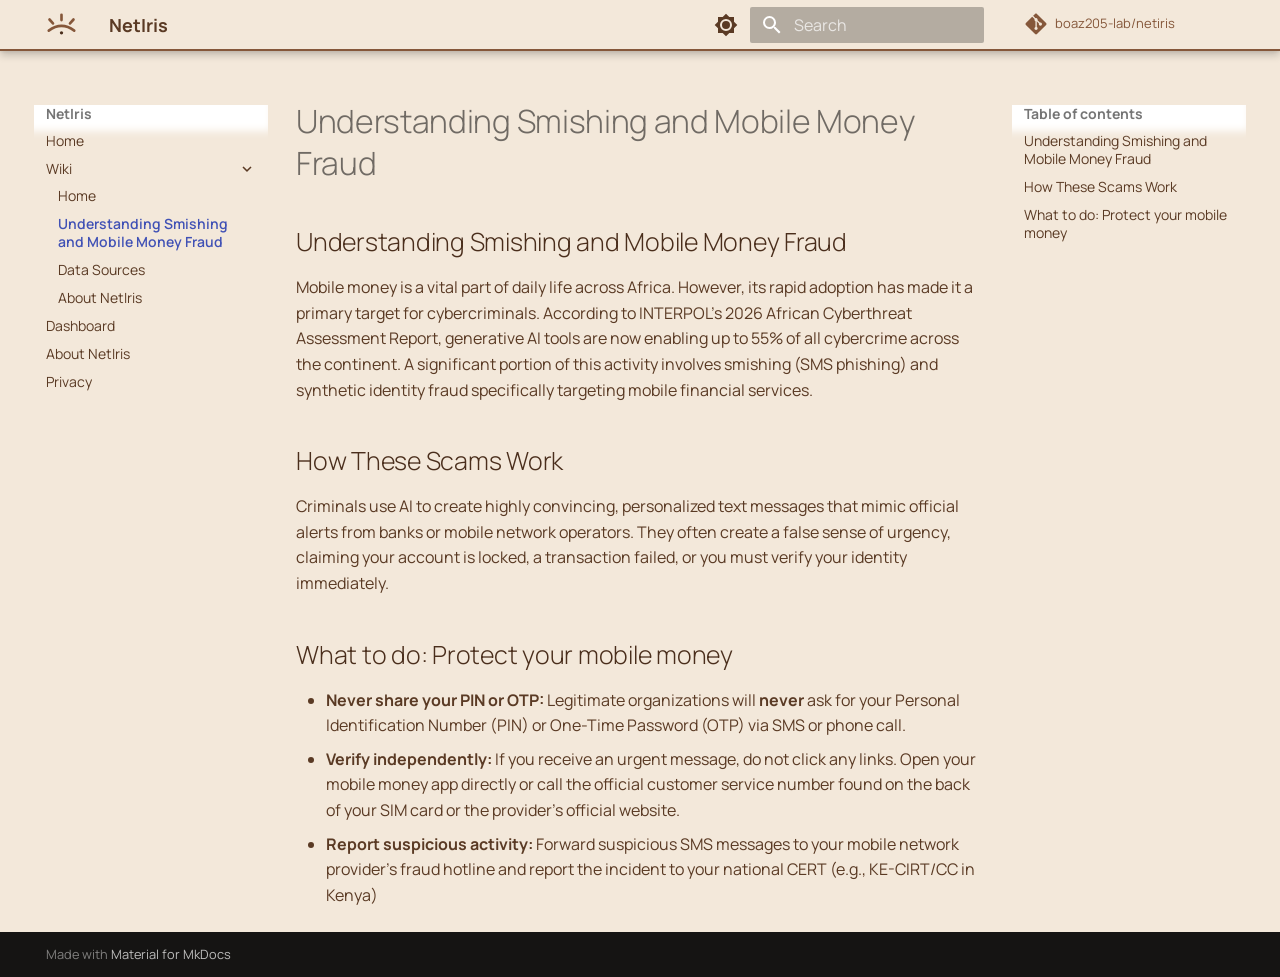
<file: wiki/phishing/index.html>
<!doctype html>
<html lang="en" class="no-js">
  <head>
    
      <meta charset="utf-8">
      <meta name="viewport" content="width=device-width,initial-scale=1">
      
        <meta name="description" content="Cybersecurity awareness and threat intelligence platform focused on the African Contient">
      
      
      
        <link rel="canonical" href="https://boaz205-lab.github.io/netiris/wiki/phishing/">
      
      
        <link rel="prev" href="../..">
      
      
        <link rel="next" href="../../data_sources/">
      
      
        
      
      
      <link rel="icon" href="../../assets/img/favicon.svg">
      <meta name="generator" content="mkdocs-1.6.1, mkdocs-material-9.8.2">
    
    
      
        <title>Understanding Smishing and Mobile Money Fraud - NetIris</title>
      
    
    
      <link rel="stylesheet" href="../../assets/stylesheets/main.57a0d79d.min.css">
      
        
        <link rel="stylesheet" href="../../assets/stylesheets/palette.fb2fffe2.min.css">
      
      


    
    
      
    
    
      
        
        
        <link rel="preconnect" href="https://fonts.gstatic.com" crossorigin>
        <link rel="stylesheet" href="https://fonts.googleapis.com/css?family=Manrope:300,300i,400,400i,700,700i%7CRoboto+Mono:400,400i,700,700i&display=fallback">
        <style>:root{--md-text-font:"Manrope";--md-code-font:"Roboto Mono"}</style>
      
    
    
      <link rel="stylesheet" href="../../assets/css/main.css">
    
    <script>__md_scope=new URL("../..",location),__md_hash=e=>[...e].reduce(((e,_)=>(e<<5)-e+_.charCodeAt(0)),0),__md_get=(e,_=localStorage,t=__md_scope)=>JSON.parse(_.getItem(t.pathname+"."+e)),__md_set=(e,_,t=localStorage,a=__md_scope)=>{try{t.setItem(a.pathname+"."+e,JSON.stringify(_))}catch(e){}}</script>
    
      

    
    
  </head>
  
  
    
    
      
    
    
    
    
    <body dir="ltr" data-md-color-scheme="default" data-md-color-primary="custom" data-md-color-accent="custom">
  
    
    <input class="md-toggle" data-md-toggle="drawer" type="checkbox" id="__drawer" autocomplete="off">
    <input class="md-toggle" data-md-toggle="search" type="checkbox" id="__search" autocomplete="off">
    <label class="md-overlay" for="__drawer"></label>
    <div data-md-component="skip">
      
        
        <a href="#understanding-smishing-and-mobile-money-fraud" class="md-skip">
          Skip to content
        </a>
      
    </div>
    <div data-md-component="announce">
      
    </div>
    
    
      

  

<header class="md-header md-header--shadow" data-md-component="header">
  <nav class="md-header__inner md-grid" aria-label="Header">
    <a href="../.." title="NetIris" class="md-header__button md-logo" aria-label="NetIris" data-md-component="logo">
      
  <img src="../../assets/img/netiris-mark-light.svg" alt="logo">

    </a>
    <label class="md-header__button md-icon" for="__drawer">
      
      <svg xmlns="http://www.w3.org/2000/svg" viewBox="0 0 24 24"><path d="M3 6h18v2H3zm0 5h18v2H3zm0 5h18v2H3z"/></svg>
    </label>
    <div class="md-header__title" data-md-component="header-title">
      <div class="md-header__ellipsis">
        <div class="md-header__topic">
          <span class="md-ellipsis">
            NetIris
          </span>
        </div>
        <div class="md-header__topic" data-md-component="header-topic">
          <span class="md-ellipsis">
            
              Understanding Smishing and Mobile Money Fraud
            
          </span>
        </div>
      </div>
    </div>
    
      
        <form class="md-header__option" data-md-component="palette">
  
    
    
    
    <input class="md-option" data-md-color-media="" data-md-color-scheme="default" data-md-color-primary="custom" data-md-color-accent="custom"  aria-label="Switch to dark mode"  type="radio" name="__palette" id="__palette_0">
    
      <label class="md-header__button md-icon" title="Switch to dark mode" for="__palette_1" hidden>
        <svg xmlns="http://www.w3.org/2000/svg" viewBox="0 0 24 24"><path d="M12 8a4 4 0 0 0-4 4 4 4 0 0 0 4 4 4 4 0 0 0 4-4 4 4 0 0 0-4-4m0 10a6 6 0 0 1-6-6 6 6 0 0 1 6-6 6 6 0 0 1 6 6 6 6 0 0 1-6 6m8-9.31V4h-4.69L12 .69 8.69 4H4v4.69L.69 12 4 15.31V20h4.69L12 23.31 15.31 20H20v-4.69L23.31 12z"/></svg>
      </label>
    
  
    
    
    
    <input class="md-option" data-md-color-media="" data-md-color-scheme="default" data-md-color-primary="custom" data-md-color-accent="custom"  aria-label="Switch to light mode"  type="radio" name="__palette" id="__palette_1">
    
      <label class="md-header__button md-icon" title="Switch to light mode" for="__palette_0" hidden>
        <svg xmlns="http://www.w3.org/2000/svg" viewBox="0 0 24 24"><path d="M12 18c-.89 0-1.74-.2-2.5-.55C11.56 16.5 13 14.42 13 12s-1.44-4.5-3.5-5.45C10.26 6.2 11.11 6 12 6a6 6 0 0 1 6 6 6 6 0 0 1-6 6m8-9.31V4h-4.69L12 .69 8.69 4H4v4.69L.69 12 4 15.31V20h4.69L12 23.31 15.31 20H20v-4.69L23.31 12z"/></svg>
      </label>
    
  
</form>
      
    
    
      <script>var palette=__md_get("__palette");if(palette&&palette.color){if("(prefers-color-scheme)"===palette.color.media){var media=matchMedia("(prefers-color-scheme: light)"),input=document.querySelector(media.matches?"[data-md-color-media='(prefers-color-scheme: light)']":"[data-md-color-media='(prefers-color-scheme: dark)']");palette.color.media=input.getAttribute("data-md-color-media"),palette.color.scheme=input.getAttribute("data-md-color-scheme"),palette.color.primary=input.getAttribute("data-md-color-primary"),palette.color.accent=input.getAttribute("data-md-color-accent")}for(var[key,value]of Object.entries(palette.color))document.body.setAttribute("data-md-color-"+key,value)}</script>
    
    
    
      
      
        <label class="md-header__button md-icon" for="__search">
          
          <svg xmlns="http://www.w3.org/2000/svg" viewBox="0 0 24 24"><path d="M9.5 3A6.5 6.5 0 0 1 16 9.5c0 1.61-.59 3.09-1.56 4.23l.27.27h.79l5 5-1.5 1.5-5-5v-.79l-.27-.27A6.52 6.52 0 0 1 9.5 16 6.5 6.5 0 0 1 3 9.5 6.5 6.5 0 0 1 9.5 3m0 2C7 5 5 7 5 9.5S7 14 9.5 14 14 12 14 9.5 12 5 9.5 5"/></svg>
        </label>
        <div class="md-search" data-md-component="search" role="dialog">
  <label class="md-search__overlay" for="__search"></label>
  <div class="md-search__inner" role="search">
    <form class="md-search__form" name="search">
      <input type="text" class="md-search__input" name="query" aria-label="Search" placeholder="Search" autocapitalize="off" autocorrect="off" autocomplete="off" spellcheck="false" data-md-component="search-query" required>
      <label class="md-search__icon md-icon" for="__search">
        
        <svg xmlns="http://www.w3.org/2000/svg" viewBox="0 0 24 24"><path d="M9.5 3A6.5 6.5 0 0 1 16 9.5c0 1.61-.59 3.09-1.56 4.23l.27.27h.79l5 5-1.5 1.5-5-5v-.79l-.27-.27A6.52 6.52 0 0 1 9.5 16 6.5 6.5 0 0 1 3 9.5 6.5 6.5 0 0 1 9.5 3m0 2C7 5 5 7 5 9.5S7 14 9.5 14 14 12 14 9.5 12 5 9.5 5"/></svg>
        
        <svg xmlns="http://www.w3.org/2000/svg" viewBox="0 0 24 24"><path d="M20 11v2H8l5.5 5.5-1.42 1.42L4.16 12l7.92-7.92L13.5 5.5 8 11z"/></svg>
      </label>
      <nav class="md-search__options" aria-label="Search">
        
        <button type="reset" class="md-search__icon md-icon" title="Clear" aria-label="Clear" tabindex="-1">
          
          <svg xmlns="http://www.w3.org/2000/svg" viewBox="0 0 24 24"><path d="M19 6.41 17.59 5 12 10.59 6.41 5 5 6.41 10.59 12 5 17.59 6.41 19 12 13.41 17.59 19 19 17.59 13.41 12z"/></svg>
        </button>
      </nav>
      
        <div class="md-search__suggest" data-md-component="search-suggest"></div>
      
    </form>
    <div class="md-search__output">
      <div class="md-search__scrollwrap" tabindex="0" data-md-scrollfix>
        <div class="md-search-result" data-md-component="search-result">
          <div class="md-search-result__meta">
            Initializing search
          </div>
          <ol class="md-search-result__list" role="presentation"></ol>
        </div>
      </div>
    </div>
  </div>
</div>
      
    
    
      <div class="md-header__source">
        <a href="https://github.com/boaz205-lab/netiris" title="Go to repository" class="md-source" data-md-component="source">
  <div class="md-source__icon md-icon">
    
    <svg xmlns="http://www.w3.org/2000/svg" viewBox="0 0 448 512"><!--! Font Awesome Free 7.1.0 by @fontawesome - https://fontawesome.com License - https://fontawesome.com/license/free (Icons: CC BY 4.0, Fonts: SIL OFL 1.1, Code: MIT License) Copyright 2025 Fonticons, Inc.--><path d="M439.6 236.1 244 40.5c-5.4-5.5-12.8-8.5-20.4-8.5s-15 3-20.4 8.4L162.5 81l51.5 51.5c27.1-9.1 52.7 16.8 43.4 43.7l49.7 49.7c34.2-11.8 61.2 31 35.5 56.7-26.5 26.5-70.2-2.9-56-37.3L240.3 199v121.9c25.3 12.5 22.3 41.8 9.1 55-6.4 6.4-15.2 10.1-24.3 10.1s-17.8-3.6-24.3-10.1c-17.6-17.6-11.1-46.9 11.2-56v-123c-20.8-8.5-24.6-30.7-18.6-45L142.6 101 8.5 235.1C3 240.6 0 247.9 0 255.5s3 15 8.5 20.4l195.6 195.7c5.4 5.4 12.7 8.4 20.4 8.4s15-3 20.4-8.4l194.7-194.7c5.4-5.4 8.4-12.8 8.4-20.4s-3-15-8.4-20.4"/></svg>
  </div>
  <div class="md-source__repository">
    boaz205-lab/netiris
  </div>
</a>
      </div>
    
  </nav>
  
</header>
    
    <div class="md-container" data-md-component="container">
      
      
        
          
        
      
      <main class="md-main" data-md-component="main">
        <div class="md-main__inner md-grid">
          
            
              
              <div class="md-sidebar md-sidebar--primary" data-md-component="sidebar" data-md-type="navigation" >
                <div class="md-sidebar__scrollwrap">
                  <div class="md-sidebar__inner">
                    



<nav class="md-nav md-nav--primary" aria-label="Navigation" data-md-level="0">
  <label class="md-nav__title" for="__drawer">
    <a href="../.." title="NetIris" class="md-nav__button md-logo" aria-label="NetIris" data-md-component="logo">
      
  <img src="../../assets/img/netiris-mark-light.svg" alt="logo">

    </a>
    NetIris
  </label>
  
    <div class="md-nav__source">
      <a href="https://github.com/boaz205-lab/netiris" title="Go to repository" class="md-source" data-md-component="source">
  <div class="md-source__icon md-icon">
    
    <svg xmlns="http://www.w3.org/2000/svg" viewBox="0 0 448 512"><!--! Font Awesome Free 7.1.0 by @fontawesome - https://fontawesome.com License - https://fontawesome.com/license/free (Icons: CC BY 4.0, Fonts: SIL OFL 1.1, Code: MIT License) Copyright 2025 Fonticons, Inc.--><path d="M439.6 236.1 244 40.5c-5.4-5.5-12.8-8.5-20.4-8.5s-15 3-20.4 8.4L162.5 81l51.5 51.5c27.1-9.1 52.7 16.8 43.4 43.7l49.7 49.7c34.2-11.8 61.2 31 35.5 56.7-26.5 26.5-70.2-2.9-56-37.3L240.3 199v121.9c25.3 12.5 22.3 41.8 9.1 55-6.4 6.4-15.2 10.1-24.3 10.1s-17.8-3.6-24.3-10.1c-17.6-17.6-11.1-46.9 11.2-56v-123c-20.8-8.5-24.6-30.7-18.6-45L142.6 101 8.5 235.1C3 240.6 0 247.9 0 255.5s3 15 8.5 20.4l195.6 195.7c5.4 5.4 12.7 8.4 20.4 8.4s15-3 20.4-8.4l194.7-194.7c5.4-5.4 8.4-12.8 8.4-20.4s-3-15-8.4-20.4"/></svg>
  </div>
  <div class="md-source__repository">
    boaz205-lab/netiris
  </div>
</a>
    </div>
  
  <ul class="md-nav__list" data-md-scrollfix>
    
      
      
  
  
  
  
    <li class="md-nav__item">
      <a href="../.." class="md-nav__link">
        
  
  
  <span class="md-ellipsis">
    
  
    Home
  

    
  </span>
  
  

      </a>
    </li>
  

    
      
      
  
  
    
  
  
  
    
    
    
    
    
    <li class="md-nav__item md-nav__item--active md-nav__item--nested">
      
        
        
        <input class="md-nav__toggle md-toggle " type="checkbox" id="__nav_2" checked>
        
          
          <label class="md-nav__link" for="__nav_2" id="__nav_2_label" tabindex="0">
            
  
  
  <span class="md-ellipsis">
    
  
    Wiki
  

    
  </span>
  
  

            <span class="md-nav__icon md-icon"></span>
          </label>
        
        <nav class="md-nav" data-md-level="1" aria-labelledby="__nav_2_label" aria-expanded="true">
          <label class="md-nav__title" for="__nav_2">
            <span class="md-nav__icon md-icon"></span>
            
  
    Wiki
  

          </label>
          <ul class="md-nav__list" data-md-scrollfix>
            
              
                
  
  
  
  
    <li class="md-nav__item">
      <a href="../.." class="md-nav__link">
        
  
  
  <span class="md-ellipsis">
    
  
    Home
  

    
  </span>
  
  

      </a>
    </li>
  

              
            
              
                
  
  
    
  
  
  
    <li class="md-nav__item md-nav__item--active">
      
      <input class="md-nav__toggle md-toggle" type="checkbox" id="__toc">
      
      
      
        <label class="md-nav__link md-nav__link--active" for="__toc">
          
  
  
  <span class="md-ellipsis">
    
  
    Understanding Smishing and Mobile Money Fraud
  

    
  </span>
  
  

          <span class="md-nav__icon md-icon"></span>
        </label>
      
      <a href="./" class="md-nav__link md-nav__link--active">
        
  
  
  <span class="md-ellipsis">
    
  
    Understanding Smishing and Mobile Money Fraud
  

    
  </span>
  
  

      </a>
      
        

<nav class="md-nav md-nav--secondary" aria-label="Table of contents">
  
  
  
  
    <label class="md-nav__title" for="__toc">
      <span class="md-nav__icon md-icon"></span>
      Table of contents
    </label>
    <ul class="md-nav__list" data-md-component="toc" data-md-scrollfix>
      
        <li class="md-nav__item">
  <a href="#understanding-smishing-and-mobile-money-fraud" class="md-nav__link">
    <span class="md-ellipsis">
      
        Understanding Smishing and Mobile Money Fraud
      
    </span>
  </a>
  
</li>
      
        <li class="md-nav__item">
  <a href="#how-these-scams-work" class="md-nav__link">
    <span class="md-ellipsis">
      
        How These Scams Work
      
    </span>
  </a>
  
</li>
      
        <li class="md-nav__item">
  <a href="#what-to-do-protect-your-mobile-money" class="md-nav__link">
    <span class="md-ellipsis">
      
        What to do: Protect your mobile money
      
    </span>
  </a>
  
</li>
      
    </ul>
  
</nav>
      
    </li>
  

              
            
              
                
  
  
  
  
    <li class="md-nav__item">
      <a href="../../data_sources/" class="md-nav__link">
        
  
  
  <span class="md-ellipsis">
    
  
    Data Sources
  

    
  </span>
  
  

      </a>
    </li>
  

              
            
              
                
  
  
  
  
    <li class="md-nav__item">
      <a href="../../about/" class="md-nav__link">
        
  
  
  <span class="md-ellipsis">
    
  
    About NetIris
  

    
  </span>
  
  

      </a>
    </li>
  

              
            
          </ul>
        </nav>
      
    </li>
  

    
      
      
  
  
  
  
    <li class="md-nav__item">
      <a href="../../dashboard/" class="md-nav__link">
        
  
  
  <span class="md-ellipsis">
    
  
    Dashboard
  

    
  </span>
  
  

      </a>
    </li>
  

    
      
      
  
  
  
  
    <li class="md-nav__item">
      <a href="../../about/" class="md-nav__link">
        
  
  
  <span class="md-ellipsis">
    
  
    About NetIris
  

    
  </span>
  
  

      </a>
    </li>
  

    
      
      
  
  
  
  
    <li class="md-nav__item">
      <a href="../../privacy/" class="md-nav__link">
        
  
  
  <span class="md-ellipsis">
    
  
    Privacy
  

    
  </span>
  
  

      </a>
    </li>
  

    
  </ul>
</nav>
                  </div>
                </div>
              </div>
            
            
              
              <div class="md-sidebar md-sidebar--secondary" data-md-component="sidebar" data-md-type="toc" >
                <div class="md-sidebar__scrollwrap">
                  <div class="md-sidebar__inner">
                    

<nav class="md-nav md-nav--secondary" aria-label="Table of contents">
  
  
  
  
    <label class="md-nav__title" for="__toc">
      <span class="md-nav__icon md-icon"></span>
      Table of contents
    </label>
    <ul class="md-nav__list" data-md-component="toc" data-md-scrollfix>
      
        <li class="md-nav__item">
  <a href="#understanding-smishing-and-mobile-money-fraud" class="md-nav__link">
    <span class="md-ellipsis">
      
        Understanding Smishing and Mobile Money Fraud
      
    </span>
  </a>
  
</li>
      
        <li class="md-nav__item">
  <a href="#how-these-scams-work" class="md-nav__link">
    <span class="md-ellipsis">
      
        How These Scams Work
      
    </span>
  </a>
  
</li>
      
        <li class="md-nav__item">
  <a href="#what-to-do-protect-your-mobile-money" class="md-nav__link">
    <span class="md-ellipsis">
      
        What to do: Protect your mobile money
      
    </span>
  </a>
  
</li>
      
    </ul>
  
</nav>
                  </div>
                </div>
              </div>
            
          
          
            <div class="md-content" data-md-component="content">
              
              <article class="md-content__inner md-typeset">
                
                  


  
  


  <h1>Understanding Smishing and Mobile Money Fraud</h1>

<h2 id="understanding-smishing-and-mobile-money-fraud">Understanding Smishing and Mobile Money Fraud</h2>
<p>Mobile money is a vital part of daily life across Africa. However, its rapid adoption has made it a primary target for cybercriminals. According to INTERPOL's 2026 African Cyberthreat Assessment Report, generative AI tools are now enabling up to 55% of all cybercrime across the continent. A significant portion of this activity involves smishing (SMS phishing) and synthetic identity fraud specifically targeting mobile financial services.</p>
<h2 id="how-these-scams-work">How These Scams Work</h2>
<p>Criminals use AI to create highly convincing, personalized text messages that mimic official alerts from banks or mobile network operators. They often create a false sense of urgency, claiming your account is locked, a transaction failed, or you must verify your identity immediately.</p>
<h2 id="what-to-do-protect-your-mobile-money">What to do: Protect your mobile money</h2>
<ul>
<li><strong>Never share your PIN or OTP:</strong> Legitimate organizations will <strong>never</strong> ask for your Personal Identification Number (PIN) or One-Time Password (OTP) via SMS or phone call.</li>
<li><strong>Verify independently:</strong> If you receive an urgent message, do not click any links. Open your mobile money app directly or call the official customer service number found on the back of your SIM card or the provider's official website.</li>
<li><strong>Report suspicious activity:</strong> Forward suspicious SMS messages to your mobile network provider's fraud hotline and report the incident to your national CERT (e.g., KE-CIRT/CC in Kenya)</li>
</ul>







  
  






                
              </article>
            </div>
          
          
<script>var target=document.getElementById(location.hash.slice(1));target&&target.name&&(target.checked=target.name.startsWith("__tabbed_"))</script>
        </div>
        
          <button type="button" class="md-top md-icon" data-md-component="top" hidden>
  
  <svg xmlns="http://www.w3.org/2000/svg" viewBox="0 0 24 24"><path d="M13 20h-2V8l-5.5 5.5-1.42-1.42L12 4.16l7.92 7.92-1.42 1.42L13 8z"/></svg>
  Back to top
</button>
        
      </main>
      
        <footer class="md-footer">
  
  <div class="md-footer-meta md-typeset">
    <div class="md-footer-meta__inner md-grid">
      <div class="md-copyright">
  
  
    Made with
    <a href="https://squidfunk.github.io/mkdocs-material/" target="_blank" rel="noopener">
      Material for MkDocs
    </a>
  
</div>
      
    </div>
  </div>
</footer>
      
    </div>
    <div class="md-dialog" data-md-component="dialog">
      <div class="md-dialog__inner md-typeset"></div>
    </div>
    
    
    
      
      
      <script id="__config" type="application/json">{"annotate": null, "base": "../..", "features": ["navigation.instant", "navigation.tracking", "navigation.top", "search.suggest", "search.highlight"], "search": "../../assets/javascripts/workers/search.a7633da7.min.js", "tags": null, "translations": {"clipboard.copied": "Copied to clipboard", "clipboard.copy": "Copy to clipboard", "search.result.more.one": "1 more on this page", "search.result.more.other": "# more on this page", "search.result.none": "No matching documents", "search.result.one": "1 matching document", "search.result.other": "# matching documents", "search.result.placeholder": "Type to start searching", "search.result.term.missing": "Missing", "select.version": "Select version"}, "version": null}</script>
    
    
      <script src="../../assets/javascripts/bundle.a5f9d56c.min.js"></script>
      
    
  </body>
</html>
</file>
<file: assets/css/main.css>
:root{
    --bg-color: #F3E8DA;
    --text-color: #5A3A24;
    --accent-color: #85573A;
    --pupil-color: #4A2E1C;
}

[data-theme="dark"]{
    --bg-color:#1F130D;
    --text-color:#EBD9C3;
    --accent-color:#C8996B;
    --pupil-color:#EBD9C3;
    --tile-color:#31201A;
}

body{
    background-color: var(--bg-color);
    color: var(--text-color);
    font-family: 'Manrope' system-ui, sans-serif;
    line-height: 1.6;
    transition: background-color 0.3s ease, color 0.3s ease;
}

h1,h2,h3,h4,h5,h6{
    color: var(--pupil-color);
    font-weight: 700;
    margin-bottom: 1rem;
}

a{
    color: var(--accent-color);
    text-decoration: none;
    border-bottom: 1px solid transparent;
    transition: border-color 0.2s ease;
}
a:hover, a:focus{
    border-bottom-color: var(--accent-color);
    color: var(--pupil-color);
}
[data-theme="dark"] a{
    color: var(--accent-color);
}
.md-header{
    background-color: var(--bg-color);
    color: var(--text-color);
    border-bottom: 2px solid var(--accent-color);
}
.md-nav__link{
    color: var(--text-color);
}
.md-nav__link:hover{
    color: var(--accent-color);
}
.md-nav__link--active{
    color: var(--pupil-color);
    font-weight: 600;
}
.md-banner{
    background-color: var(--accent-color);
    color: var(--bg-color);
    text-align: center;
    padding: 0.5rem 1rem;
    font-size: 0.9rem;
}
.md-banner strong{
    color: var(--bg-color);
}
.md-banner a{
    color: var(--bg-color);
    text-decoration: underline;
}
.md-button{
    background-color: var(--accent-color);
    color: var(--bg-color);
    border: 2px solid var(--accent-color);
    padding: 0.5rem 1rem;
    border-radius: 4px;
    font-weight: 600;
    transition: all 0.2s ease;
}
.md-button:hover{
    background-color: var(--pupil-color);
    border-color: var(--pupil-color);
    color: var(--bg-color);
}
.md-button.md-button--secondary{
    background-color: transparent;
    color: var(--accent-color);
    border: 2px solid var(--accent-color);
}
.md-button.md-button--secondary:hover{
    background-color: var(--accent-color);
    color: var(--bg-color);
}
.md-content{
    background-color: var(--bg-color);
}
.md-typeset.admonition.note{
    border-left: var(--accent-color);
    background-color: rgba(133,87,58,0.1);
}
.md-typeset.admonition-title{
    color: var(--pupil-color);
    font-weight: 700;
}
.article-sources{
    border-top: 1px solid var(--accent-color);
    margin-top: 2rem;
    padding-top: 1rem;
    font-size: 0.85rem;
    color: var(--text-color);
}

.article-sources a{
    color: var(--accent-color);
}
</file>
<file: assets/stylesheets/main.57a0d79d.min.css>
@charset "UTF-8";html{box-sizing:border-box;-webkit-text-size-adjust:none;-moz-text-size-adjust:none;text-size-adjust:none}*,:after,:before{box-sizing:inherit}@media(prefers-reduced-motion){*,:after,:before{transition:none!important}}body{margin:0;-webkit-font-smoothing:antialiased;-moz-osx-font-smoothing:grayscale;--md-text-font-family:var(--md-text-font, _),
    -apple-system, BlinkMacSystemFont, Helvetica, Arial, sans-serif;--md-code-font-family:var(--md-code-font, _),
    SFMono-Regular, Consolas, Menlo, monospace}.md-typeset code:not(.focus-visible),a,button,input,label{-webkit-tap-highlight-color:transparent}a{color:inherit;text-decoration:none}hr{box-sizing:initial;display:block;height:.05rem;padding:0;overflow:visible;border:0}small{font-size:80%}sub,sup{line-height:1em}img{border-style:none}table{border-spacing:0;border-collapse:initial}td,th{font-weight:400;vertical-align:top}button{padding:0;margin:0;font-family:inherit;font-size:inherit;background:#0000;border:0}input{border:0;outline:none}:root{--md-primary-fg-color:#4051b5;--md-primary-fg-color--light:#5d6cc0;--md-primary-fg-color--dark:#303fa1;--md-primary-bg-color:#fff;--md-primary-bg-color--light:#ffffffb3;--md-accent-fg-color:#526cfe;--md-accent-fg-color--transparent:#526cfe1a;--md-accent-bg-color:#fff;--md-accent-bg-color--light:#ffffffb3;--md-typeset-table-sort-icon:url("data:image/svg+xml;charset=utf-8,<svg xmlns='http://www.w3.org/2000/svg' viewBox='0 0 24 24'><path d='m18 21-4-4h3V7h-3l4-4 4 4h-3v10h3M2 19v-2h10v2M2 13v-2h7v2M2 7V5h4v2z'/></svg>");--md-typeset-table-sort-icon--asc:url("data:image/svg+xml;charset=utf-8,<svg xmlns='http://www.w3.org/2000/svg' viewBox='0 0 24 24'><path d='M19 17h3l-4 4-4-4h3V3h2M2 17h10v2H2M6 5v2H2V5m0 6h7v2H2z'/></svg>");--md-typeset-table-sort-icon--desc:url("data:image/svg+xml;charset=utf-8,<svg xmlns='http://www.w3.org/2000/svg' viewBox='0 0 24 24'><path d='M19 7h3l-4-4-4 4h3v14h2M2 17h10v2H2M6 5v2H2V5m0 6h7v2H2z'/></svg>")}[data-md-color-scheme=default]{color-scheme:light}[data-md-color-scheme=default] img[src$="#gh-dark-mode-only"],[data-md-color-scheme=default] img[src$="#only-dark"]{display:none}:root,[data-md-color-scheme=default]{--md-hue:225deg;--md-default-fg-color:#000000de;--md-default-fg-color--light:#0000008a;--md-default-fg-color--lighter:#00000052;--md-default-fg-color--lightest:#00000012;--md-default-bg-color:#fff;--md-default-bg-color--light:#ffffffb3;--md-default-bg-color--lighter:#ffffff4d;--md-default-bg-color--lightest:#ffffff1f;--md-code-fg-color:#36464e;--md-code-bg-color:#f5f5f5;--md-code-bg-color--light:#f5f5f5b3;--md-code-bg-color--lighter:#f5f5f54d;--md-code-hl-color:#4287ff;--md-code-hl-color--light:#4287ff1a;--md-code-hl-number-color:#d52a2a;--md-code-hl-special-color:#db1457;--md-code-hl-function-color:#a846b9;--md-code-hl-constant-color:#6e59d9;--md-code-hl-keyword-color:#3f6ec6;--md-code-hl-string-color:#1c7d4d;--md-code-hl-name-color:var(--md-code-fg-color);--md-code-hl-operator-color:var(--md-default-fg-color--light);--md-code-hl-punctuation-color:var(--md-default-fg-color--light);--md-code-hl-comment-color:var(--md-default-fg-color--light);--md-code-hl-generic-color:var(--md-default-fg-color--light);--md-code-hl-variable-color:var(--md-default-fg-color--light);--md-typeset-color:var(--md-default-fg-color);--md-typeset-a-color:var(--md-primary-fg-color);--md-typeset-del-color:#f5503d26;--md-typeset-ins-color:#0bd57026;--md-typeset-kbd-color:#fafafa;--md-typeset-kbd-accent-color:#fff;--md-typeset-kbd-border-color:#b8b8b8;--md-typeset-mark-color:#ffff0080;--md-typeset-table-color:#0000001f;--md-typeset-table-color--light:#00000009;--md-admonition-fg-color:var(--md-default-fg-color);--md-admonition-bg-color:var(--md-default-bg-color);--md-warning-fg-color:#000000de;--md-warning-bg-color:#ff9;--md-footer-fg-color:#fff;--md-footer-fg-color--light:#ffffffb3;--md-footer-fg-color--lighter:#ffffff73;--md-footer-bg-color:#000000de;--md-footer-bg-color--dark:#00000052;--md-shadow-z1:0 0.2rem 0.5rem #0000000d,
    0 0 0.05rem #0000001a;--md-shadow-z2:0 0.2rem 0.5rem #0000001a,
    0 0 0.05rem #00000040;--md-shadow-z3:0 0.2rem 0.5rem #0003,
    0 0 0.05rem #00000059}.md-icon svg{display:block;width:1.2rem;height:1.2rem;fill:currentcolor}aside,body,input{font-family:var(--md-text-font-family);font-feature-settings:"kern","liga";color:var(--md-typeset-color)}code,kbd,pre{font-family:var(--md-code-font-family);font-feature-settings:"kern"}.md-typeset{font-size:.8rem;line-height:1.6;overflow-wrap:break-word;-webkit-print-color-adjust:exact;color-adjust:exact}@media print{.md-typeset{font-size:.68rem}.md-typeset code,.md-typeset kbd,.md-typeset pre{white-space:pre-wrap}}.md-typeset blockquote,.md-typeset dl,.md-typeset figure,.md-typeset ol,.md-typeset pre,.md-typeset ul{margin-top:1em;margin-bottom:1em}.md-typeset h1{margin:0 0 1.25em;font-size:2em;line-height:1.3;color:var(--md-default-fg-color--light)}.md-typeset h1,.md-typeset h2{font-weight:300;letter-spacing:-.01em}.md-typeset h2{margin:1.6em 0 .64em;font-size:1.5625em;line-height:1.4}.md-typeset h3{margin:1.6em 0 .8em;font-size:1.25em;font-weight:400;line-height:1.5;letter-spacing:-.01em}.md-typeset h2+h3{margin-top:.8em}.md-typeset h4{margin:1em 0;font-weight:700;letter-spacing:-.01em}.md-typeset h5,.md-typeset h6{margin:1.25em 0;font-size:.8em;font-weight:700;color:var(--md-default-fg-color--light);letter-spacing:-.01em}.md-typeset h5{text-transform:uppercase}.md-typeset h5 code{text-transform:none}.md-typeset hr{display:flow-root;margin:1.5em 0;border-bottom:.05rem solid var(--md-default-fg-color--lightest)}.md-typeset a{color:var(--md-typeset-a-color);word-break:break-word}.md-typeset a,.md-typeset a:before{transition:color 125ms}.md-typeset a:focus,.md-typeset a:hover{color:var(--md-accent-fg-color)}.md-typeset a:focus code,.md-typeset a:hover code{color:var(--md-accent-fg-color);background-color:var(--md-accent-fg-color--transparent)}.md-typeset a code{color:var(--md-typeset-a-color)}.md-typeset a.focus-visible{outline-color:var(--md-accent-fg-color);outline-offset:.2rem}.md-typeset code,.md-typeset kbd,.md-typeset pre{font-variant-ligatures:none;color:var(--md-code-fg-color);direction:ltr;transition:background-color 125ms}.md-typeset code{padding:0 .2941176471em;font-size:.85em;word-break:break-word;background-color:var(--md-code-bg-color);border-radius:.1rem;-webkit-box-decoration-break:clone;box-decoration-break:clone;transition:color 125ms,background-color 125ms}.md-typeset code:not(.focus-visible){outline:none}.md-typeset pre{position:relative;display:flow-root;line-height:1.4}.md-typeset pre>code{display:block;padding:.7720588235em 1.1764705882em;margin:0;overflow:auto;word-break:normal;touch-action:auto;scrollbar-color:var(--md-default-fg-color--lighter) #0000;scrollbar-width:thin;outline-color:var(--md-accent-fg-color);box-shadow:none;-webkit-box-decoration-break:slice;box-decoration-break:slice}.md-typeset pre>code:hover{scrollbar-color:var(--md-accent-fg-color) #0000}.md-typeset pre>code::-webkit-scrollbar{width:.2rem;height:.2rem}.md-typeset pre>code::-webkit-scrollbar-thumb{background-color:var(--md-default-fg-color--lighter)}.md-typeset pre>code::-webkit-scrollbar-thumb:hover{background-color:var(--md-accent-fg-color)}.md-typeset kbd{display:inline-block;padding:0 .6666666667em;font-size:.75em;color:var(--md-default-fg-color);word-break:break-word;vertical-align:text-top;background-color:var(--md-typeset-kbd-color);border-radius:.1rem;box-shadow:0 .1rem 0 .05rem var(--md-typeset-kbd-border-color),0 .1rem 0 var(--md-typeset-kbd-border-color),0 -.1rem .2rem var(--md-typeset-kbd-accent-color) inset}.md-typeset mark{color:inherit;word-break:break-word;background-color:var(--md-typeset-mark-color);-webkit-box-decoration-break:clone;box-decoration-break:clone}.md-typeset abbr{text-decoration:none;cursor:help}.md-typeset [data-preview],.md-typeset abbr{border-bottom:.05rem dotted var(--md-default-fg-color--light)}.md-typeset small{opacity:.75}[dir=ltr] .md-typeset sub,[dir=ltr] .md-typeset sup{margin-left:.078125em}[dir=rtl] .md-typeset sub,[dir=rtl] .md-typeset sup{margin-right:.078125em}[dir=ltr] .md-typeset blockquote{padding-left:.6rem;border-left:.2rem solid var(--md-default-fg-color--lighter)}[dir=rtl] .md-typeset blockquote{padding-right:.6rem;border-right:.2rem solid var(--md-default-fg-color--lighter)}.md-typeset blockquote{margin-left:0;margin-right:0;color:var(--md-default-fg-color--light)}.md-typeset ul{list-style-type:disc}.md-typeset ul[type]{list-style-type:revert-layer}[dir=ltr] .md-typeset ol,[dir=ltr] .md-typeset ol li ol,[dir=ltr] .md-typeset ol li ul,[dir=ltr] .md-typeset ul,[dir=ltr] .md-typeset ul li ol,[dir=ltr] .md-typeset ul li ul{margin-left:.625em}[dir=rtl] .md-typeset ol,[dir=rtl] .md-typeset ol li ol,[dir=rtl] .md-typeset ol li ul,[dir=rtl] .md-typeset ul,[dir=rtl] .md-typeset ul li ol,[dir=rtl] .md-typeset ul li ul{margin-right:.625em}.md-typeset ol,.md-typeset ul{padding:0}.md-typeset ol:not([hidden]),.md-typeset ul:not([hidden]){display:flow-root}.md-typeset ol ol,.md-typeset ul ol{list-style-type:lower-alpha}.md-typeset ol ol ol,.md-typeset ul ol ol{list-style-type:lower-roman}.md-typeset ol ol ol ol,.md-typeset ul ol ol ol{list-style-type:upper-alpha}.md-typeset ol ol ol ol ol,.md-typeset ul ol ol ol ol{list-style-type:upper-roman}.md-typeset ol[type],.md-typeset ul[type]{list-style-type:revert-layer}[dir=ltr] .md-typeset ol li,[dir=ltr] .md-typeset ul li{margin-left:1.25em}[dir=rtl] .md-typeset ol li,[dir=rtl] .md-typeset ul li{margin-right:1.25em}.md-typeset ol li,.md-typeset ul li{margin-bottom:.5em}.md-typeset ol li blockquote,.md-typeset ol li p,.md-typeset ul li blockquote,.md-typeset ul li p{margin:.5em 0}.md-typeset ol li:last-child,.md-typeset ul li:last-child{margin-bottom:0}.md-typeset ol li ol,.md-typeset ol li ul,.md-typeset ul li ol,.md-typeset ul li ul{margin-top:.5em;margin-bottom:.5em}[dir=ltr] .md-typeset dd{margin-left:1.875em}[dir=rtl] .md-typeset dd{margin-right:1.875em}.md-typeset dd{margin-top:1em;margin-bottom:1.5em}.md-typeset img,.md-typeset svg,.md-typeset video{max-width:100%;height:auto}.md-typeset img[align=left]{margin:1em 1em 1em 0}.md-typeset img[align=right]{margin:1em 0 1em 1em}.md-typeset img[align]:only-child{margin-top:0}.md-typeset figure{display:flow-root;width:fit-content;max-width:100%;margin:1em auto;text-align:center}.md-typeset figure img{display:block;margin:0 auto}.md-typeset figcaption{max-width:24rem;margin:1em auto;font-style:italic}.md-typeset iframe{max-width:100%}.md-typeset table:not([class]){display:inline-block;max-width:100%;overflow:auto;font-size:.64rem;touch-action:auto;background-color:var(--md-default-bg-color);border:.05rem solid var(--md-typeset-table-color);border-radius:.1rem}@media print{.md-typeset table:not([class]){display:table}}.md-typeset table:not([class])+*{margin-top:1.5em}.md-typeset table:not([class]) td>:first-child,.md-typeset table:not([class]) th>:first-child{margin-top:0}.md-typeset table:not([class]) td>:last-child,.md-typeset table:not([class]) th>:last-child{margin-bottom:0}.md-typeset table:not([class]) td:not([align]),.md-typeset table:not([class]) th:not([align]){text-align:left}[dir=rtl] .md-typeset table:not([class]) td:not([align]),[dir=rtl] .md-typeset table:not([class]) th:not([align]){text-align:right}.md-typeset table:not([class]) th{min-width:5rem;padding:.9375em 1.25em;font-weight:700;vertical-align:top}.md-typeset table:not([class]) td{padding:.9375em 1.25em;vertical-align:top;border-top:.05rem solid var(--md-typeset-table-color)}.md-typeset table:not([class]) tbody tr{transition:background-color 125ms}.md-typeset table:not([class]) tbody tr:hover{background-color:var(--md-typeset-table-color--light);box-shadow:0 .05rem 0 var(--md-default-bg-color) inset}.md-typeset table:not([class]) a{word-break:normal}.md-typeset table th[role=columnheader]{cursor:pointer}[dir=ltr] .md-typeset table th[role=columnheader]:after{margin-left:.5em}[dir=rtl] .md-typeset table th[role=columnheader]:after{margin-right:.5em}.md-typeset table th[role=columnheader]:after{display:inline-block;width:1.2em;height:1.2em;vertical-align:text-bottom;content:"";-webkit-mask-image:var(--md-typeset-table-sort-icon);mask-image:var(--md-typeset-table-sort-icon);-webkit-mask-repeat:no-repeat;mask-repeat:no-repeat;-webkit-mask-size:contain;mask-size:contain;transition:background-color 125ms}.md-typeset table th[role=columnheader]:hover:after{background-color:var(--md-default-fg-color--lighter)}.md-typeset table th[role=columnheader][aria-sort=ascending]:after{background-color:var(--md-default-fg-color--light);-webkit-mask-image:var(--md-typeset-table-sort-icon--asc);mask-image:var(--md-typeset-table-sort-icon--asc)}.md-typeset table th[role=columnheader][aria-sort=descending]:after{background-color:var(--md-default-fg-color--light);-webkit-mask-image:var(--md-typeset-table-sort-icon--desc);mask-image:var(--md-typeset-table-sort-icon--desc)}.md-typeset__scrollwrap{margin:1em -.8rem;overflow-x:auto;touch-action:auto}.md-typeset__table{display:inline-block;padding:0 .8rem;margin-bottom:.5em}@media print{.md-typeset__table{display:block}}html .md-typeset__table table{display:table;width:100%;margin:0;overflow:hidden}@media screen and (max-width:44.984375em){.md-content__inner>pre{margin:1em -.8rem}.md-content__inner>pre code{border-radius:0}}.md-typeset .md-author{position:relative;display:block;flex-shrink:0;width:1.6rem;height:1.6rem;overflow:hidden;border-radius:100%;transition:color 125ms,transform 125ms}.md-typeset .md-author img{display:block}.md-typeset .md-author--more{font-size:.6rem;font-weight:700;line-height:1.6rem;color:var(--md-default-fg-color--lighter);text-align:center;background:var(--md-default-fg-color--lightest)}.md-typeset .md-author--long{width:2.4rem;height:2.4rem}.md-typeset a.md-author{transform:scale(1)}.md-typeset a.md-author img{filter:grayscale(100%) opacity(75%);border-radius:100%;transition:filter 125ms}.md-typeset a.md-author:focus,.md-typeset a.md-author:hover{z-index:1;transform:scale(1.1)}.md-typeset a.md-author:focus img,.md-typeset a.md-author:hover img{filter:grayscale(0)}.md-banner{overflow:auto;color:var(--md-footer-fg-color);background-color:var(--md-footer-bg-color)}@media print{.md-banner{display:none}}.md-banner--warning{color:var(--md-warning-fg-color);background-color:var(--md-warning-bg-color)}.md-banner__inner{padding:0 .8rem;margin:.6rem auto;font-size:.7rem}[dir=ltr] .md-banner__button{float:right}[dir=rtl] .md-banner__button{float:left}.md-banner__button{color:inherit;cursor:pointer;transition:opacity .25s}.no-js .md-banner__button{display:none}.md-banner__button:hover{opacity:.7}html{height:100%;overflow-x:hidden;font-size:125%}@media screen and (min-width:100em){html{font-size:137.5%}}@media screen and (min-width:125em){html{font-size:150%}}body{position:relative;display:flex;flex-direction:column;width:100%;min-height:100%;font-size:.5rem;background-color:var(--md-default-bg-color)}@media print{body{display:block}}@media screen and (max-width:59.984375em){body[data-md-scrolllock]{position:fixed}}.md-grid{max-width:61rem;margin-left:auto;margin-right:auto}.md-container{display:flex;flex-grow:1;flex-direction:column}@media print{.md-container{display:block}}.md-main{flex-grow:1}.md-main__inner{display:flex;height:100%;margin-top:1.5rem}.md-ellipsis{overflow:hidden;text-overflow:ellipsis}.md-toggle{display:none}.md-option{position:absolute;width:0;height:0;opacity:0}.md-option:checked+label:not([hidden]){display:block}.md-option.focus-visible+label{outline-style:auto;outline-color:var(--md-accent-fg-color)}.md-skip{position:fixed;z-index:-1;padding:.3rem .5rem;margin:.5rem;font-size:.64rem;color:var(--md-default-bg-color);background-color:var(--md-default-fg-color);border-radius:.1rem;outline-color:var(--md-accent-fg-color);opacity:0;transform:translateY(.4rem)}.md-skip:focus{z-index:10;opacity:1;transition:transform .25s cubic-bezier(.4,0,.2,1),opacity 175ms 75ms;transform:translateY(0)}@page{margin:25mm}:root{--md-clipboard-icon:url("data:image/svg+xml;charset=utf-8,<svg xmlns='http://www.w3.org/2000/svg' viewBox='0 0 24 24'><path d='M19 21H8V7h11m0-2H8a2 2 0 0 0-2 2v14a2 2 0 0 0 2 2h11a2 2 0 0 0 2-2V7a2 2 0 0 0-2-2m-3-4H4a2 2 0 0 0-2 2v14h2V3h12z'/></svg>");--md-code-select-icon:url("data:image/svg+xml;charset=utf-8,<svg xmlns='http://www.w3.org/2000/svg' viewBox='0 0 24 24'><path d='M19 19h-4v2h4c1.1 0 2-.9 2-2v-4h-2m0-12h-4v2h4v4h2V5c0-1.1-.9-2-2-2M5 5h4V3H5c-1.1 0-2 .9-2 2v4h2m0 6H3v4c0 1.1.9 2 2 2h4v-2H5zm2-4h2v2H7zm4 0h2v2h-2zm4 0h2v2h-2zM7 7h2v2H7zm4 0h2v2h-2zm4 0h2v2h-2zm-8 8h2v2H7zm4 0h2v2h-2zm4 0h2v2h-2z'/></svg>");--md-code-copy-icon:url("data:image/svg+xml;charset=utf-8,<svg xmlns='http://www.w3.org/2000/svg' viewBox='0 0 24 24'><path d='M19 21H8V7h11m0-2H8a2 2 0 0 0-2 2v14a2 2 0 0 0 2 2h11a2 2 0 0 0 2-2V7a2 2 0 0 0-2-2m-3-4H4a2 2 0 0 0-2 2v14h2V3h12z'/></svg>")}.md-clipboard{z-index:1;width:1.5em;height:1.5em;color:var(--md-default-fg-color--lightest);cursor:pointer;border-radius:.1rem;outline-color:var(--md-accent-fg-color);outline-offset:.1rem;transition:color .25s}@media print{.md-clipboard{display:none}}.md-clipboard:not(.focus-visible){outline:none;-webkit-tap-highlight-color:transparent}:hover>.md-clipboard{color:var(--md-default-fg-color--light)}.md-clipboard:focus,.md-clipboard:hover{color:var(--md-accent-fg-color)}.md-clipboard:after{display:block;width:1.125em;height:1.125em;margin:0 auto;content:"";background-color:currentcolor;-webkit-mask-image:var(--md-clipboard-icon);mask-image:var(--md-clipboard-icon);-webkit-mask-repeat:no-repeat;mask-repeat:no-repeat;-webkit-mask-position:center;mask-position:center;-webkit-mask-size:contain;mask-size:contain}.md-clipboard--inline{cursor:pointer}.md-clipboard--inline code{transition:color .25s,background-color .25s}.md-clipboard--inline:focus code,.md-clipboard--inline:hover code{color:var(--md-accent-fg-color);background-color:var(--md-accent-fg-color--transparent)}.md-typeset .md-code__content{display:grid}.md-code__nav{position:absolute;top:.25em;right:.25em;z-index:1;display:flex;gap:.2rem;padding:.2rem;background-color:var(--md-code-bg-color--lighter);border-radius:.1rem;transition:background-color .25s}:hover>.md-code__nav{background-color:var(--md-code-bg-color--light)}.md-code__button{display:block;width:1.5em;height:1.5em;color:var(--md-default-fg-color--lightest);cursor:pointer;outline-color:var(--md-accent-fg-color);outline-offset:.1rem;transition:color .25s}:hover>*>.md-code__button{color:var(--md-default-fg-color--light)}.md-code__button.focus-visible,.md-code__button:hover{color:var(--md-accent-fg-color)}.md-code__button--active{color:var(--md-default-fg-color)!important}.md-code__button:after{display:block;width:1.125em;height:1.125em;margin:0 auto;content:"";background-color:currentcolor;-webkit-mask-repeat:no-repeat;mask-repeat:no-repeat;-webkit-mask-position:center;mask-position:center;-webkit-mask-size:contain;mask-size:contain}.md-code__button[data-md-type=select]:after{-webkit-mask-image:var(--md-code-select-icon);mask-image:var(--md-code-select-icon)}.md-code__button[data-md-type=copy]:after{-webkit-mask-image:var(--md-code-copy-icon);mask-image:var(--md-code-copy-icon)}@keyframes consent{0%{opacity:0;transform:translateY(100%)}to{opacity:1;transform:translateY(0)}}@keyframes overlay{0%{opacity:0}to{opacity:1}}.md-consent__overlay{position:fixed;top:0;z-index:5;width:100%;height:100%;background-color:#0000008a;-webkit-backdrop-filter:blur(.1rem);backdrop-filter:blur(.1rem);opacity:1;animation:overlay .25s both}.md-consent__inner{position:fixed;bottom:0;z-index:5;width:100%;max-height:100%;padding:0;overflow:auto;background-color:var(--md-default-bg-color);border:0;border-radius:.1rem;box-shadow:0 0 .2rem #0000001a,0 .2rem .4rem #0003;animation:consent .5s cubic-bezier(.1,.7,.1,1) both}.md-consent__form{padding:.8rem}.md-consent__settings{display:none;margin:1em 0}input:checked+.md-consent__settings{display:block}.md-consent__controls{margin-bottom:.8rem}.md-typeset .md-consent__controls .md-button{display:inline}@media screen and (max-width:44.984375em){.md-typeset .md-consent__controls .md-button{display:block;width:100%;margin-top:.4rem;text-align:center}}.md-consent label{cursor:pointer}.md-content{flex-grow:1;min-width:0}.md-content__inner{padding-top:.6rem;margin:0 .8rem 1.2rem}@media screen and (min-width:76.25em){[dir=ltr] .md-sidebar--primary:not([hidden])~.md-content>.md-content__inner,[dir=rtl] .md-sidebar--secondary:not([hidden])~.md-content>.md-content__inner{margin-left:1.2rem}[dir=ltr] .md-sidebar--secondary:not([hidden])~.md-content>.md-content__inner,[dir=rtl] .md-sidebar--primary:not([hidden])~.md-content>.md-content__inner{margin-right:1.2rem}}.md-content__inner:before{display:block;height:.4rem;content:""}.md-content__inner>:last-child{margin-bottom:0}[dir=ltr] .md-content__button{float:right;margin-left:.4rem}[dir=rtl] .md-content__button{float:left;margin-right:.4rem}.md-content__button{padding:0;margin:.4rem 0}@media print{.md-content__button{display:none}}.md-typeset .md-content__button{color:var(--md-default-fg-color--lighter)}.md-content__button svg{display:inline;vertical-align:top}[dir=rtl] .md-content__button svg{transform:scaleX(-1)}[dir=ltr] .md-dialog{right:.8rem}[dir=rtl] .md-dialog{left:.8rem}.md-dialog{position:fixed;bottom:.8rem;z-index:4;min-width:11.1rem;padding:.4rem .6rem;pointer-events:none;background-color:var(--md-default-fg-color);border-radius:.1rem;box-shadow:var(--md-shadow-z3);opacity:0;transition:transform 0s .4s,opacity .4s;transform:translateY(100%)}@media print{.md-dialog{display:none}}.md-dialog--active{pointer-events:auto;opacity:1;transition:transform .4s cubic-bezier(.075,.85,.175,1),opacity .4s;transform:translateY(0)}.md-dialog__inner{font-size:.7rem;color:var(--md-default-bg-color)}.md-feedback{margin:2em 0 1em;text-align:center}.md-feedback fieldset{padding:0;margin:0;border:none}.md-feedback__title{margin:1em auto;font-weight:700}.md-feedback__inner{position:relative}.md-feedback__list{position:relative;display:flex;flex-wrap:wrap;place-content:baseline center}.md-feedback__list:hover .md-icon:not(:disabled){color:var(--md-default-fg-color--lighter)}:disabled .md-feedback__list{min-height:1.8rem}.md-feedback__icon{flex-shrink:0;margin:0 .1rem;color:var(--md-default-fg-color--light);cursor:pointer;transition:color 125ms}.md-feedback__icon:not(:disabled).md-icon:hover{color:var(--md-accent-fg-color)}.md-feedback__icon:disabled{color:var(--md-default-fg-color--lightest);pointer-events:none}.md-feedback__note{position:relative;opacity:0;transition:transform .4s cubic-bezier(.1,.7,.1,1),opacity .15s;transform:translateY(.4rem)}.md-feedback__note>*{max-width:16rem;margin:0 auto}:disabled .md-feedback__note{opacity:1;transform:translateY(0)}@media print{.md-feedback,.md-footer{display:none}}.md-footer{color:var(--md-footer-fg-color);background-color:var(--md-footer-bg-color)}.md-footer__inner{justify-content:space-between;padding:.2rem;overflow:auto}.md-footer__inner:not([hidden]){display:flex}.md-footer__link{display:flex;flex-grow:.01;align-items:end;max-width:100%;margin-top:1rem;margin-bottom:.4rem;overflow:hidden;outline-color:var(--md-accent-fg-color);transition:opacity .25s}.md-footer__link:focus,.md-footer__link:hover{opacity:.7}[dir=rtl] .md-footer__link svg{transform:scaleX(-1)}@media screen and (max-width:44.984375em){.md-footer__link--prev{flex-shrink:0}.md-footer__link--prev .md-footer__title{display:none}}[dir=ltr] .md-footer__link--next{margin-left:auto}.md-footer__link--next{text-align:right}[dir=rtl] .md-footer__link--next{margin-right:auto;text-align:left}.md-footer__title{flex-grow:1;max-width:calc(100% - 2.4rem);padding:0 1rem;margin-bottom:.7rem;font-size:.9rem;white-space:nowrap}.md-footer__button{padding:.4rem;margin:.2rem}.md-footer__direction{font-size:.64rem;opacity:.7}.md-footer-meta{background-color:var(--md-footer-bg-color--dark)}.md-footer-meta__inner{display:flex;flex-wrap:wrap;justify-content:space-between;padding:.2rem}html .md-footer-meta.md-typeset a{color:var(--md-footer-fg-color--light)}html .md-footer-meta.md-typeset a:focus,html .md-footer-meta.md-typeset a:hover{color:var(--md-footer-fg-color)}.md-copyright{width:100%;padding:.4rem 0;margin:auto .6rem;font-size:.64rem;color:var(--md-footer-fg-color--lighter)}.md-copyright__highlight{color:var(--md-footer-fg-color--light)}.md-social{display:inline-flex;gap:.2rem;padding:.2rem 0 .6rem;margin:0 .4rem}@media screen and (min-width:45em){.md-copyright{width:auto}.md-social{padding:.6rem 0}}.md-social__link{display:inline-block;width:1.6rem;height:1.6rem;text-align:center}.md-social__link:before{line-height:1.9}.md-social__link svg{max-height:.8rem;vertical-align:-25%;fill:currentcolor}.md-typeset .md-button{display:inline-block;padding:.625em 2em;font-weight:700;color:var(--md-primary-fg-color);cursor:pointer;border:.1rem solid;border-radius:.1rem;transition:color 125ms,background-color 125ms,border-color 125ms}.md-typeset .md-button--primary{color:var(--md-primary-bg-color);background-color:var(--md-primary-fg-color);border-color:var(--md-primary-fg-color)}.md-typeset .md-button:focus,.md-typeset .md-button:hover{color:var(--md-accent-bg-color);background-color:var(--md-accent-fg-color);border-color:var(--md-accent-fg-color)}[dir=ltr] .md-typeset .md-input,[dir=rtl] .md-typeset .md-input{border-top-left-radius:.1rem}[dir=ltr] .md-typeset .md-input,[dir=rtl] .md-typeset .md-input{border-top-right-radius:.1rem}.md-typeset .md-input{height:1.8rem;padding:0 .6rem;font-size:.8rem;border-bottom:.1rem solid var(--md-default-fg-color--lighter);box-shadow:var(--md-shadow-z1);transition:border .25s,box-shadow .25s}.md-typeset .md-input:focus,.md-typeset .md-input:hover{border-bottom-color:var(--md-accent-fg-color);box-shadow:var(--md-shadow-z2)}.md-typeset .md-input--stretch{width:100%}.md-header{position:sticky;left:0;right:0;top:0;z-index:4;display:block;color:var(--md-primary-bg-color);background-color:var(--md-primary-fg-color);box-shadow:0 0 .2rem #0000,0 .2rem .4rem #0000}@media print{.md-header{display:none}}.md-header[hidden]{transition:transform .25s cubic-bezier(.8,0,.6,1),box-shadow .25s;transform:translateY(-100%)}.md-header--shadow{box-shadow:0 0 .2rem #0000001a,0 .2rem .4rem #0003;transition:transform .25s cubic-bezier(.1,.7,.1,1),box-shadow .25s}.md-header__inner{display:flex;align-items:center;padding:0 .2rem}.md-header__button{position:relative;z-index:1;padding:.4rem;margin:.2rem;color:currentcolor;vertical-align:middle;cursor:pointer;outline-color:var(--md-accent-fg-color);transition:opacity .25s}.md-header__button:hover{opacity:.7}.md-header__button:not([hidden]){display:inline-block}.md-header__button:not(.focus-visible){outline:none;-webkit-tap-highlight-color:transparent}.md-header__button.md-logo{padding:.4rem;margin:.2rem}@media screen and (max-width:76.234375em){.md-header__button.md-logo{display:none}}.md-header__button.md-logo img,.md-header__button.md-logo svg{display:block;width:auto;height:1.2rem;fill:currentcolor}@media screen and (min-width:60em){.md-header__button[for=__search]{display:none}}.no-js .md-header__button[for=__search]{display:none}[dir=rtl] .md-header__button[for=__search] svg{transform:scaleX(-1)}@media screen and (min-width:76.25em){.md-header__button[for=__drawer]{display:none}}.md-header__topic{position:absolute;display:flex;max-width:100%;white-space:nowrap;transition:transform .4s cubic-bezier(.1,.7,.1,1),opacity .15s}.md-header__topic+.md-header__topic{z-index:-1;pointer-events:none;opacity:0;transition:transform .4s cubic-bezier(1,.7,.1,.1),opacity .15s;transform:translateX(1.25rem)}[dir=rtl] .md-header__topic+.md-header__topic{transform:translateX(-1.25rem)}.md-draft,.md-header__topic:first-child,.md-nav__title{font-weight:700}[dir=ltr] .md-header__title{margin-left:1rem;margin-right:.4rem}[dir=rtl] .md-header__title{margin-right:1rem;margin-left:.4rem}.md-header__title{flex-grow:1;height:2.4rem;font-size:.9rem;line-height:2.4rem}.md-header__title--active .md-header__topic{z-index:-1;pointer-events:none;opacity:0;transition:transform .4s cubic-bezier(1,.7,.1,.1),opacity .15s;transform:translateX(-1.25rem)}[dir=rtl] .md-header__title--active .md-header__topic{transform:translateX(1.25rem)}.md-header__title--active .md-header__topic+.md-header__topic{z-index:0;pointer-events:auto;opacity:1;transition:transform .4s cubic-bezier(.1,.7,.1,1),opacity .15s;transform:translateX(0)}.md-header__title>.md-header__ellipsis{position:relative;width:100%;height:100%}.md-header__option{display:flex;flex-shrink:0;max-width:100%;white-space:nowrap;transition:max-width 0s .25s,opacity .25s .25s}[data-md-toggle=search]:checked~.md-header .md-header__option{max-width:0;opacity:0;transition:max-width,opacity}.md-header__option>input{bottom:0}.md-header__source{display:none}@media screen and (min-width:60em){[dir=ltr] .md-header__source{margin-left:1rem}[dir=rtl] .md-header__source{margin-right:1rem}.md-header__source{display:block;width:11.7rem;max-width:11.7rem}}@media screen and (min-width:76.25em){[dir=ltr] .md-header__source{margin-left:1.4rem}[dir=rtl] .md-header__source{margin-right:1.4rem}}.md-meta{font-size:.7rem;line-height:1.3;color:var(--md-default-fg-color--light)}.md-meta__list{display:inline-flex;flex-wrap:wrap;padding:0;margin:0;list-style:none}.md-meta__item:not(:last-child):after{margin-left:.2rem;margin-right:.2rem;content:"·"}.md-meta__link{color:var(--md-typeset-a-color)}.md-meta__link:focus,.md-meta__link:hover{color:var(--md-accent-fg-color)}.md-draft{display:inline-block;padding-left:.5714285714em;padding-right:.5714285714em;color:#fff;background-color:#ff1744;border-radius:.125em}:root{--md-nav-icon--prev:url("data:image/svg+xml;charset=utf-8,<svg xmlns='http://www.w3.org/2000/svg' viewBox='0 0 24 24'><path d='M20 11v2H8l5.5 5.5-1.42 1.42L4.16 12l7.92-7.92L13.5 5.5 8 11z'/></svg>");--md-nav-icon--next:url("data:image/svg+xml;charset=utf-8,<svg xmlns='http://www.w3.org/2000/svg' viewBox='0 0 24 24'><path d='M8.59 16.58 13.17 12 8.59 7.41 10 6l6 6-6 6z'/></svg>");--md-toc-icon:url("data:image/svg+xml;charset=utf-8,<svg xmlns='http://www.w3.org/2000/svg' viewBox='0 0 24 24'><path d='M3 9h14V7H3zm0 4h14v-2H3zm0 4h14v-2H3zm16 0h2v-2h-2zm0-10v2h2V7zm0 6h2v-2h-2z'/></svg>");--md-path-icon:url("data:image/svg+xml;charset=utf-8,<svg xmlns='http://www.w3.org/2000/svg' viewBox='0 0 24 24'><path d='M8.59 16.58 13.17 12 8.59 7.41 10 6l6 6-6 6z'/></svg>");--md-post-pin-icon:url("data:image/svg+xml;charset=utf-8,<svg xmlns='http://www.w3.org/2000/svg' viewBox='0 0 24 24'><path d='M16 12V4h1V2H7v2h1v8l-2 2v2h5.2v6h1.6v-6H18v-2z'/></svg>");--md-progress-value:0;--md-progress-delay:400ms;--md-search-result-icon:url("data:image/svg+xml;charset=utf-8,<svg xmlns='http://www.w3.org/2000/svg' viewBox='0 0 24 24'><path d='M14 2H6a2 2 0 0 0-2 2v16a2 2 0 0 0 2 2h7c-.41-.25-.8-.56-1.14-.9-.33-.33-.61-.7-.86-1.1H6V4h7v5h5v1.18c.71.16 1.39.43 2 .82V8zm6.31 16.9c1.33-2.11.69-4.9-1.4-6.22-2.11-1.33-4.91-.68-6.22 1.4-1.34 2.11-.69 4.89 1.4 6.22 1.46.93 3.32.93 4.79.02L22 23.39 23.39 22zm-3.81.1a2.5 2.5 0 0 1-2.5-2.5 2.5 2.5 0 0 1 2.5-2.5 2.5 2.5 0 0 1 2.5 2.5 2.5 2.5 0 0 1-2.5 2.5'/></svg>")}.md-nav,.md-nav__link .md-typeset{font-size:.7rem;line-height:1.3}.md-nav__title{display:block;padding:0 .6rem;overflow:hidden;color:var(--md-default-fg-color--light);text-overflow:ellipsis}.md-nav__title .md-nav__button{display:none}.md-nav__title .md-nav__button img{width:auto;height:100%}.md-nav__title .md-nav__button.md-logo img,.md-nav__title .md-nav__button.md-logo svg{display:block;width:auto;max-width:100%;height:2.4rem;object-fit:contain;fill:currentcolor}.md-nav__list{padding:0;margin:0;list-style:none}.md-nav__link{display:flex;gap:.4rem;align-items:flex-start;margin-top:.625em;scroll-snap-align:start;transition:color 125ms}.md-nav__link--passed,.md-nav__link--passed code{color:var(--md-default-fg-color--light)}.md-nav__item .md-nav__link--active,.md-nav__item .md-nav__link--active code{color:var(--md-typeset-a-color)}.md-nav__link .md-ellipsis{position:relative}.md-nav__link .md-ellipsis code{word-break:normal}[dir=ltr] .md-nav__link .md-icon:last-child{margin-left:auto}[dir=rtl] .md-nav__link .md-icon:last-child{margin-right:auto}.md-nav__link svg{position:relative;flex-shrink:0;height:1.3em;fill:currentcolor}.md-nav__link[for]:focus,.md-nav__link[for]:hover,.md-nav__link[href]:focus,.md-nav__link[href]:hover{color:var(--md-accent-fg-color);cursor:pointer}.md-nav__link[for]:focus code,.md-nav__link[for]:hover code,.md-nav__link[href]:focus code,.md-nav__link[href]:hover code{color:var(--md-accent-fg-color);background-color:var(--md-accent-fg-color--transparent)}.md-nav__link.focus-visible,.md-pagination__link.focus-visible{outline-color:var(--md-accent-fg-color);outline-offset:.2rem}.md-nav--primary .md-nav__link[for=__toc]{display:none}.md-nav--primary .md-nav__link[for=__toc] .md-icon:after{display:block;width:100%;height:100%;background-color:currentcolor;-webkit-mask-image:var(--md-toc-icon);mask-image:var(--md-toc-icon)}.md-nav--primary .md-nav__link[for=__toc]~.md-nav,.md-nav__source{display:none}.md-nav__container>.md-nav__link{margin-top:0}.md-nav__container>.md-nav__link:first-child{flex-grow:1;min-width:0}.md-nav__icon{flex-shrink:0}@media screen and (max-width:76.234375em){.md-nav--primary,.md-nav--primary .md-nav{position:absolute;left:0;right:0;top:0;z-index:1;display:flex;flex-direction:column;height:100%;background-color:var(--md-default-bg-color)}.md-nav--primary .md-nav__item,.md-nav--primary .md-nav__title{font-size:.8rem;line-height:1.5}.md-nav--primary .md-nav__title{position:relative;height:5.6rem;padding:3rem .8rem .2rem;line-height:2.4rem;color:var(--md-default-fg-color--light);white-space:nowrap;cursor:pointer;background-color:var(--md-default-fg-color--lightest)}[dir=ltr] .md-nav--primary .md-nav__title .md-nav__icon{left:.4rem}[dir=rtl] .md-nav--primary .md-nav__title .md-nav__icon{right:.4rem}.md-nav--primary .md-nav__title .md-nav__icon{position:absolute;top:.4rem;display:block;width:1.2rem;height:1.2rem;margin:.2rem}.md-nav--primary .md-nav__title .md-nav__icon:after{display:block;width:100%;height:100%;content:"";background-color:currentcolor;-webkit-mask-image:var(--md-nav-icon--prev);mask-image:var(--md-nav-icon--prev);-webkit-mask-repeat:no-repeat;mask-repeat:no-repeat;-webkit-mask-position:center;mask-position:center;-webkit-mask-size:contain;mask-size:contain}.md-nav--primary .md-nav__title~.md-nav__list{overflow-y:auto;touch-action:pan-y;scroll-snap-type:y mandatory;background-color:var(--md-default-bg-color);box-shadow:0 .05rem 0 var(--md-default-fg-color--lightest) inset}.md-nav--primary .md-nav__title~.md-nav__list>:first-child{border-top:0}.md-nav--primary .md-nav__title[for=__drawer]{font-weight:700;color:var(--md-primary-bg-color);background-color:var(--md-primary-fg-color)}.md-nav--primary .md-nav__title .md-logo{position:absolute;left:.2rem;right:.2rem;top:.2rem;display:block;padding:.4rem;margin:.2rem}.md-nav--primary .md-nav__list{flex:1}.md-nav--primary .md-nav__item{border-top:.05rem solid var(--md-default-fg-color--lightest)}.md-nav--primary .md-nav__item--active>.md-nav__link{color:var(--md-typeset-a-color)}.md-nav--primary .md-nav__item--active>.md-nav__link:focus,.md-nav--primary .md-nav__item--active>.md-nav__link:hover{color:var(--md-accent-fg-color)}.md-nav--primary .md-nav__link{padding:.6rem .8rem;margin-top:0}.md-nav--primary .md-nav__link svg{margin-top:.1em}.md-nav--primary .md-nav__link>.md-nav__link{padding:0}[dir=ltr] .md-nav--primary .md-nav__link .md-nav__icon{margin-right:-.2rem}[dir=rtl] .md-nav--primary .md-nav__link .md-nav__icon{margin-left:-.2rem}.md-nav--primary .md-nav__link .md-nav__icon{width:1.2rem;height:1.2rem;font-size:1.2rem}.md-nav--primary .md-nav__link .md-nav__icon:after{display:block;width:100%;height:100%;content:"";background-color:currentcolor;-webkit-mask-image:var(--md-nav-icon--next);mask-image:var(--md-nav-icon--next);-webkit-mask-repeat:no-repeat;mask-repeat:no-repeat;-webkit-mask-position:center;mask-position:center;-webkit-mask-size:contain;mask-size:contain}[dir=rtl] .md-nav--primary .md-nav__icon:after{transform:scale(-1)}.md-nav--primary .md-nav--secondary .md-nav{position:static;background-color:initial}[dir=ltr] .md-nav--primary .md-nav--secondary .md-nav .md-nav__link{padding-left:1.4rem}[dir=rtl] .md-nav--primary .md-nav--secondary .md-nav .md-nav__link{padding-right:1.4rem}[dir=ltr] .md-nav--primary .md-nav--secondary .md-nav .md-nav .md-nav__link{padding-left:2rem}[dir=rtl] .md-nav--primary .md-nav--secondary .md-nav .md-nav .md-nav__link{padding-right:2rem}[dir=ltr] .md-nav--primary .md-nav--secondary .md-nav .md-nav .md-nav .md-nav__link{padding-left:2.6rem}[dir=rtl] .md-nav--primary .md-nav--secondary .md-nav .md-nav .md-nav .md-nav__link{padding-right:2.6rem}[dir=ltr] .md-nav--primary .md-nav--secondary .md-nav .md-nav .md-nav .md-nav .md-nav__link{padding-left:3.2rem}[dir=rtl] .md-nav--primary .md-nav--secondary .md-nav .md-nav .md-nav .md-nav .md-nav__link{padding-right:3.2rem}.md-nav--secondary{background-color:initial}.md-nav__toggle~.md-nav{display:flex;opacity:0;transition:transform .25s cubic-bezier(.8,0,.6,1),opacity 125ms 50ms;transform:translateX(100%)}[dir=rtl] .md-nav__toggle~.md-nav{transform:translateX(-100%)}.md-nav__toggle:checked~.md-nav{opacity:1;transition:transform .25s cubic-bezier(.4,0,.2,1),opacity 125ms 125ms;transform:translateX(0)}.md-nav__toggle:checked~.md-nav>.md-nav__list{backface-visibility:hidden}}@media screen and (max-width:59.984375em){.md-nav--primary .md-nav__link[for=__toc]{display:flex}.md-nav--primary .md-nav__link[for=__toc] .md-icon:after{content:""}.md-nav--primary .md-nav__link[for=__toc]+.md-nav__link{display:none}.md-nav--primary .md-nav__link[for=__toc]~.md-nav{display:flex}.md-nav__source{display:block;padding:0 .2rem;color:var(--md-primary-bg-color);background-color:var(--md-primary-fg-color--dark)}}@media screen and (min-width:60em) and (max-width:76.234375em){.md-nav--integrated .md-nav__link[for=__toc]{display:flex}.md-nav--integrated .md-nav__link[for=__toc] .md-icon:after{content:""}.md-nav--integrated .md-nav__link[for=__toc]+.md-nav__link{display:none}.md-nav--integrated .md-nav__link[for=__toc]~.md-nav{display:flex}}@media screen and (min-width:60em){.md-nav{margin-bottom:-.4rem}.md-nav--secondary .md-nav__title{position:sticky;top:0;z-index:1;background:var(--md-default-bg-color);box-shadow:0 0 .4rem .4rem var(--md-default-bg-color)}.md-nav--secondary .md-nav__title[for=__toc]{scroll-snap-align:start}.md-nav--secondary .md-nav__title .md-nav__icon{display:none}[dir=ltr] .md-nav--secondary .md-nav__list{padding-left:.6rem}[dir=rtl] .md-nav--secondary .md-nav__list{padding-right:.6rem}.md-nav--secondary .md-nav__list{padding-bottom:.4rem}[dir=ltr] .md-nav--secondary .md-nav__item>.md-nav__link{margin-right:.4rem}[dir=rtl] .md-nav--secondary .md-nav__item>.md-nav__link{margin-left:.4rem}}@media screen and (min-width:76.25em){.md-nav{margin-bottom:-.4rem;transition:max-height .25s cubic-bezier(.86,0,.07,1)}.md-nav--primary .md-nav__title{position:sticky;top:0;z-index:1;background:var(--md-default-bg-color);box-shadow:0 0 .4rem .4rem var(--md-default-bg-color)}.md-nav--primary .md-nav__title[for=__drawer]{scroll-snap-align:start}.md-nav--primary .md-nav__title .md-nav__icon{display:none}[dir=ltr] .md-nav--primary .md-nav__list{padding-left:.6rem}[dir=rtl] .md-nav--primary .md-nav__list{padding-right:.6rem}.md-nav--primary .md-nav__list{padding-bottom:.4rem}[dir=ltr] .md-nav--primary .md-nav__item>.md-nav__link{margin-right:.4rem}[dir=rtl] .md-nav--primary .md-nav__item>.md-nav__link{margin-left:.4rem}.md-nav__toggle~.md-nav{display:grid;grid-template-rows:minmax(.4rem,0fr);visibility:collapse;opacity:0;transition:grid-template-rows .25s cubic-bezier(.86,0,.07,1),opacity .25s,visibility 0s .25s}.md-nav__toggle~.md-nav>.md-nav__list{overflow:hidden}.md-nav__toggle.md-toggle--indeterminate~.md-nav,.md-nav__toggle:checked~.md-nav{grid-template-rows:minmax(.4rem,1fr);visibility:visible;opacity:1;transition:grid-template-rows .25s cubic-bezier(.86,0,.07,1),opacity .15s .1s,visibility}.md-nav__toggle.md-toggle--indeterminate~.md-nav{transition:none}.md-nav__item--nested>.md-nav>.md-nav__title{display:none}.md-nav__item--section{display:block;margin:1.25em 0}.md-nav__item--section:last-child{margin-bottom:0}.md-nav__item--section>.md-nav__link{font-weight:700}.md-nav--lifted>.md-nav__list>.md-nav__item>[for],.md-nav__item--section>.md-nav__link[for]{color:var(--md-default-fg-color--light)}.md-nav--lifted>.md-nav__list>.md-nav__item--active>.md-nav__link:not(.md-nav__container),.md-nav__item--section>.md-nav__link:not(.md-nav__container){pointer-events:none}.md-nav__item--section>.md-nav__link .md-icon,.md-nav__item--section>.md-nav__link>[for]{display:none}[dir=ltr] .md-nav__item--section>.md-nav{margin-left:-.6rem}[dir=rtl] .md-nav__item--section>.md-nav{margin-right:-.6rem}.md-nav__item--section>.md-nav{display:block;visibility:visible;opacity:1}.md-nav__item--section>.md-nav>.md-nav__list>.md-nav__item{padding:0}.md-nav__icon{width:.9rem;height:.9rem;border-radius:100%;transition:background-color .25s}.md-nav__icon:hover{background-color:var(--md-accent-fg-color--transparent)}.md-nav__icon:after{display:inline-block;width:100%;height:100%;vertical-align:-.1rem;content:"";background-color:currentcolor;border-radius:100%;-webkit-mask-image:var(--md-nav-icon--next);mask-image:var(--md-nav-icon--next);-webkit-mask-repeat:no-repeat;mask-repeat:no-repeat;-webkit-mask-position:center;mask-position:center;-webkit-mask-size:contain;mask-size:contain;transition:transform .25s}[dir=rtl] .md-nav__icon:after{transform:rotate(180deg)}.md-nav__item--nested .md-nav__toggle:checked~.md-nav__link .md-nav__icon:after,.md-nav__item--nested .md-toggle--indeterminate~.md-nav__link .md-nav__icon:after{transform:rotate(90deg)}.md-nav--lifted>.md-nav__list>.md-nav__item,.md-nav--lifted>.md-nav__title{display:none}.md-nav--lifted>.md-nav__list>.md-nav__item--active{display:block}.md-nav--lifted>.md-nav__list>.md-nav__item--active>.md-nav__link{position:sticky;top:0;z-index:1;margin-top:0;background:var(--md-default-bg-color);box-shadow:0 0 .4rem .4rem var(--md-default-bg-color)}.md-nav--lifted>.md-nav__list>.md-nav__item--active.md-nav__item--section{margin:0}[dir=ltr] .md-nav--lifted>.md-nav__list>.md-nav__item>.md-nav:not(.md-nav--secondary){margin-left:-.6rem}[dir=rtl] .md-nav--lifted>.md-nav__list>.md-nav__item>.md-nav:not(.md-nav--secondary){margin-right:-.6rem}.md-nav--lifted .md-nav[data-md-level="1"]{grid-template-rows:minmax(.4rem,1fr);visibility:visible;opacity:1}[dir=ltr] .md-nav--integrated>.md-nav__list>.md-nav__item--active .md-nav--secondary{border-left:.05rem solid var(--md-primary-fg-color)}[dir=rtl] .md-nav--integrated>.md-nav__list>.md-nav__item--active .md-nav--secondary{border-right:.05rem solid var(--md-primary-fg-color)}.md-nav--integrated>.md-nav__list>.md-nav__item--active .md-nav--secondary{display:block;margin-bottom:1.25em;visibility:visible;opacity:1}.md-nav--integrated>.md-nav__list>.md-nav__item--active .md-nav--secondary>.md-nav__list{padding-bottom:0;overflow:visible}.md-nav--integrated>.md-nav__list>.md-nav__item--active .md-nav--secondary>.md-nav__title{display:none}}.md-pagination{gap:.4rem;font-size:.8rem;font-weight:700}.md-pagination,.md-pagination>*{display:flex;align-items:center;justify-content:center}.md-pagination>*{min-width:1.8rem;height:1.8rem;text-align:center;border-radius:.2rem}.md-pagination__current{color:var(--md-default-fg-color--light);background-color:var(--md-default-fg-color--lightest)}.md-pagination__link{transition:color 125ms,background-color 125ms}.md-pagination__link:focus,.md-pagination__link:hover{color:var(--md-accent-fg-color);background-color:var(--md-accent-fg-color--transparent)}.md-pagination__link:focus svg,.md-pagination__link:hover svg{color:var(--md-accent-fg-color)}.md-pagination__link svg{display:block;width:1.2rem;max-height:100%;color:var(--md-default-fg-color--lighter);fill:currentcolor}.md-path{padding-top:1.2rem;margin:0 .8rem;overflow:auto;font-size:.7rem}.md-path:not([hidden]){display:block}@media screen and (min-width:76.25em){.md-path{margin:0 1.2rem}}.md-path__list{display:flex;gap:.2rem;align-items:center;padding:0;margin:0;list-style:none}.md-path__item:not(:first-child){display:inline-flex;gap:.2rem;white-space:nowrap}.md-path__item:not(:first-child):before{display:inline;width:.8rem;height:.8rem;content:"";background-color:var(--md-default-fg-color--lighter);-webkit-mask-image:var(--md-path-icon);mask-image:var(--md-path-icon)}.md-path__link{display:flex;align-items:center;color:var(--md-default-fg-color--light)}.md-path__link:focus,.md-path__link:hover,.md-post .md-post__meta a:focus,.md-post .md-post__meta a:hover{color:var(--md-accent-fg-color)}.md-post__back{padding-bottom:1.2rem;margin-bottom:1.2rem;border-bottom:.05rem solid var(--md-default-fg-color--lightest)}@media screen and (max-width:76.234375em){.md-post__back{display:none}}[dir=rtl] .md-post__back svg{transform:scaleX(-1)}.md-post__authors{display:flex;flex-direction:column;gap:.6rem;margin:0 .6rem 1.2rem}.md-post .md-post__meta a{transition:color 125ms}.md-post__title{font-weight:700;color:var(--md-default-fg-color--light)}.md-post--excerpt{margin-bottom:3.2rem}.md-post--excerpt .md-post__header{display:flex;gap:.6rem;align-items:center;min-height:1.6rem}.md-post--excerpt .md-post__authors{display:inline-flex;flex-direction:row;gap:.2rem;align-items:center;min-height:2.4rem;margin:0}[dir=ltr] .md-post--excerpt .md-post__meta .md-meta__list{margin-right:.4rem}[dir=rtl] .md-post--excerpt .md-post__meta .md-meta__list{margin-left:.4rem}.md-post--excerpt .md-post__content>:first-child{--md-scroll-margin:6rem;margin-top:0}.md-post>.md-nav--secondary{margin:1em 0}.md-pin{padding:.2rem;margin-top:-.05rem;background:var(--md-default-fg-color--lightest);border-radius:1rem}.md-pin:after{display:block;width:.6rem;height:.6rem;margin:0 auto;content:"";background-color:currentcolor;-webkit-mask-image:var(--md-post-pin-icon);mask-image:var(--md-post-pin-icon);-webkit-mask-repeat:no-repeat;mask-repeat:no-repeat;-webkit-mask-position:center;mask-position:center;-webkit-mask-size:contain;mask-size:contain}.md-profile{display:flex;gap:.6rem;align-items:center;width:100%;font-size:.7rem;line-height:1.4}.md-profile__description{flex-grow:1}.md-content--post{display:flex}.md-content--post>.md-content__inner{flex-grow:1;min-width:0}@media screen and (min-width:76.25em){[dir=ltr] .md-content--post>.md-content__inner{margin-left:1.2rem}[dir=rtl] .md-content--post>.md-content__inner{margin-right:1.2rem}}@media screen and (max-width:76.234375em){.md-content--post{flex-flow:column-reverse}.md-sidebar.md-sidebar--post{position:static;width:100%;padding:0}.md-sidebar.md-sidebar--post .md-sidebar__scrollwrap{overflow:visible}.md-sidebar.md-sidebar--post .md-sidebar__inner{padding:0}.md-sidebar.md-sidebar--post .md-post__meta{margin-left:.6rem;margin-right:.6rem}.md-sidebar.md-sidebar--post .md-nav__item{display:inline;border:none}.md-sidebar.md-sidebar--post .md-nav__list{display:inline-flex;flex-wrap:wrap;gap:.6rem;padding-top:.6rem;padding-bottom:.6rem}.md-sidebar.md-sidebar--post .md-nav__link{padding:0}.md-sidebar.md-sidebar--post .md-nav{position:static;height:auto;margin-bottom:0}}.md-progress{position:fixed;top:0;z-index:4;width:100%;height:.075rem;background:var(--md-primary-bg-color);opacity:min(clamp(0,var(--md-progress-value),1),clamp(0,100 - var(--md-progress-value),1));transition:transform .5s cubic-bezier(.19,1,.22,1),opacity .25s var(--md-progress-delay);transform:scaleX(calc(var(--md-progress-value) * 1%));transform-origin:left}.md-search{position:relative}.no-js .md-search{display:none}.md-search__overlay{z-index:1;opacity:0}@media screen and (max-width:59.984375em){[dir=ltr] .md-search__overlay{left:-2.2rem}[dir=rtl] .md-search__overlay{right:-2.2rem}.md-search__overlay{position:absolute;top:-1rem;width:2rem;height:2rem;overflow:hidden;pointer-events:none;background-color:var(--md-default-bg-color);border-radius:1rem;transition:transform .3s .1s,opacity .2s .2s;transform-origin:center}[data-md-toggle=search]:checked~.md-header .md-search__overlay{opacity:1;transition:transform .4s,opacity .1s}}@media screen and (min-width:60em){.md-search{padding:.2rem 0}[dir=ltr] .md-search__overlay{left:0}[dir=rtl] .md-search__overlay{right:0}.md-search__overlay{position:fixed;top:0;width:0;height:0;cursor:pointer;background-color:#0000008a;transition:width 0s .25s,height 0s .25s,opacity .25s}[data-md-toggle=search]:checked~.md-header .md-search__overlay{width:100%;height:200vh;opacity:1;transition:width,height,opacity .25s}}@media screen and (max-width:29.984375em){[data-md-toggle=search]:checked~.md-header .md-search__overlay{transform:scale(45)}}@media screen and (min-width:30em) and (max-width:44.984375em){[data-md-toggle=search]:checked~.md-header .md-search__overlay{transform:scale(60)}}@media screen and (min-width:45em) and (max-width:59.984375em){[data-md-toggle=search]:checked~.md-header .md-search__overlay{transform:scale(75)}}.md-search__inner,.md-search__scrollwrap,.md-sidebar__scrollwrap{backface-visibility:hidden}@media screen and (max-width:59.984375em){[dir=ltr] .md-search__inner{left:0}.md-search__inner{position:fixed;top:0;z-index:2;width:0;height:0;overflow:hidden;opacity:0;transition:width 0s .3s,height 0s .3s,transform .15s cubic-bezier(.4,0,.2,1) .15s,opacity .15s .15s;transform:translateX(5%)}[dir=rtl] .md-search__inner{right:0;transform:translateX(-5%)}[data-md-toggle=search]:checked~.md-header .md-search__inner{width:100%;height:100%;opacity:1;transition:width,height,transform .15s cubic-bezier(.1,.7,.1,1) .15s,opacity .15s .15s;transform:translateX(0)}}@media screen and (min-width:60em){[dir=ltr] .md-search__inner{float:right}[dir=rtl] .md-search__inner{float:left}.md-search__inner{position:relative;width:11.7rem;padding:.1rem 0;transition:width .25s cubic-bezier(.1,.7,.1,1)}}@media screen and (min-width:60em) and (max-width:76.234375em){[data-md-toggle=search]:checked~.md-header .md-search__inner{width:23.4rem}}@media screen and (min-width:76.25em){[data-md-toggle=search]:checked~.md-header .md-search__inner{width:34.4rem}}.md-search__form{position:relative;z-index:2;height:2.4rem;background-color:var(--md-default-bg-color);box-shadow:0 0 .6rem #0000;transition:color .25s,background-color .25s}@media screen and (min-width:60em){.md-search__form{height:1.8rem;background-color:#00000042;border-radius:.1rem}.md-search__form:hover{background-color:#ffffff1f}}[data-md-toggle=search]:checked~.md-header .md-search__form{color:var(--md-default-fg-color);background-color:var(--md-default-bg-color);border-radius:.1rem .1rem 0 0;box-shadow:0 0 .6rem #00000012}[dir=ltr] .md-search__input{padding-left:3.6rem;padding-right:2.2rem}[dir=rtl] .md-search__input{padding-right:3.6rem;padding-left:2.2rem}.md-search__input{position:relative;z-index:2;width:100%;height:100%;font-size:.9rem;text-overflow:ellipsis;background:#0000}.md-search__input::placeholder{transition:color .25s}.md-search__input::placeholder,.md-search__input~.md-search__icon{color:var(--md-default-fg-color--light)}.md-search__input::-ms-clear{display:none}@media screen and (max-width:59.984375em){.md-search__input{width:100%;height:2.4rem;font-size:.9rem}}.md-search__icon{display:inline-block;width:1.2rem;height:1.2rem;cursor:pointer;transition:color .25s,opacity .25s}.md-search__icon:hover{opacity:.7}[dir=ltr] .md-search__icon[for=__search]{left:.5rem}[dir=rtl] .md-search__icon[for=__search]{right:.5rem}.md-search__icon[for=__search]{position:absolute;top:.3rem;z-index:2}[dir=rtl] .md-search__icon[for=__search] svg{transform:scaleX(-1)}@media screen and (max-width:59.984375em){[dir=ltr] .md-search__icon[for=__search]{left:.8rem}[dir=rtl] .md-search__icon[for=__search]{right:.8rem}.md-search__icon[for=__search]{top:.6rem}.md-search__icon[for=__search] svg:first-child{display:none}}@media screen and (min-width:60em){[dir=ltr] .md-search__input{padding-left:2.2rem}[dir=rtl] .md-search__input{padding-right:2.2rem}.md-search__input{font-size:.8rem;color:inherit}.md-search__input::placeholder{color:var(--md-primary-bg-color--light)}.md-search__input+.md-search__icon{color:var(--md-primary-bg-color)}[data-md-toggle=search]:checked~.md-header .md-search__input{text-overflow:clip}[data-md-toggle=search]:checked~.md-header .md-search__input+.md-search__icon{color:var(--md-default-fg-color--light)}[data-md-toggle=search]:checked~.md-header .md-search__input::placeholder{color:#0000}.md-search__icon[for=__search]{pointer-events:none}.md-search__icon[for=__search] svg:last-child{display:none}}[dir=ltr] .md-search__options{right:.5rem}[dir=rtl] .md-search__options{left:.5rem}.md-search__options{position:absolute;top:.3rem;z-index:2;pointer-events:none}@media screen and (max-width:59.984375em){[dir=ltr] .md-search__options{right:.8rem}[dir=rtl] .md-search__options{left:.8rem}.md-search__options{top:.6rem}}[dir=ltr] .md-search__options>.md-icon{margin-left:.2rem}[dir=rtl] .md-search__options>.md-icon{margin-right:.2rem}.md-search__options>.md-icon{color:var(--md-default-fg-color--light);opacity:0;transition:transform .15s cubic-bezier(.1,.7,.1,1),opacity .15s;transform:scale(.75)}.md-search__options>.md-icon:not(.focus-visible){outline:none;-webkit-tap-highlight-color:transparent}[data-md-toggle=search]:checked~.md-header .md-search__input:valid~.md-search__options>.md-icon{pointer-events:auto;opacity:1;transform:scale(1)}[data-md-toggle=search]:checked~.md-header .md-search__input:valid~.md-search__options>.md-icon:hover{opacity:.7}[dir=ltr] .md-search__suggest{padding-left:3.6rem;padding-right:2.2rem}[dir=rtl] .md-search__suggest{padding-right:3.6rem;padding-left:2.2rem}.md-search__suggest{position:absolute;top:0;display:flex;align-items:center;width:100%;height:100%;font-size:.9rem;color:var(--md-default-fg-color--lighter);white-space:pre;opacity:0;transition:opacity 50ms}[data-md-toggle=search]:checked~.md-header .md-search__suggest{opacity:1;transition:opacity .3s .1s}[dir=ltr] .md-search__output,[dir=rtl] .md-search__output{border-bottom-left-radius:.1rem}[dir=ltr] .md-search__output,[dir=rtl] .md-search__output{border-bottom-right-radius:.1rem}.md-search__output{position:absolute;z-index:1;width:100%;overflow:hidden}@media screen and (max-width:59.984375em){.md-search__output{top:2.4rem;bottom:0}}.md-search__scrollwrap{height:100%;overflow-y:auto;touch-action:pan-y;background-color:var(--md-default-bg-color)}@media(max-resolution:1dppx){.md-search__scrollwrap{transform:translateZ(0)}}@media screen and (min-width:60em) and (max-width:76.234375em){.md-search__scrollwrap{width:23.4rem}}@media screen and (min-width:76.25em){.md-search__scrollwrap{width:34.4rem}}@media screen and (min-width:60em){[dir=ltr] .md-search__suggest{padding-left:2.2rem}[dir=rtl] .md-search__suggest{padding-right:2.2rem}.md-search__suggest{font-size:.8rem}.md-search__output{top:1.9rem;opacity:0;transition:opacity .4s}[data-md-toggle=search]:checked~.md-header .md-search__output{box-shadow:var(--md-shadow-z3);opacity:1}.md-search__scrollwrap{max-height:0;scrollbar-color:var(--md-default-fg-color--lighter) #0000;scrollbar-width:thin}[data-md-toggle=search]:checked~.md-header .md-search__scrollwrap{max-height:75vh}.md-search__scrollwrap:hover{scrollbar-color:var(--md-accent-fg-color) #0000}.md-search__scrollwrap::-webkit-scrollbar{width:.2rem;height:.2rem}.md-search__scrollwrap::-webkit-scrollbar-thumb{background-color:var(--md-default-fg-color--lighter)}.md-search__scrollwrap::-webkit-scrollbar-thumb:hover{background-color:var(--md-accent-fg-color)}}.md-search-result{color:var(--md-default-fg-color);word-break:break-word}.md-search-result__meta{padding:0 .8rem;font-size:.64rem;line-height:1.8rem;color:var(--md-default-fg-color--light);scroll-snap-align:start;background-color:var(--md-default-fg-color--lightest)}@media screen and (min-width:60em){[dir=ltr] .md-search-result__meta{padding-left:2.2rem}[dir=rtl] .md-search-result__meta{padding-right:2.2rem}}.md-search-result__list{padding:0;margin:0;list-style:none;-webkit-user-select:none;user-select:none}.md-search-result__item{box-shadow:0 -.05rem var(--md-default-fg-color--lightest)}.md-search-result__item:first-child{box-shadow:none}.md-search-result__link{display:block;scroll-snap-align:start;outline:none;transition:background-color .25s}.md-search-result__link:focus,.md-search-result__link:hover{background-color:var(--md-accent-fg-color--transparent)}.md-search-result__link:last-child p:last-child{margin-bottom:.6rem}.md-search-result__more>summary{position:sticky;top:0;z-index:1;display:block;cursor:pointer;scroll-snap-align:start;outline:none}.md-search-result__more>summary::marker{display:none}.md-search-result__more>summary::-webkit-details-marker{display:none}.md-search-result__more>summary>div{padding:.75em .8rem;font-size:.64rem;color:var(--md-typeset-a-color);transition:color .25s,background-color .25s}@media screen and (min-width:60em){[dir=ltr] .md-search-result__more>summary>div{padding-left:2.2rem}[dir=rtl] .md-search-result__more>summary>div{padding-right:2.2rem}}.md-search-result__more>summary:focus>div,.md-search-result__more>summary:hover>div{color:var(--md-accent-fg-color);background-color:var(--md-accent-fg-color--transparent)}.md-search-result__more[open]>summary{background-color:var(--md-default-bg-color)}.md-search-result__article{position:relative;padding:0 .8rem;overflow:hidden}@media screen and (min-width:60em){[dir=ltr] .md-search-result__article{padding-left:2.2rem}[dir=rtl] .md-search-result__article{padding-right:2.2rem}}[dir=ltr] .md-search-result__icon{left:0}[dir=rtl] .md-search-result__icon{right:0}.md-search-result__icon{position:absolute;width:1.2rem;height:1.2rem;margin:.5rem;color:var(--md-default-fg-color--light)}@media screen and (max-width:59.984375em){.md-search-result__icon{display:none}}.md-search-result__icon:after{display:inline-block;width:100%;height:100%;content:"";background-color:currentcolor;-webkit-mask-image:var(--md-search-result-icon);mask-image:var(--md-search-result-icon);-webkit-mask-repeat:no-repeat;mask-repeat:no-repeat;-webkit-mask-position:center;mask-position:center;-webkit-mask-size:contain;mask-size:contain}[dir=rtl] .md-search-result__icon:after{transform:scaleX(-1)}.md-search-result .md-typeset{font-size:.64rem;line-height:1.6;color:var(--md-default-fg-color--light)}.md-search-result .md-typeset h1{margin:.55rem 0;font-size:.8rem;font-weight:400;line-height:1.4;color:var(--md-default-fg-color)}.md-search-result .md-typeset h1 mark,.md-search-result .md-typeset h2 mark{text-decoration:none}.md-search-result .md-typeset h2{font-weight:700;line-height:1.6}.md-search-result .md-typeset h2,.md-search-result__terms{margin:.5em 0;font-size:.64rem;color:var(--md-default-fg-color)}.md-search-result__terms{display:block;font-style:italic}.md-search-result mark{color:var(--md-accent-fg-color);text-decoration:underline;background-color:initial}.md-select{position:relative;z-index:1}.md-select__inner{position:absolute;top:calc(100% - .2rem);left:50%;max-height:0;margin-top:.2rem;color:var(--md-default-fg-color);background-color:var(--md-default-bg-color);border-radius:.1rem;box-shadow:var(--md-shadow-z2);opacity:0;transition:transform .25s 375ms,opacity .25s .25s,max-height 0s .5s;transform:translate3d(-50%,.3rem,0)}.md-select:focus-within .md-select__inner,.md-select:hover .md-select__inner{max-height:10rem;opacity:1;transition:transform .25s cubic-bezier(.1,.7,.1,1),opacity .25s,max-height;transform:translate3d(-50%,0,0)}.md-select__inner:after{position:absolute;top:0;left:50%;width:0;height:0;margin-top:-.2rem;margin-left:-.2rem;content:"";border:.2rem solid #0000;border-top:0;border-bottom-color:var(--md-default-bg-color)}.md-select__list{max-height:inherit;padding:0;margin:0;overflow:auto;font-size:.8rem;list-style-type:none;border-radius:.1rem}.md-select__item{line-height:1.8rem}[dir=ltr] .md-select__link{padding-left:.6rem;padding-right:1.2rem}[dir=rtl] .md-select__link{padding-right:.6rem;padding-left:1.2rem}.md-select__link{display:block;width:100%;cursor:pointer;scroll-snap-align:start;outline:none;transition:background-color .25s,color .25s}.md-select__link:focus,.md-select__link:hover{color:var(--md-accent-fg-color)}.md-select__link:focus{background-color:var(--md-default-fg-color--lightest)}.md-sidebar{position:sticky;top:2.4rem;flex-shrink:0;align-self:flex-start;width:12.1rem;padding:1.2rem 0}@media print{.md-sidebar{display:none}}@media screen and (max-width:76.234375em){[dir=ltr] .md-sidebar--primary{left:-12.1rem}[dir=rtl] .md-sidebar--primary{right:-12.1rem}.md-sidebar--primary{position:fixed;top:0;z-index:5;display:block;width:12.1rem;height:100%;background-color:var(--md-default-bg-color);transition:transform .25s cubic-bezier(.4,0,.2,1),box-shadow .25s;transform:translateX(0)}[data-md-toggle=drawer]:checked~.md-container .md-sidebar--primary{box-shadow:var(--md-shadow-z3);transform:translateX(12.1rem)}[dir=rtl] [data-md-toggle=drawer]:checked~.md-container .md-sidebar--primary{transform:translateX(-12.1rem)}.md-sidebar--primary .md-sidebar__scrollwrap{position:absolute;top:0;right:0;bottom:0;left:0;margin:0;overflow:hidden;scroll-snap-type:none}}@media screen and (min-width:76.25em){.md-sidebar{height:0}.no-js .md-sidebar{height:auto}.md-header--lifted~.md-container .md-sidebar{top:4.8rem}}.md-sidebar--secondary{display:none;order:2}@media screen and (min-width:60em){.md-sidebar--secondary{height:0}.no-js .md-sidebar--secondary{height:auto}.md-sidebar--secondary:not([hidden]){display:block}.md-sidebar--secondary .md-sidebar__scrollwrap{touch-action:pan-y}.md-sidebar__scrollwrap{scrollbar-gutter:stable;scrollbar-width:thin}}.md-sidebar__scrollwrap{margin:0 .2rem;overflow-y:auto;scrollbar-color:var(--md-default-fg-color--lighter) #0000}.md-sidebar__scrollwrap::-webkit-scrollbar{width:.2rem;height:.2rem}.md-sidebar__scrollwrap:focus-within,.md-sidebar__scrollwrap:hover{scrollbar-color:var(--md-accent-fg-color) #0000}.md-sidebar__scrollwrap:focus-within::-webkit-scrollbar-thumb,.md-sidebar__scrollwrap:hover::-webkit-scrollbar-thumb{background-color:var(--md-default-fg-color--lighter)}.md-sidebar__scrollwrap:focus-within::-webkit-scrollbar-thumb:hover,.md-sidebar__scrollwrap:hover::-webkit-scrollbar-thumb:hover{background-color:var(--md-accent-fg-color)}@supports selector(::-webkit-scrollbar){.md-sidebar__scrollwrap{scrollbar-gutter:auto}[dir=ltr] .md-sidebar__inner{padding-right:calc(100% - 11.5rem)}[dir=rtl] .md-sidebar__inner{padding-left:calc(100% - 11.5rem)}}@media screen and (max-width:76.234375em){.md-overlay{position:fixed;top:0;z-index:5;width:0;height:0;background-color:#0000008a;opacity:0;transition:width 0s .25s,height 0s .25s,opacity .25s}[data-md-toggle=drawer]:checked~.md-overlay{width:100%;height:100%;opacity:1;transition:width,height,opacity .25s}}@keyframes facts{0%{height:0}to{height:.65rem}}@keyframes fact{0%{opacity:0;transform:translateY(100%)}50%{opacity:0}to{opacity:1;transform:translateY(0)}}:root{--md-source-forks-icon:url("data:image/svg+xml;charset=utf-8,<svg xmlns='http://www.w3.org/2000/svg' viewBox='0 0 16 16'><path d='M5 5.372v.878c0 .414.336.75.75.75h4.5a.75.75 0 0 0 .75-.75v-.878a2.25 2.25 0 1 1 1.5 0v.878a2.25 2.25 0 0 1-2.25 2.25h-1.5v2.128a2.251 2.251 0 1 1-1.5 0V8.5h-1.5A2.25 2.25 0 0 1 3.5 6.25v-.878a2.25 2.25 0 1 1 1.5 0M5 3.25a.75.75 0 1 0-1.5 0 .75.75 0 0 0 1.5 0m6.75.75a.75.75 0 1 0 0-1.5.75.75 0 0 0 0 1.5m-3 8.75a.75.75 0 1 0-1.5 0 .75.75 0 0 0 1.5 0'/></svg>");--md-source-repositories-icon:url("data:image/svg+xml;charset=utf-8,<svg xmlns='http://www.w3.org/2000/svg' viewBox='0 0 16 16'><path d='M2 2.5A2.5 2.5 0 0 1 4.5 0h8.75a.75.75 0 0 1 .75.75v12.5a.75.75 0 0 1-.75.75h-2.5a.75.75 0 0 1 0-1.5h1.75v-2h-8a1 1 0 0 0-.714 1.7.75.75 0 1 1-1.072 1.05A2.5 2.5 0 0 1 2 11.5Zm10.5-1h-8a1 1 0 0 0-1 1v6.708A2.5 2.5 0 0 1 4.5 9h8ZM5 12.25a.25.25 0 0 1 .25-.25h3.5a.25.25 0 0 1 .25.25v3.25a.25.25 0 0 1-.4.2l-1.45-1.087a.25.25 0 0 0-.3 0L5.4 15.7a.25.25 0 0 1-.4-.2Z'/></svg>");--md-source-stars-icon:url("data:image/svg+xml;charset=utf-8,<svg xmlns='http://www.w3.org/2000/svg' viewBox='0 0 16 16'><path d='M8 .25a.75.75 0 0 1 .673.418l1.882 3.815 4.21.612a.75.75 0 0 1 .416 1.279l-3.046 2.97.719 4.192a.751.751 0 0 1-1.088.791L8 12.347l-3.766 1.98a.75.75 0 0 1-1.088-.79l.72-4.194L.818 6.374a.75.75 0 0 1 .416-1.28l4.21-.611L7.327.668A.75.75 0 0 1 8 .25m0 2.445L6.615 5.5a.75.75 0 0 1-.564.41l-3.097.45 2.24 2.184a.75.75 0 0 1 .216.664l-.528 3.084 2.769-1.456a.75.75 0 0 1 .698 0l2.77 1.456-.53-3.084a.75.75 0 0 1 .216-.664l2.24-2.183-3.096-.45a.75.75 0 0 1-.564-.41z'/></svg>");--md-source-version-icon:url("data:image/svg+xml;charset=utf-8,<svg xmlns='http://www.w3.org/2000/svg' viewBox='0 0 16 16'><path d='M1 7.775V2.75C1 1.784 1.784 1 2.75 1h5.025c.464 0 .91.184 1.238.513l6.25 6.25a1.75 1.75 0 0 1 0 2.474l-5.026 5.026a1.75 1.75 0 0 1-2.474 0l-6.25-6.25A1.75 1.75 0 0 1 1 7.775m1.5 0c0 .066.026.13.073.177l6.25 6.25a.25.25 0 0 0 .354 0l5.025-5.025a.25.25 0 0 0 0-.354l-6.25-6.25a.25.25 0 0 0-.177-.073H2.75a.25.25 0 0 0-.25.25ZM6 5a1 1 0 1 1 0 2 1 1 0 0 1 0-2'/></svg>");--md-status:url("data:image/svg+xml;charset=utf-8,<svg xmlns='http://www.w3.org/2000/svg' viewBox='0 0 24 24'><path d='M11 9h2V7h-2m1 13c-4.41 0-8-3.59-8-8s3.59-8 8-8 8 3.59 8 8-3.59 8-8 8m0-18A10 10 0 0 0 2 12a10 10 0 0 0 10 10 10 10 0 0 0 10-10A10 10 0 0 0 12 2m-1 15h2v-6h-2z'/></svg>");--md-status--new:url("data:image/svg+xml;charset=utf-8,<svg xmlns='http://www.w3.org/2000/svg' viewBox='0 0 24 24'><path d='m23 12-2.44-2.78.34-3.68-3.61-.82-1.89-3.18L12 3 8.6 1.54 6.71 4.72l-3.61.81.34 3.68L1 12l2.44 2.78-.34 3.69 3.61.82 1.89 3.18L12 21l3.4 1.46 1.89-3.18 3.61-.82-.34-3.68zm-10 5h-2v-2h2zm0-4h-2V7h2z'/></svg>");--md-status--deprecated:url("data:image/svg+xml;charset=utf-8,<svg xmlns='http://www.w3.org/2000/svg' viewBox='0 0 24 24'><path d='M9 3v1H4v2h1v13a2 2 0 0 0 2 2h10a2 2 0 0 0 2-2V6h1V4h-5V3zm0 5h2v9H9zm4 0h2v9h-2z'/></svg>");--md-status--encrypted:url("data:image/svg+xml;charset=utf-8,<svg xmlns='http://www.w3.org/2000/svg' viewBox='0 0 24 24'><path d='M12 1 3 5v6c0 5.55 3.84 10.74 9 12 5.16-1.26 9-6.45 9-12V5zm0 6c1.4 0 2.8 1.1 2.8 2.5V11c.6 0 1.2.6 1.2 1.3v3.5c0 .6-.6 1.2-1.3 1.2H9.2c-.6 0-1.2-.6-1.2-1.3v-3.5c0-.6.6-1.2 1.2-1.2V9.5C9.2 8.1 10.6 7 12 7m0 1.2c-.8 0-1.5.5-1.5 1.3V11h3V9.5c0-.8-.7-1.3-1.5-1.3'/></svg>");--md-tag-icon:url("data:image/svg+xml;charset=utf-8,<svg xmlns='http://www.w3.org/2000/svg' viewBox='0 0 24 24'><path d='m5.41 21 .71-4h-4l.35-2h4l1.06-6h-4l.35-2h4l.71-4h2l-.71 4h6l.71-4h2l-.71 4h4l-.35 2h-4l-1.06 6h4l-.35 2h-4l-.71 4h-2l.71-4h-6l-.71 4zM9.53 9l-1.06 6h6l1.06-6z'/></svg>")}.md-source{display:block;font-size:.65rem;line-height:1.2;white-space:nowrap;outline-color:var(--md-accent-fg-color);backface-visibility:hidden;transition:opacity .25s}.md-source:hover{opacity:.7}.md-source__icon{display:inline-block;width:2rem;height:2.4rem;vertical-align:middle}[dir=ltr] .md-source__icon svg{margin-left:.6rem}[dir=rtl] .md-source__icon svg{margin-right:.6rem}.md-source__icon svg{margin-top:.6rem}[dir=ltr] .md-source__icon+.md-source__repository{padding-left:2rem;margin-left:-2rem}[dir=rtl] .md-source__icon+.md-source__repository{padding-right:2rem;margin-right:-2rem}[dir=ltr] .md-source__repository{margin-left:.6rem}[dir=rtl] .md-source__repository{margin-right:.6rem}.md-source__repository{display:inline-block;max-width:calc(100% - 1.2rem);overflow:hidden;text-overflow:ellipsis;vertical-align:middle}.md-source__facts{display:flex;gap:.4rem;width:100%;padding:0;margin:.1rem 0 0;overflow:hidden;font-size:.55rem;list-style-type:none;opacity:.75}.md-source__repository--active .md-source__facts{animation:facts .25s ease-in}.md-source__fact{overflow:hidden;text-overflow:ellipsis}.md-source__repository--active .md-source__fact{animation:fact .4s ease-out}[dir=ltr] .md-source__fact:before{margin-right:.1rem}[dir=rtl] .md-source__fact:before{margin-left:.1rem}.md-source__fact:before{display:inline-block;width:.6rem;height:.6rem;vertical-align:text-top;content:"";background-color:currentcolor;-webkit-mask-repeat:no-repeat;mask-repeat:no-repeat;-webkit-mask-position:center;mask-position:center;-webkit-mask-size:contain;mask-size:contain}.md-source__fact:nth-child(1n+2){flex-shrink:0}.md-source__fact--version:before{-webkit-mask-image:var(--md-source-version-icon);mask-image:var(--md-source-version-icon)}.md-source__fact--stars:before{-webkit-mask-image:var(--md-source-stars-icon);mask-image:var(--md-source-stars-icon)}.md-source__fact--forks:before{-webkit-mask-image:var(--md-source-forks-icon);mask-image:var(--md-source-forks-icon)}.md-source__fact--repositories:before{-webkit-mask-image:var(--md-source-repositories-icon);mask-image:var(--md-source-repositories-icon)}.md-source-file{margin:1em 0}[dir=ltr] .md-source-file__fact{margin-right:.6rem}[dir=rtl] .md-source-file__fact{margin-left:.6rem}.md-source-file__fact{display:inline-flex;gap:.3rem;align-items:center;font-size:.68rem;color:var(--md-default-fg-color--light)}.md-source-file__fact .md-icon{flex-shrink:0;margin-bottom:.05rem}[dir=ltr] .md-source-file__fact .md-author{float:left}[dir=rtl] .md-source-file__fact .md-author{float:right}.md-source-file__fact .md-author,[dir=rtl] .md-tabs__list{margin-right:.2rem}.md-source-file__fact svg{width:.9rem}.md-status:after{display:inline-block;width:1.125em;height:1.125em;vertical-align:text-bottom;content:"";background-color:var(--md-default-fg-color--light);-webkit-mask-image:var(--md-status);mask-image:var(--md-status);-webkit-mask-repeat:no-repeat;mask-repeat:no-repeat;-webkit-mask-position:center;mask-position:center;-webkit-mask-size:contain;mask-size:contain}.md-status:hover:after{background-color:currentcolor}.md-status--new:after{-webkit-mask-image:var(--md-status--new);mask-image:var(--md-status--new)}.md-status--deprecated:after{-webkit-mask-image:var(--md-status--deprecated);mask-image:var(--md-status--deprecated)}.md-status--encrypted:after{-webkit-mask-image:var(--md-status--encrypted);mask-image:var(--md-status--encrypted)}.md-tabs{z-index:3;display:block;width:100%;overflow:auto;line-height:1.3;color:var(--md-primary-bg-color);background-color:var(--md-primary-fg-color)}@media print{.md-tabs{display:none}}@media screen and (max-width:76.234375em){.md-tabs{display:none}}.md-tabs[hidden]{pointer-events:none}[dir=ltr] .md-tabs__list{margin-left:.2rem}.md-tabs__list{display:flex;padding:0;margin:0;overflow:auto;white-space:nowrap;list-style:none;contain:content;scrollbar-width:none}.md-tabs__list::-webkit-scrollbar{display:none}.md-tabs__item{height:2.4rem;padding-left:.6rem;padding-right:.6rem}.md-tabs__item--active .md-tabs__link{color:inherit;opacity:1}.md-tabs__link{display:flex;margin-top:.8rem;font-size:.7rem;outline-color:var(--md-accent-fg-color);outline-offset:.2rem;backface-visibility:hidden;opacity:.7;transition:transform .4s cubic-bezier(.1,.7,.1,1),opacity .25s}.md-tabs__link:focus,.md-tabs__link:hover{color:inherit;opacity:1}[dir=ltr] .md-tabs__link svg{margin-right:.4rem}[dir=rtl] .md-tabs__link svg{margin-left:.4rem}.md-tabs__link svg{height:1.3em;fill:currentcolor}.md-tabs__item:nth-child(2) .md-tabs__link{transition-delay:20ms}.md-tabs__item:nth-child(3) .md-tabs__link{transition-delay:40ms}.md-tabs__item:nth-child(4) .md-tabs__link{transition-delay:60ms}.md-tabs__item:nth-child(5) .md-tabs__link{transition-delay:80ms}.md-tabs__item:nth-child(6) .md-tabs__link{transition-delay:.1s}.md-tabs__item:nth-child(7) .md-tabs__link{transition-delay:.12s}.md-tabs__item:nth-child(8) .md-tabs__link{transition-delay:.14s}.md-tabs__item:nth-child(9) .md-tabs__link{transition-delay:.16s}.md-tabs__item:nth-child(10) .md-tabs__link{transition-delay:.18s}.md-tabs__item:nth-child(11) .md-tabs__link{transition-delay:.2s}.md-tabs__item:nth-child(12) .md-tabs__link{transition-delay:.22s}.md-tabs__item:nth-child(13) .md-tabs__link{transition-delay:.24s}.md-tabs__item:nth-child(14) .md-tabs__link{transition-delay:.26s}.md-tabs__item:nth-child(15) .md-tabs__link{transition-delay:.28s}.md-tabs__item:nth-child(16) .md-tabs__link{transition-delay:.3s}.md-tabs[hidden] .md-tabs__link{opacity:0;transition:transform 0s .1s,opacity .1s;transform:translateY(50%)}.md-typeset .md-tags:not([hidden]){display:inline-flex;flex-wrap:wrap;gap:.5em;margin-top:-.125em;margin-bottom:.75em}.md-typeset .md-tag{display:inline-flex;gap:.5em;align-items:center;padding:.3125em .78125em;font-size:.64rem;font-size:calc(min(.8em,.64rem));font-weight:700;line-height:1.6;letter-spacing:normal;background:var(--md-default-fg-color--lightest);border-radius:2.4rem}.md-typeset .md-tag[href]{color:inherit;outline:none;-webkit-tap-highlight-color:transparent;transition:color 125ms,background-color 125ms}.md-typeset .md-tag[href]:focus,.md-typeset .md-tag[href]:hover{color:var(--md-accent-bg-color);background-color:var(--md-accent-fg-color)}[id]>.md-typeset .md-tag{vertical-align:text-top}.md-typeset .md-tag-shadow{opacity:.5}.md-typeset .md-tag-icon:before{display:inline-block;width:1.2em;height:1.2em;vertical-align:text-bottom;content:"";background-color:var(--md-default-fg-color--lighter);-webkit-mask-image:var(--md-tag-icon);mask-image:var(--md-tag-icon);-webkit-mask-repeat:no-repeat;mask-repeat:no-repeat;-webkit-mask-position:center;mask-position:center;-webkit-mask-size:contain;mask-size:contain;transition:background-color 125ms}.md-typeset .md-tag-icon[href]:focus:before,.md-typeset .md-tag-icon[href]:hover:before{background-color:var(--md-accent-bg-color)}@keyframes pulse{0%{transform:scale(.95)}75%{transform:scale(1)}to{transform:scale(.95)}}:root{--md-annotation-bg-icon:url("data:image/svg+xml;charset=utf-8,<svg xmlns='http://www.w3.org/2000/svg' viewBox='0 0 24 24'><path d='M12 2A10 10 0 0 0 2 12a10 10 0 0 0 10 10 10 10 0 0 0 10-10A10 10 0 0 0 12 2'/></svg>");--md-annotation-icon:url("data:image/svg+xml;charset=utf-8,<svg xmlns='http://www.w3.org/2000/svg' viewBox='0 0 24 24'><path d='M17 13h-4v4h-2v-4H7v-2h4V7h2v4h4m-5-9A10 10 0 0 0 2 12a10 10 0 0 0 10 10 10 10 0 0 0 10-10A10 10 0 0 0 12 2'/></svg>");--md-tooltip-width:20rem;--md-tooltip-tail:0.3rem}.md-tooltip{position:absolute;top:var(--md-tooltip-y);left:clamp(.8rem + var(--md-tooltip-0,0rem),var(--md-tooltip-x),100vw - .8rem + var(--md-tooltip-0,0rem) - var(--md-tooltip-width));z-index:0;width:var(--md-tooltip-width);max-width:calc(100vw - 1.6rem);font-family:var(--md-text-font-family);color:var(--md-default-fg-color);background-color:var(--md-default-bg-color);border-radius:.1rem;box-shadow:var(--md-shadow-z2);opacity:0;transition:transform 0s .25s,opacity .25s,z-index .25s;transform:translateY(-.4rem);backface-visibility:hidden}.md-tooltip--active{z-index:2;opacity:1;transition:transform .25s cubic-bezier(.1,.7,.1,1),opacity .25s,z-index;transform:translateY(0)}.md-tooltip--inline{width:auto;font-weight:700;-webkit-user-select:none;user-select:none}.md-tooltip--inline:not(.md-tooltip--active){transform:translateY(.2rem) scale(.9)}.md-tooltip--inline .md-tooltip__inner{padding:.2rem .4rem;font-size:.5rem}[hidden]+.md-tooltip--inline{display:none}.focus-visible>.md-tooltip,.md-tooltip:target{outline:var(--md-accent-fg-color) auto}.md-tooltip__inner{padding:.8rem;font-size:.64rem}.md-tooltip2__inner.md-typeset>:first-child,.md-tooltip__inner.md-typeset>:first-child{margin-top:0}.md-tooltip2__inner.md-typeset>:last-child,.md-tooltip__inner.md-typeset>:last-child{margin-bottom:0}.md-annotation{font-style:normal;font-weight:400;text-align:initial;white-space:normal;vertical-align:text-bottom;outline:none}[dir=rtl] .md-annotation{direction:rtl}code .md-annotation{font-family:var(--md-code-font-family);font-size:inherit}.md-annotation:not([hidden]){display:inline-block;line-height:1.25}.md-annotation__index{position:relative;z-index:0;display:inline-block;margin-left:.4ch;margin-right:.4ch;vertical-align:text-top;cursor:pointer;-webkit-user-select:none;user-select:none;outline:none;overflow:hidden;border-radius:.01px}.md-annotation .md-annotation__index{transition:z-index .25s}@media screen{.md-annotation__index{width:2.2ch}[data-md-visible]>.md-annotation__index{animation:pulse 2s infinite}.md-annotation__index:before{background:var(--md-default-bg-color);-webkit-mask-image:var(--md-annotation-bg-icon);mask-image:var(--md-annotation-bg-icon)}.md-annotation__index:after,.md-annotation__index:before{position:absolute;top:-.1ch;z-index:-1;width:2.2ch;height:2.2ch;content:"";-webkit-mask-repeat:no-repeat;mask-repeat:no-repeat;-webkit-mask-position:center;mask-position:center;-webkit-mask-size:contain;mask-size:contain}.md-annotation__index:after{background-color:var(--md-default-fg-color--lighter);-webkit-mask-image:var(--md-annotation-icon);mask-image:var(--md-annotation-icon);transition:background-color .25s,transform .25s;transform:scale(1.0001)}.md-tooltip--active+.md-annotation__index:after{transform:rotate(45deg)}.md-tooltip--active+.md-annotation__index:after,:hover>.md-annotation__index:after{background-color:var(--md-accent-fg-color)}}.md-tooltip--active+.md-annotation__index{z-index:2;transition-duration:0s;animation-play-state:paused}.md-annotation__index [data-md-annotation-id]{display:inline-block}@media print{.md-annotation__index [data-md-annotation-id]{padding:0 .6ch;font-weight:700;color:var(--md-default-bg-color);white-space:nowrap;background:var(--md-default-fg-color--lighter);border-radius:2ch}.md-annotation__index [data-md-annotation-id]:after{content:attr(data-md-annotation-id)}}.md-typeset .md-annotation-list{list-style:none!important;counter-reset:annotation}.md-typeset .md-annotation-list li{position:relative}[dir=ltr] .md-typeset .md-annotation-list li:before{left:-2.125em}[dir=rtl] .md-typeset .md-annotation-list li:before{right:-2.125em}.md-typeset .md-annotation-list li:before{position:absolute;top:.25em;min-width:2ch;height:2ch;padding:0 .6ch;font-size:.8875em;font-weight:700;line-height:1.25;color:var(--md-default-bg-color);text-align:center;content:counter(annotation);counter-increment:annotation;background:var(--md-default-fg-color--lighter);border-radius:2ch}.md-tooltip2{position:absolute;top:calc(var(--md-tooltip-host-y) + var(--md-tooltip-y));z-index:0;width:100%;font-family:var(--md-text-font-family);color:var(--md-default-fg-color);pointer-events:none;opacity:0;transition:transform 0s .25s,opacity .25s,z-index .25s;transform:translateY(-.4rem);transform-origin:calc(var(--md-tooltip-host-x) + var(--md-tooltip-x)) 0;backface-visibility:hidden}.md-tooltip2:before{position:absolute;left:clamp(1.2rem,var(--md-tooltip-host-x) + var(--md-tooltip-x) - var(--md-tooltip-tail),100vw - 1.2rem - 2 * var(--md-tooltip-tail));z-index:1;display:block;content:"";border-left:var(--md-tooltip-tail) solid #0000;border-right:var(--md-tooltip-tail) solid #0000}.md-tooltip2--top:before{bottom:calc(.025rem + -1 * var(--md-tooltip-tail));filter:drop-shadow(0 1px 0 hsla(0,0%,0%,.05));border-top:var(--md-tooltip-tail) solid var(--md-default-bg-color)}.md-tooltip2--bottom:before{top:calc(.025rem + -1 * var(--md-tooltip-tail));filter:drop-shadow(0 -1px 0 hsla(0,0%,0%,.05));border-bottom:var(--md-tooltip-tail) solid var(--md-default-bg-color)}.md-tooltip2--active{z-index:2;opacity:1;transition:transform .4s cubic-bezier(0,1,.5,1),opacity .25s,z-index;transform:translateY(0)}.md-tooltip2__inner{position:relative;left:clamp(.8rem,-.8rem + var(--md-tooltip-host-x),100vw - .8rem - var(--md-tooltip-width));max-width:calc(100vw - 1.6rem);max-height:40vh;scrollbar-gutter:stable;scrollbar-width:thin;background-color:var(--md-default-bg-color);border-radius:.1rem;box-shadow:var(--md-shadow-z2)}.md-tooltip2__inner::-webkit-scrollbar{width:.2rem;height:.2rem}.md-tooltip2__inner::-webkit-scrollbar-thumb{background-color:var(--md-default-fg-color--lighter)}.md-tooltip2__inner::-webkit-scrollbar-thumb:hover{background-color:var(--md-accent-fg-color)}[role=dialog]>.md-tooltip2__inner{width:var(--md-tooltip-width);padding:0 .8rem;overflow:auto;font-size:.64rem;pointer-events:auto}[role=dialog]>.md-tooltip2__inner:after,[role=dialog]>.md-tooltip2__inner:before{position:sticky;z-index:10;display:block;width:100%;height:.8rem;content:""}[role=dialog]>.md-tooltip2__inner:before{top:0;background:linear-gradient(var(--md-default-bg-color),#0000 75%)}[role=dialog]>.md-tooltip2__inner:after{bottom:0;background:linear-gradient(#0000,var(--md-default-bg-color) 75%)}[role=tooltip]>.md-tooltip2__inner{left:clamp(.8rem,var(--md-tooltip-host-x) + var(--md-tooltip-x) - var(--md-tooltip-width) / 2,100vw - .8rem - var(--md-tooltip-width));width:fit-content;max-width:calc(min(100vw - 1.6rem,400px));padding:.2rem .4rem;font-size:.5rem;font-weight:700;-webkit-user-select:none;user-select:none}[dir=ltr] .md-top{margin-left:50%}.md-top{position:fixed;top:3.2rem;z-index:2;display:block;padding:.4rem .8rem;font-size:.7rem;color:var(--md-default-fg-color--light);cursor:pointer;background-color:var(--md-default-bg-color);border-radius:1.6rem;outline:none;box-shadow:var(--md-shadow-z2);transition:color 125ms,background-color 125ms,transform 125ms cubic-bezier(.4,0,.2,1),opacity 125ms;transform:translate(-50%)}@media print{.md-top{display:none}}[dir=rtl] .md-top{margin-right:50%;transform:translate(50%)}.md-top[hidden]{pointer-events:none;opacity:0;transition-duration:0s;transform:translate(-50%,.2rem)}[dir=rtl] .md-top[hidden]{transform:translate(50%,.2rem)}.md-top:focus,.md-top:hover{color:var(--md-accent-bg-color);background-color:var(--md-accent-fg-color)}.md-top svg{display:inline-block;vertical-align:-.5em}@keyframes hoverfix{0%{pointer-events:none}}:root{--md-version-icon:url("data:image/svg+xml;charset=utf-8,<svg xmlns='http://www.w3.org/2000/svg' viewBox='0 0 320 512'>\3c !--! Font Awesome Free 7.1.0 by @fontawesome - https://fontawesome.com License - https://fontawesome.com/license/free (Icons: CC BY 4.0, Fonts: SIL OFL 1.1, Code: MIT License) Copyright 2025 Fonticons, Inc.--><path d='M140.3 376.8c12.6 10.2 31.1 9.5 42.8-2.2l128-128c9.2-9.2 11.9-22.9 6.9-34.9S301.4 192 288.5 192h-256c-12.9 0-24.6 7.8-29.6 19.8s-2.2 25.7 7 34.8l128 128z'/></svg>");--md-admonition-icon--note:url("data:image/svg+xml;charset=utf-8,<svg xmlns='http://www.w3.org/2000/svg' viewBox='0 0 24 24'><path d='M12 2C6.47 2 2 6.47 2 12s4.47 10 10 10 10-4.47 10-10S17.53 2 12 2m3.1 5.07c.14 0 .28.05.4.16l1.27 1.27c.23.22.23.57 0 .78l-1 1-2.05-2.05 1-1c.1-.11.24-.16.38-.16m-1.97 1.74 2.06 2.06-6.06 6.06H7.07v-2.06z'/></svg>");--md-admonition-icon--abstract:url("data:image/svg+xml;charset=utf-8,<svg xmlns='http://www.w3.org/2000/svg' viewBox='0 0 24 24'><path d='M17 9H7V7h10m0 6H7v-2h10m-3 6H7v-2h7M12 3a1 1 0 0 1 1 1 1 1 0 0 1-1 1 1 1 0 0 1-1-1 1 1 0 0 1 1-1m7 0h-4.18C14.4 1.84 13.3 1 12 1s-2.4.84-2.82 2H5a2 2 0 0 0-2 2v14a2 2 0 0 0 2 2h14a2 2 0 0 0 2-2V5a2 2 0 0 0-2-2'/></svg>");--md-admonition-icon--info:url("data:image/svg+xml;charset=utf-8,<svg xmlns='http://www.w3.org/2000/svg' viewBox='0 0 24 24'><path d='M13 9h-2V7h2m0 10h-2v-6h2m-1-9A10 10 0 0 0 2 12a10 10 0 0 0 10 10 10 10 0 0 0 10-10A10 10 0 0 0 12 2'/></svg>");--md-admonition-icon--tip:url("data:image/svg+xml;charset=utf-8,<svg xmlns='http://www.w3.org/2000/svg' viewBox='0 0 24 24'><path d='M17.66 11.2c-.23-.3-.51-.56-.77-.82-.67-.6-1.43-1.03-2.07-1.66C13.33 7.26 13 4.85 13.95 3c-.95.23-1.78.75-2.49 1.32-2.59 2.08-3.61 5.75-2.39 8.9.04.1.08.2.08.33 0 .22-.15.42-.35.5-.23.1-.47.04-.66-.12a.6.6 0 0 1-.14-.17c-1.13-1.43-1.31-3.48-.55-5.12C5.78 10 4.87 12.3 5 14.47c.06.5.12 1 .29 1.5.14.6.41 1.2.71 1.73 1.08 1.73 2.95 2.97 4.96 3.22 2.14.27 4.43-.12 6.07-1.6 1.83-1.66 2.47-4.32 1.53-6.6l-.13-.26c-.21-.46-.77-1.26-.77-1.26m-3.16 6.3c-.28.24-.74.5-1.1.6-1.12.4-2.24-.16-2.9-.82 1.19-.28 1.9-1.16 2.11-2.05.17-.8-.15-1.46-.28-2.23-.12-.74-.1-1.37.17-2.06.19.38.39.76.63 1.06.77 1 1.98 1.44 2.24 2.8.04.14.06.28.06.43.03.82-.33 1.72-.93 2.27'/></svg>");--md-admonition-icon--success:url("data:image/svg+xml;charset=utf-8,<svg xmlns='http://www.w3.org/2000/svg' viewBox='0 0 24 24'><path d='M21 7 9 19l-5.5-5.5 1.41-1.41L9 16.17 19.59 5.59z'/></svg>");--md-admonition-icon--question:url("data:image/svg+xml;charset=utf-8,<svg xmlns='http://www.w3.org/2000/svg' viewBox='0 0 24 24'><path d='m15.07 11.25-.9.92C13.45 12.89 13 13.5 13 15h-2v-.5c0-1.11.45-2.11 1.17-2.83l1.24-1.26c.37-.36.59-.86.59-1.41a2 2 0 0 0-2-2 2 2 0 0 0-2 2H8a4 4 0 0 1 4-4 4 4 0 0 1 4 4 3.2 3.2 0 0 1-.93 2.25M13 19h-2v-2h2M12 2A10 10 0 0 0 2 12a10 10 0 0 0 10 10 10 10 0 0 0 10-10c0-5.53-4.5-10-10-10'/></svg>");--md-admonition-icon--warning:url("data:image/svg+xml;charset=utf-8,<svg xmlns='http://www.w3.org/2000/svg' viewBox='0 0 24 24'><path d='M13 14h-2V9h2m0 9h-2v-2h2M1 21h22L12 2z'/></svg>");--md-admonition-icon--failure:url("data:image/svg+xml;charset=utf-8,<svg xmlns='http://www.w3.org/2000/svg' viewBox='0 0 24 24'><path d='M19 6.41 17.59 5 12 10.59 6.41 5 5 6.41 10.59 12 5 17.59 6.41 19 12 13.41 17.59 19 19 17.59 13.41 12z'/></svg>");--md-admonition-icon--danger:url("data:image/svg+xml;charset=utf-8,<svg xmlns='http://www.w3.org/2000/svg' viewBox='0 0 24 24'><path d='m11.5 20 4.86-9.73H13V4l-5 9.73h3.5zM12 2c2.75 0 5.1 1 7.05 2.95S22 9.25 22 12s-1 5.1-2.95 7.05S14.75 22 12 22s-5.1-1-7.05-2.95S2 14.75 2 12s1-5.1 2.95-7.05S9.25 2 12 2'/></svg>");--md-admonition-icon--bug:url("data:image/svg+xml;charset=utf-8,<svg xmlns='http://www.w3.org/2000/svg' viewBox='0 0 24 24'><path d='M11 13h2v1h-2zm10-8v6c0 5.5-3.8 10.7-9 12-5.2-1.3-9-6.5-9-12V5l9-4zm-4 5h-2.2c-.2-.6-.6-1.1-1.1-1.5l1.2-1.2-.7-.7L12.8 8H12c-.2 0-.5 0-.7.1L9.9 6.6l-.8.8 1.2 1.2c-.5.3-.9.8-1.1 1.4H7v1h2v1H7v1h2v1H7v1h2.2c.4 1.2 1.5 2 2.8 2s2.4-.8 2.8-2H17v-1h-2v-1h2v-1h-2v-1h2zm-6 2h2v-1h-2z'/></svg>");--md-admonition-icon--example:url("data:image/svg+xml;charset=utf-8,<svg xmlns='http://www.w3.org/2000/svg' viewBox='0 0 24 24'><path d='M7 2v2h1v14a4 4 0 0 0 4 4 4 4 0 0 0 4-4V4h1V2zm4 14c-.6 0-1-.4-1-1s.4-1 1-1 1 .4 1 1-.4 1-1 1m2-4c-.6 0-1-.4-1-1s.4-1 1-1 1 .4 1 1-.4 1-1 1m1-5h-4V4h4z'/></svg>");--md-admonition-icon--quote:url("data:image/svg+xml;charset=utf-8,<svg xmlns='http://www.w3.org/2000/svg' viewBox='0 0 24 24'><path d='M14 17h3l2-4V7h-6v6h3M6 17h3l2-4V7H5v6h3z'/></svg>");--md-footnotes-icon:url("data:image/svg+xml;charset=utf-8,<svg xmlns='http://www.w3.org/2000/svg' viewBox='0 0 24 24'><path d='M19 7v4H5.83l3.58-3.59L8 6l-6 6 6 6 1.41-1.42L5.83 13H21V7z'/></svg>");--md-details-icon:url("data:image/svg+xml;charset=utf-8,<svg xmlns='http://www.w3.org/2000/svg' viewBox='0 0 24 24'><path d='M8.59 16.58 13.17 12 8.59 7.41 10 6l6 6-6 6z'/></svg>");--md-tabbed-icon--prev:url("data:image/svg+xml;charset=utf-8,<svg xmlns='http://www.w3.org/2000/svg' viewBox='0 0 24 24'><path d='M15.41 16.58 10.83 12l4.58-4.59L14 6l-6 6 6 6z'/></svg>");--md-tabbed-icon--next:url("data:image/svg+xml;charset=utf-8,<svg xmlns='http://www.w3.org/2000/svg' viewBox='0 0 24 24'><path d='M8.59 16.58 13.17 12 8.59 7.41 10 6l6 6-6 6z'/></svg>");--md-tasklist-icon:url("data:image/svg+xml;charset=utf-8,<svg xmlns='http://www.w3.org/2000/svg' viewBox='0 0 24 24'><path d='M1 12C1 5.925 5.925 1 12 1s11 4.925 11 11-4.925 11-11 11S1 18.075 1 12m16.28-2.72a.75.75 0 0 0-.018-1.042.75.75 0 0 0-1.042-.018l-5.97 5.97-2.47-2.47a.75.75 0 0 0-1.042.018.75.75 0 0 0-.018 1.042l3 3a.75.75 0 0 0 1.06 0Z'/></svg>");--md-tasklist-icon--checked:url("data:image/svg+xml;charset=utf-8,<svg xmlns='http://www.w3.org/2000/svg' viewBox='0 0 24 24'><path d='M1 12C1 5.925 5.925 1 12 1s11 4.925 11 11-4.925 11-11 11S1 18.075 1 12m16.28-2.72a.75.75 0 0 0-.018-1.042.75.75 0 0 0-1.042-.018l-5.97 5.97-2.47-2.47a.75.75 0 0 0-1.042.018.75.75 0 0 0-.018 1.042l3 3a.75.75 0 0 0 1.06 0Z'/></svg>")}.md-version{flex-shrink:0;height:2.4rem;font-size:.8rem}[dir=ltr] .md-version__current{margin-left:1.4rem;margin-right:.4rem}[dir=rtl] .md-version__current{margin-right:1.4rem;margin-left:.4rem}.md-version__current{position:relative;top:.05rem;color:inherit;cursor:pointer;outline:none}[dir=ltr] .md-version__current:after{margin-left:.4rem}[dir=rtl] .md-version__current:after{margin-right:.4rem}.md-version__current:after{display:inline-block;width:.4rem;height:.6rem;content:"";background-color:currentcolor;-webkit-mask-image:var(--md-version-icon);mask-image:var(--md-version-icon);-webkit-mask-repeat:no-repeat;mask-repeat:no-repeat;-webkit-mask-position:center;mask-position:center;-webkit-mask-size:contain;mask-size:contain}.md-version__alias{margin-left:.3rem;opacity:.7}.md-version__list{position:absolute;top:.15rem;z-index:3;max-height:0;padding:0;margin:.2rem .8rem;overflow:auto;color:var(--md-default-fg-color);list-style-type:none;scroll-snap-type:y mandatory;background-color:var(--md-default-bg-color);border-radius:.1rem;box-shadow:var(--md-shadow-z2);opacity:0;transition:max-height 0s .5s,opacity .25s .25s}.md-version:focus-within .md-version__list,.md-version:hover .md-version__list{max-height:10rem;opacity:1;transition:max-height,opacity .25s}@media(hover:none),(pointer:coarse){.md-version:hover .md-version__list{animation:hoverfix .25s forwards}.md-version:focus-within .md-version__list{animation:none}}.md-version__item{line-height:1.8rem}[dir=ltr] .md-version__link{padding-left:.6rem;padding-right:1.2rem}[dir=rtl] .md-version__link{padding-right:.6rem;padding-left:1.2rem}.md-version__link{display:block;width:100%;white-space:nowrap;cursor:pointer;scroll-snap-align:start;outline:none;transition:color .25s,background-color .25s}.md-version__link:focus,.md-version__link:hover{color:var(--md-accent-fg-color)}.md-version__link:focus{background-color:var(--md-default-fg-color--lightest)}.md-typeset .admonition,.md-typeset details{display:flow-root;padding:0 .6rem;margin:1.5625em 0;font-size:.64rem;color:var(--md-admonition-fg-color);background-color:var(--md-admonition-bg-color);border:.075rem solid #448aff;border-radius:.2rem;box-shadow:var(--md-shadow-z1);transition:box-shadow 125ms;page-break-inside:avoid}@media print{.md-typeset .admonition,.md-typeset details{box-shadow:none}}.md-typeset .admonition:focus-within,.md-typeset details:focus-within{box-shadow:0 0 0 .2rem #448aff1a}.md-typeset .admonition>*,.md-typeset details>*{box-sizing:border-box}.md-typeset .admonition .admonition,.md-typeset .admonition details,.md-typeset details .admonition,.md-typeset details details{margin-top:1em;margin-bottom:1em}.md-typeset .admonition .md-typeset__scrollwrap,.md-typeset details .md-typeset__scrollwrap{margin:1em -.6rem}.md-typeset .admonition .md-typeset__table,.md-typeset details .md-typeset__table{padding:0 .6rem}.md-typeset .admonition>.tabbed-set:only-child,.md-typeset details>.tabbed-set:only-child{margin-top:0}html .md-typeset .admonition>:last-child,html .md-typeset details>:last-child{margin-bottom:.6rem}[dir=ltr] .md-typeset .admonition-title,[dir=ltr] .md-typeset summary{padding-left:2rem;padding-right:.6rem;border-left-width:.2rem;border-top-left-radius:.1rem}[dir=rtl] .md-typeset .admonition-title,[dir=rtl] .md-typeset summary{padding-right:2rem;padding-left:.6rem;border-right-width:.2rem;border-top-left-radius:.1rem}[dir=ltr] .md-typeset .admonition-title,[dir=ltr] .md-typeset summary,[dir=rtl] .md-typeset .admonition-title,[dir=rtl] .md-typeset summary{border-top-right-radius:.1rem}.md-typeset .admonition-title,.md-typeset summary{position:relative;padding-top:.4rem;padding-bottom:.4rem;margin:0 -.6rem;font-weight:700;background-color:#448aff1a;border:none}html .md-typeset .admonition-title:last-child,html .md-typeset summary:last-child{margin-bottom:0}[dir=ltr] .md-typeset .admonition-title:before,[dir=ltr] .md-typeset summary:before{left:.6rem}[dir=rtl] .md-typeset .admonition-title:before,[dir=rtl] .md-typeset summary:before{right:.6rem}.md-typeset .admonition-title:before,.md-typeset summary:before{position:absolute;top:.625em;width:1rem;height:1rem;content:"";background-color:#448aff;-webkit-mask-image:var(--md-admonition-icon--note);mask-image:var(--md-admonition-icon--note);-webkit-mask-repeat:no-repeat;mask-repeat:no-repeat;-webkit-mask-position:center;mask-position:center;-webkit-mask-size:contain;mask-size:contain}.md-typeset .admonition-title code,.md-typeset summary code{box-shadow:0 0 0 .05rem var(--md-default-fg-color--lightest)}.md-typeset .admonition.note,.md-typeset details.note{border-color:#448aff}.md-typeset .admonition.note:focus-within,.md-typeset details.note:focus-within{box-shadow:0 0 0 .2rem #448aff1a}.md-typeset .note>.admonition-title,.md-typeset .note>summary{background-color:#448aff1a}.md-typeset .note>.admonition-title:before,.md-typeset .note>summary:before{background-color:#448aff;-webkit-mask-image:var(--md-admonition-icon--note);mask-image:var(--md-admonition-icon--note)}.md-typeset .note>.admonition-title:after,.md-typeset .note>summary:after{color:#448aff}.md-typeset .admonition.abstract,.md-typeset details.abstract{border-color:#00b0ff}.md-typeset .admonition.abstract:focus-within,.md-typeset details.abstract:focus-within{box-shadow:0 0 0 .2rem #00b0ff1a}.md-typeset .abstract>.admonition-title,.md-typeset .abstract>summary{background-color:#00b0ff1a}.md-typeset .abstract>.admonition-title:before,.md-typeset .abstract>summary:before{background-color:#00b0ff;-webkit-mask-image:var(--md-admonition-icon--abstract);mask-image:var(--md-admonition-icon--abstract)}.md-typeset .abstract>.admonition-title:after,.md-typeset .abstract>summary:after{color:#00b0ff}.md-typeset .admonition.info,.md-typeset details.info{border-color:#00b8d4}.md-typeset .admonition.info:focus-within,.md-typeset details.info:focus-within{box-shadow:0 0 0 .2rem #00b8d41a}.md-typeset .info>.admonition-title,.md-typeset .info>summary{background-color:#00b8d41a}.md-typeset .info>.admonition-title:before,.md-typeset .info>summary:before{background-color:#00b8d4;-webkit-mask-image:var(--md-admonition-icon--info);mask-image:var(--md-admonition-icon--info)}.md-typeset .info>.admonition-title:after,.md-typeset .info>summary:after{color:#00b8d4}.md-typeset .admonition.tip,.md-typeset details.tip{border-color:#00bfa5}.md-typeset .admonition.tip:focus-within,.md-typeset details.tip:focus-within{box-shadow:0 0 0 .2rem #00bfa51a}.md-typeset .tip>.admonition-title,.md-typeset .tip>summary{background-color:#00bfa51a}.md-typeset .tip>.admonition-title:before,.md-typeset .tip>summary:before{background-color:#00bfa5;-webkit-mask-image:var(--md-admonition-icon--tip);mask-image:var(--md-admonition-icon--tip)}.md-typeset .tip>.admonition-title:after,.md-typeset .tip>summary:after{color:#00bfa5}.md-typeset .admonition.success,.md-typeset details.success{border-color:#00c853}.md-typeset .admonition.success:focus-within,.md-typeset details.success:focus-within{box-shadow:0 0 0 .2rem #00c8531a}.md-typeset .success>.admonition-title,.md-typeset .success>summary{background-color:#00c8531a}.md-typeset .success>.admonition-title:before,.md-typeset .success>summary:before{background-color:#00c853;-webkit-mask-image:var(--md-admonition-icon--success);mask-image:var(--md-admonition-icon--success)}.md-typeset .success>.admonition-title:after,.md-typeset .success>summary:after{color:#00c853}.md-typeset .admonition.question,.md-typeset details.question{border-color:#64dd17}.md-typeset .admonition.question:focus-within,.md-typeset details.question:focus-within{box-shadow:0 0 0 .2rem #64dd171a}.md-typeset .question>.admonition-title,.md-typeset .question>summary{background-color:#64dd171a}.md-typeset .question>.admonition-title:before,.md-typeset .question>summary:before{background-color:#64dd17;-webkit-mask-image:var(--md-admonition-icon--question);mask-image:var(--md-admonition-icon--question)}.md-typeset .question>.admonition-title:after,.md-typeset .question>summary:after{color:#64dd17}.md-typeset .admonition.warning,.md-typeset details.warning{border-color:#ff9100}.md-typeset .admonition.warning:focus-within,.md-typeset details.warning:focus-within{box-shadow:0 0 0 .2rem #ff91001a}.md-typeset .warning>.admonition-title,.md-typeset .warning>summary{background-color:#ff91001a}.md-typeset .warning>.admonition-title:before,.md-typeset .warning>summary:before{background-color:#ff9100;-webkit-mask-image:var(--md-admonition-icon--warning);mask-image:var(--md-admonition-icon--warning)}.md-typeset .warning>.admonition-title:after,.md-typeset .warning>summary:after{color:#ff9100}.md-typeset .admonition.failure,.md-typeset details.failure{border-color:#ff5252}.md-typeset .admonition.failure:focus-within,.md-typeset details.failure:focus-within{box-shadow:0 0 0 .2rem #ff52521a}.md-typeset .failure>.admonition-title,.md-typeset .failure>summary{background-color:#ff52521a}.md-typeset .failure>.admonition-title:before,.md-typeset .failure>summary:before{background-color:#ff5252;-webkit-mask-image:var(--md-admonition-icon--failure);mask-image:var(--md-admonition-icon--failure)}.md-typeset .failure>.admonition-title:after,.md-typeset .failure>summary:after{color:#ff5252}.md-typeset .admonition.danger,.md-typeset details.danger{border-color:#ff1744}.md-typeset .admonition.danger:focus-within,.md-typeset details.danger:focus-within{box-shadow:0 0 0 .2rem #ff17441a}.md-typeset .danger>.admonition-title,.md-typeset .danger>summary{background-color:#ff17441a}.md-typeset .danger>.admonition-title:before,.md-typeset .danger>summary:before{background-color:#ff1744;-webkit-mask-image:var(--md-admonition-icon--danger);mask-image:var(--md-admonition-icon--danger)}.md-typeset .danger>.admonition-title:after,.md-typeset .danger>summary:after{color:#ff1744}.md-typeset .admonition.bug,.md-typeset details.bug{border-color:#f50057}.md-typeset .admonition.bug:focus-within,.md-typeset details.bug:focus-within{box-shadow:0 0 0 .2rem #f500571a}.md-typeset .bug>.admonition-title,.md-typeset .bug>summary{background-color:#f500571a}.md-typeset .bug>.admonition-title:before,.md-typeset .bug>summary:before{background-color:#f50057;-webkit-mask-image:var(--md-admonition-icon--bug);mask-image:var(--md-admonition-icon--bug)}.md-typeset .bug>.admonition-title:after,.md-typeset .bug>summary:after{color:#f50057}.md-typeset .admonition.example,.md-typeset details.example{border-color:#7c4dff}.md-typeset .admonition.example:focus-within,.md-typeset details.example:focus-within{box-shadow:0 0 0 .2rem #7c4dff1a}.md-typeset .example>.admonition-title,.md-typeset .example>summary{background-color:#7c4dff1a}.md-typeset .example>.admonition-title:before,.md-typeset .example>summary:before{background-color:#7c4dff;-webkit-mask-image:var(--md-admonition-icon--example);mask-image:var(--md-admonition-icon--example)}.md-typeset .example>.admonition-title:after,.md-typeset .example>summary:after{color:#7c4dff}.md-typeset .admonition.quote,.md-typeset details.quote{border-color:#9e9e9e}.md-typeset .admonition.quote:focus-within,.md-typeset details.quote:focus-within{box-shadow:0 0 0 .2rem #9e9e9e1a}.md-typeset .quote>.admonition-title,.md-typeset .quote>summary{background-color:#9e9e9e1a}.md-typeset .quote>.admonition-title:before,.md-typeset .quote>summary:before{background-color:#9e9e9e;-webkit-mask-image:var(--md-admonition-icon--quote);mask-image:var(--md-admonition-icon--quote)}.md-typeset .quote>.admonition-title:after,.md-typeset .quote>summary:after{color:#9e9e9e}.md-typeset .footnote{font-size:.64rem;color:var(--md-default-fg-color--light)}[dir=ltr] .md-typeset .footnote>ol{margin-left:0}[dir=rtl] .md-typeset .footnote>ol{margin-right:0}.md-typeset .footnote>ol>li{transition:color 125ms}.md-typeset .footnote>ol>li:target{color:var(--md-default-fg-color)}.md-typeset .footnote>ol>li:focus-within .footnote-backref{opacity:1;transition:none;transform:translateX(0)}.md-typeset .footnote>ol>li:hover .footnote-backref,.md-typeset .footnote>ol>li:target .footnote-backref{opacity:1;transform:translateX(0)}.md-typeset .footnote>ol>li>:first-child{margin-top:0}.md-typeset .footnote-ref{font-size:.75em;font-weight:700}html .md-typeset .footnote-ref{outline-offset:.1rem}.md-typeset [id^="fnref:"]:target>.footnote-ref{outline:auto}.md-typeset .footnote-backref{display:inline-block;font-size:0;color:var(--md-typeset-a-color);vertical-align:text-bottom;opacity:0;transition:color .25s,transform .25s .25s,opacity 125ms .25s;transform:translateX(.25rem)}@media print{.md-typeset .footnote-backref{color:var(--md-typeset-a-color);opacity:1;transform:translateX(0)}}[dir=rtl] .md-typeset .footnote-backref{transform:translateX(-.25rem)}.md-typeset .footnote-backref:hover{color:var(--md-accent-fg-color)}.md-typeset .footnote-backref:before{display:inline-block;width:.8rem;height:.8rem;content:"";background-color:currentcolor;-webkit-mask-image:var(--md-footnotes-icon);mask-image:var(--md-footnotes-icon);-webkit-mask-repeat:no-repeat;mask-repeat:no-repeat;-webkit-mask-position:center;mask-position:center;-webkit-mask-size:contain;mask-size:contain}[dir=rtl] .md-typeset .footnote-backref:before{transform:scaleX(-1)}[dir=ltr] .md-typeset .headerlink{margin-left:.5rem}[dir=rtl] .md-typeset .headerlink{margin-right:.5rem}.md-typeset .headerlink{display:inline-block;color:var(--md-default-fg-color--lighter);opacity:0;transition:color .25s,opacity 125ms}@media print{.md-typeset .headerlink{display:none}}.md-typeset .headerlink:focus,.md-typeset :hover>.headerlink,.md-typeset :target>.headerlink{opacity:1;transition:color .25s,opacity 125ms}.md-typeset .headerlink:focus,.md-typeset .headerlink:hover,.md-typeset :target>.headerlink{color:var(--md-accent-fg-color)}.md-typeset :target{--md-scroll-margin:3.6rem;--md-scroll-offset:0rem;scroll-margin-top:calc(var(--md-scroll-margin) - var(--md-scroll-offset))}@media screen and (min-width:76.25em){.md-header--lifted~.md-container .md-typeset :target{--md-scroll-margin:6rem}}.md-typeset h1:target,.md-typeset h2:target,.md-typeset h3:target{--md-scroll-offset:0.2rem}.md-typeset h4:target{--md-scroll-offset:0.15rem}.md-typeset div.arithmatex{overflow:auto}@media screen and (max-width:44.984375em){.md-typeset div.arithmatex{margin:0 -.8rem}.md-typeset div.arithmatex>*{width:min-content}}.md-typeset div.arithmatex>*{padding:0 .8rem;margin-left:auto!important;margin-right:auto!important;touch-action:auto}.md-typeset div.arithmatex>* mjx-container{margin:0!important}.md-typeset div.arithmatex mjx-assistive-mml{height:0}.md-typeset .katex-html svg{max-width:revert}.md-typeset del.critic{background-color:var(--md-typeset-del-color)}.md-typeset .critic.comment,.md-typeset del.critic,.md-typeset ins.critic{-webkit-box-decoration-break:clone;box-decoration-break:clone}.md-typeset ins.critic{background-color:var(--md-typeset-ins-color)}.md-typeset .critic.comment{color:var(--md-code-hl-comment-color)}.md-typeset .critic.comment:before{content:"/* "}.md-typeset .critic.comment:after{content:" */"}.md-typeset .critic.block{display:block;padding-left:.8rem;padding-right:.8rem;margin:1em 0;overflow:auto;box-shadow:none}.md-typeset .critic.block>:first-child{margin-top:.5em}.md-typeset .critic.block>:last-child{margin-bottom:.5em}.md-typeset details{display:flow-root;padding-top:0;overflow:visible}.md-typeset details[open]>summary:after{transform:rotate(90deg)}.md-typeset details:not([open]){padding-bottom:0;box-shadow:none}.md-typeset details:not([open])>summary{border-radius:.1rem}[dir=ltr] .md-typeset summary{padding-right:1.8rem;border-top-left-radius:.1rem}[dir=rtl] .md-typeset summary{padding-left:1.8rem;border-top-left-radius:.1rem}[dir=ltr] .md-typeset summary,[dir=rtl] .md-typeset summary{border-top-right-radius:.1rem}.md-typeset summary{display:block;min-height:1rem;overflow:hidden;cursor:pointer}.md-typeset summary.focus-visible{outline-color:var(--md-accent-fg-color);outline-offset:.2rem}.md-typeset summary:not(.focus-visible){outline:none;-webkit-tap-highlight-color:transparent}[dir=ltr] .md-typeset summary:after{right:.4rem}.md-typeset summary:after{position:absolute;top:.625em;width:1rem;height:1rem;content:"";background-color:currentcolor;-webkit-mask-image:var(--md-details-icon);mask-image:var(--md-details-icon);-webkit-mask-repeat:no-repeat;mask-repeat:no-repeat;-webkit-mask-position:center;mask-position:center;-webkit-mask-size:contain;mask-size:contain;transition:transform .25s;transform:rotate(0deg)}[dir=rtl] .md-typeset summary:after{left:.4rem;transform:rotate(180deg)}.md-typeset summary::marker{display:none}.md-typeset summary::-webkit-details-marker{display:none}.md-typeset .emojione,.md-typeset .gemoji,.md-typeset .twemoji{--md-icon-size:1.125em;display:inline-flex;height:var(--md-icon-size);vertical-align:text-top}.md-typeset .emojione svg,.md-typeset .gemoji svg,.md-typeset .twemoji svg{width:var(--md-icon-size);max-height:100%;fill:currentcolor}.md-typeset .lg,.md-typeset .xl,.md-typeset .xxl,.md-typeset .xxxl{vertical-align:text-bottom}.md-typeset .middle{vertical-align:middle}.md-typeset .lg{--md-icon-size:1.5em}.md-typeset .xl{--md-icon-size:2.25em}.md-typeset .xxl{--md-icon-size:3em}.md-typeset .xxxl{--md-icon-size:4em}.highlight .o,.highlight .ow{color:var(--md-code-hl-operator-color)}.highlight .p{color:var(--md-code-hl-punctuation-color)}.highlight .cpf,.highlight .l,.highlight .s,.highlight .s1,.highlight .s2,.highlight .sb,.highlight .sc,.highlight .si,.highlight .ss{color:var(--md-code-hl-string-color)}.highlight .cp,.highlight .se,.highlight .sh,.highlight .sr,.highlight .sx{color:var(--md-code-hl-special-color)}.highlight .il,.highlight .m,.highlight .mb,.highlight .mf,.highlight .mh,.highlight .mi,.highlight .mo{color:var(--md-code-hl-number-color)}.highlight .k,.highlight .kd,.highlight .kn,.highlight .kp,.highlight .kr,.highlight .kt{color:var(--md-code-hl-keyword-color)}.highlight .kc,.highlight .n{color:var(--md-code-hl-name-color)}.highlight .bp,.highlight .nb,.highlight .no{color:var(--md-code-hl-constant-color)}.highlight .nc,.highlight .ne,.highlight .nf,.highlight .nn{color:var(--md-code-hl-function-color)}.highlight .nd,.highlight .ni,.highlight .nl,.highlight .nt{color:var(--md-code-hl-keyword-color)}.highlight .c,.highlight .c1,.highlight .ch,.highlight .cm,.highlight .cs,.highlight .sd{color:var(--md-code-hl-comment-color)}.highlight .na,.highlight .nv,.highlight .vc,.highlight .vg,.highlight .vi{color:var(--md-code-hl-variable-color)}.highlight .ge,.highlight .gh,.highlight .go,.highlight .gp,.highlight .gr,.highlight .gs,.highlight .gt,.highlight .gu{color:var(--md-code-hl-generic-color)}.highlight .gd,.highlight .gi{padding:0 .125em;margin:0 -.125em;border-radius:.1rem}.highlight .gd{background-color:var(--md-typeset-del-color)}.highlight .gi{background-color:var(--md-typeset-ins-color)}.highlight .hll{display:block;padding:0 1.1764705882em;margin:0 -1.1764705882em;background-color:var(--md-code-hl-color--light);box-shadow:2px 0 0 0 var(--md-code-hl-color) inset}.highlight span.filename{position:relative;display:flow-root;padding:.6617647059em 1.1764705882em;margin-top:1em;font-size:.85em;font-weight:700;background-color:var(--md-code-bg-color);border-bottom:.05rem solid var(--md-default-fg-color--lightest);border-top-left-radius:.1rem;border-top-right-radius:.1rem}.highlight span.filename+pre{margin-top:0}.highlight span.filename+pre>code{border-top-left-radius:0;border-top-right-radius:0}.highlight [data-linenos]:before{position:sticky;left:-1.1764705882em;z-index:3;float:left;padding-left:1.1764705882em;margin-right:1.1764705882em;margin-left:-1.1764705882em;color:var(--md-default-fg-color--light);content:attr(data-linenos);-webkit-user-select:none;user-select:none;background-color:var(--md-code-bg-color);box-shadow:-.05rem 0 var(--md-default-fg-color--lightest) inset}.highlight code a[id]{position:absolute;visibility:hidden}.highlight code[data-md-copying]{display:initial}.highlight code[data-md-copying] .hll{display:contents}.highlight code[data-md-copying] .md-annotation{display:none}.highlighttable{display:flow-root}.highlighttable tbody,.highlighttable td{display:block;padding:0}.highlighttable tr{display:flex}.highlighttable pre{margin:0}.highlighttable th.filename{flex-grow:1;padding:0;text-align:left}.highlighttable th.filename span.filename{margin-top:0}.highlighttable .linenos{padding:.7720588235em 0 .7720588235em 1.1764705882em;font-size:.85em;-webkit-user-select:none;user-select:none;background-color:var(--md-code-bg-color);border-top-left-radius:.1rem;border-bottom-left-radius:.1rem}.highlighttable .linenodiv{box-shadow:-.05rem 0 var(--md-default-fg-color--lightest) inset}.highlighttable .linenodiv pre{color:var(--md-default-fg-color--light);text-align:right}.highlighttable .linenodiv span[class]{padding-right:.5882352941em}.highlighttable .code{flex:1;min-width:0}.linenodiv a{color:inherit}.md-typeset .highlighttable{margin:1em 0;direction:ltr}.md-typeset .highlighttable>tbody>tr>.code>div>pre>code{border-top-left-radius:0;border-bottom-left-radius:0}.md-typeset .highlight+.result{padding:0 1em;margin-top:calc(-1.125em);overflow:visible;border:.05rem solid var(--md-code-bg-color);border-top-width:.1rem;border-bottom-right-radius:.1rem;border-bottom-left-radius:.1rem}.md-typeset .highlight+.result:after{display:block;clear:both;content:""}@media screen and (max-width:44.984375em){.md-content__inner>.highlight{margin:1em -.8rem}.md-content__inner>.highlight>.filename,.md-content__inner>.highlight>.highlighttable>tbody>tr>.code>div>pre>code,.md-content__inner>.highlight>.highlighttable>tbody>tr>.filename span.filename,.md-content__inner>.highlight>.highlighttable>tbody>tr>.linenos,.md-content__inner>.highlight>pre>code{border-radius:0}.md-content__inner>.highlight+.result{margin-left:-.8rem;margin-right:-.8rem;border-left-width:0;border-right-width:0;border-radius:0}}.md-typeset .keys kbd:after,.md-typeset .keys kbd:before{position:relative;margin:0;color:inherit;-moz-osx-font-smoothing:initial;-webkit-font-smoothing:initial}.md-typeset .keys span{padding:0 .2em;color:var(--md-default-fg-color--light)}.md-typeset .keys .key-alt:before,.md-typeset .keys .key-left-alt:before,.md-typeset .keys .key-right-alt:before{padding-right:.4em;content:"⎇"}.md-typeset .keys .key-command:before,.md-typeset .keys .key-left-command:before,.md-typeset .keys .key-right-command:before{padding-right:.4em;content:"⌘"}.md-typeset .keys .key-control:before,.md-typeset .keys .key-left-control:before,.md-typeset .keys .key-right-control:before{padding-right:.4em;content:"⌃"}.md-typeset .keys .key-left-meta:before,.md-typeset .keys .key-meta:before,.md-typeset .keys .key-right-meta:before{padding-right:.4em;content:"◆"}.md-typeset .keys .key-left-option:before,.md-typeset .keys .key-option:before,.md-typeset .keys .key-right-option:before{padding-right:.4em;content:"⌥"}.md-typeset .keys .key-left-shift:before,.md-typeset .keys .key-right-shift:before,.md-typeset .keys .key-shift:before{padding-right:.4em;content:"⇧"}.md-typeset .keys .key-left-super:before,.md-typeset .keys .key-right-super:before,.md-typeset .keys .key-super:before{padding-right:.4em;content:"❖"}.md-typeset .keys .key-left-windows:before,.md-typeset .keys .key-right-windows:before,.md-typeset .keys .key-windows:before{padding-right:.4em;content:"⊞"}.md-typeset .keys .key-arrow-down:before{padding-right:.4em;content:"↓"}.md-typeset .keys .key-arrow-left:before{padding-right:.4em;content:"←"}.md-typeset .keys .key-arrow-right:before{padding-right:.4em;content:"→"}.md-typeset .keys .key-arrow-up:before{padding-right:.4em;content:"↑"}.md-typeset .keys .key-backspace:before{padding-right:.4em;content:"⌫"}.md-typeset .keys .key-backtab:before{padding-right:.4em;content:"⇤"}.md-typeset .keys .key-caps-lock:before{padding-right:.4em;content:"⇪"}.md-typeset .keys .key-clear:before{padding-right:.4em;content:"⌧"}.md-typeset .keys .key-context-menu:before{padding-right:.4em;content:"☰"}.md-typeset .keys .key-delete:before{padding-right:.4em;content:"⌦"}.md-typeset .keys .key-eject:before{padding-right:.4em;content:"⏏"}.md-typeset .keys .key-end:before{padding-right:.4em;content:"⤓"}.md-typeset .keys .key-escape:before{padding-right:.4em;content:"⎋"}.md-typeset .keys .key-home:before{padding-right:.4em;content:"⤒"}.md-typeset .keys .key-insert:before{padding-right:.4em;content:"⎀"}.md-typeset .keys .key-page-down:before{padding-right:.4em;content:"⇟"}.md-typeset .keys .key-page-up:before{padding-right:.4em;content:"⇞"}.md-typeset .keys .key-print-screen:before{padding-right:.4em;content:"⎙"}.md-typeset .keys .key-tab:after{padding-left:.4em;content:"⇥"}.md-typeset .keys .key-num-enter:after{padding-left:.4em;content:"⌤"}.md-typeset .keys .key-enter:after{padding-left:.4em;content:"⏎"}.md-typeset .tabbed-set{position:relative;display:flex;flex-flow:column wrap;margin:1em 0;border-radius:.1rem}.md-typeset .tabbed-set>input{position:absolute;width:0;height:0;opacity:0}.md-typeset .tabbed-set>input:target{--md-scroll-offset:0.625em}.md-typeset .tabbed-set>input.focus-visible~.tabbed-labels:before{background-color:var(--md-accent-fg-color)}.md-typeset .tabbed-labels{display:flex;max-width:100%;overflow:auto;scrollbar-width:none;box-shadow:0 -.05rem var(--md-default-fg-color--lightest) inset;-ms-overflow-style:none}@media print{.md-typeset .tabbed-labels{display:contents}.md-typeset .tabbed-labels>label:first-child{order:1}.md-typeset .tabbed-labels>label:nth-child(2){order:2}.md-typeset .tabbed-labels>label:nth-child(3){order:3}.md-typeset .tabbed-labels>label:nth-child(4){order:4}.md-typeset .tabbed-labels>label:nth-child(5){order:5}.md-typeset .tabbed-labels>label:nth-child(6){order:6}.md-typeset .tabbed-labels>label:nth-child(7){order:7}.md-typeset .tabbed-labels>label:nth-child(8){order:8}.md-typeset .tabbed-labels>label:nth-child(9){order:9}.md-typeset .tabbed-labels>label:nth-child(10){order:10}.md-typeset .tabbed-labels>label:nth-child(11){order:11}.md-typeset .tabbed-labels>label:nth-child(12){order:12}.md-typeset .tabbed-labels>label:nth-child(13){order:13}.md-typeset .tabbed-labels>label:nth-child(14){order:14}.md-typeset .tabbed-labels>label:nth-child(15){order:15}.md-typeset .tabbed-labels>label:nth-child(16){order:16}.md-typeset .tabbed-labels>label:nth-child(17){order:17}.md-typeset .tabbed-labels>label:nth-child(18){order:18}.md-typeset .tabbed-labels>label:nth-child(19){order:19}.md-typeset .tabbed-labels>label:nth-child(20){order:20}}@media screen{.js .md-typeset .tabbed-labels{position:relative}.js .md-typeset .tabbed-labels:before{position:absolute;bottom:0;left:0;display:block;width:var(--md-indicator-width);height:2px;content:"";background:var(--md-default-fg-color);transition:width 225ms,background-color .25s,transform .25s;transition-timing-function:cubic-bezier(.4,0,.2,1);transform:translateX(var(--md-indicator-x))}}.md-typeset .tabbed-labels::-webkit-scrollbar{display:none}.md-typeset .tabbed-labels>label{flex-shrink:0;width:auto;padding:.78125em 1.25em .625em;font-size:.64rem;font-weight:700;color:var(--md-default-fg-color--light);white-space:nowrap;cursor:pointer;scroll-margin-inline-start:1rem;border-bottom:.1rem solid #0000;border-radius:.1rem .1rem 0 0;transition:background-color .25s,color .25s}.md-typeset .tabbed-labels>label:hover{color:var(--md-default-fg-color)}.md-typeset .tabbed-labels>label>[href]:first-child{color:inherit}.md-typeset .tabbed-labels--linked>label{padding:0}.md-typeset .tabbed-labels--linked>label>a{display:block;padding:.78125em 1.25em .625em}.md-typeset .tabbed-content{width:100%}@media print{.md-typeset .tabbed-content{display:contents}}.md-typeset .tabbed-block{display:none}@media print{.md-typeset .tabbed-block{display:block}.md-typeset .tabbed-block:first-child{order:1}.md-typeset .tabbed-block:nth-child(2){order:2}.md-typeset .tabbed-block:nth-child(3){order:3}.md-typeset .tabbed-block:nth-child(4){order:4}.md-typeset .tabbed-block:nth-child(5){order:5}.md-typeset .tabbed-block:nth-child(6){order:6}.md-typeset .tabbed-block:nth-child(7){order:7}.md-typeset .tabbed-block:nth-child(8){order:8}.md-typeset .tabbed-block:nth-child(9){order:9}.md-typeset .tabbed-block:nth-child(10){order:10}.md-typeset .tabbed-block:nth-child(11){order:11}.md-typeset .tabbed-block:nth-child(12){order:12}.md-typeset .tabbed-block:nth-child(13){order:13}.md-typeset .tabbed-block:nth-child(14){order:14}.md-typeset .tabbed-block:nth-child(15){order:15}.md-typeset .tabbed-block:nth-child(16){order:16}.md-typeset .tabbed-block:nth-child(17){order:17}.md-typeset .tabbed-block:nth-child(18){order:18}.md-typeset .tabbed-block:nth-child(19){order:19}.md-typeset .tabbed-block:nth-child(20){order:20}}.md-typeset .tabbed-block>.highlight:first-child>pre,.md-typeset .tabbed-block>pre:first-child{margin:0}.md-typeset .tabbed-block>.highlight:first-child>pre>code,.md-typeset .tabbed-block>pre:first-child>code{border-top-left-radius:0;border-top-right-radius:0}.md-typeset .tabbed-block>.highlight:first-child>.filename{margin:0;border-top-left-radius:0;border-top-right-radius:0}.md-typeset .tabbed-block>.highlight:first-child>.highlighttable{margin:0}.md-typeset .tabbed-block>.highlight:first-child>.highlighttable>tbody>tr>.filename span.filename,.md-typeset .tabbed-block>.highlight:first-child>.highlighttable>tbody>tr>.linenos{margin:0;border-top-left-radius:0;border-top-right-radius:0}.md-typeset .tabbed-block>.highlight:first-child>.highlighttable>tbody>tr>.code>div>pre>code{border-top-left-radius:0;border-top-right-radius:0}.md-typeset .tabbed-block>.highlight:first-child+.result{margin-top:-.125em}.md-typeset .tabbed-block>.tabbed-set{margin:0}.md-typeset .tabbed-button{display:block;align-self:center;width:.9rem;height:.9rem;margin-top:.1rem;color:var(--md-default-fg-color--light);pointer-events:auto;cursor:pointer;border-radius:100%;transition:background-color .25s}.md-typeset .tabbed-button:hover{color:var(--md-accent-fg-color);background-color:var(--md-accent-fg-color--transparent)}.md-typeset .tabbed-button:after{display:block;width:100%;height:100%;content:"";background-color:currentcolor;-webkit-mask-image:var(--md-tabbed-icon--prev);mask-image:var(--md-tabbed-icon--prev);-webkit-mask-repeat:no-repeat;mask-repeat:no-repeat;-webkit-mask-position:center;mask-position:center;-webkit-mask-size:contain;mask-size:contain;transition:background-color .25s,transform .25s}.md-typeset .tabbed-control{position:absolute;display:flex;justify-content:start;width:1.2rem;height:1.9rem;pointer-events:none;background:linear-gradient(to right,var(--md-default-bg-color) 60%,#0000);transition:opacity 125ms}[dir=rtl] .md-typeset .tabbed-control{transform:rotate(180deg)}.md-typeset .tabbed-control[hidden]{opacity:0}.md-typeset .tabbed-control--next{right:0;justify-content:end;background:linear-gradient(to left,var(--md-default-bg-color) 60%,#0000)}.md-typeset .tabbed-control--next .tabbed-button:after{-webkit-mask-image:var(--md-tabbed-icon--next);mask-image:var(--md-tabbed-icon--next)}@media screen and (max-width:44.984375em){[dir=ltr] .md-content__inner>.tabbed-set .tabbed-labels,[dir=rtl] .md-content__inner>.tabbed-set .tabbed-labels:after{padding-left:.8rem}[dir=ltr] .md-content__inner>.tabbed-set .tabbed-labels:after,[dir=rtl] .md-content__inner>.tabbed-set .tabbed-labels{padding-right:.8rem}.md-content__inner>.tabbed-set .tabbed-labels{max-width:100vw;margin:0 -.8rem;scroll-padding-inline-start:.8rem}.md-content__inner>.tabbed-set .tabbed-labels:after{content:""}[dir=ltr] .md-content__inner>.tabbed-set .tabbed-labels~.tabbed-control--prev,[dir=rtl] .md-content__inner>.tabbed-set .tabbed-labels~.tabbed-control--next{padding-left:.8rem;margin-left:-.8rem}[dir=ltr] .md-content__inner>.tabbed-set .tabbed-labels~.tabbed-control--next,[dir=rtl] .md-content__inner>.tabbed-set .tabbed-labels~.tabbed-control--prev{padding-right:.8rem;margin-right:-.8rem}.md-content__inner>.tabbed-set .tabbed-labels~.tabbed-control--next,.md-content__inner>.tabbed-set .tabbed-labels~.tabbed-control--prev{width:2rem}}@media screen{.md-typeset .tabbed-set>input:first-child:checked~.tabbed-labels>:first-child,.md-typeset .tabbed-set>input:nth-child(10):checked~.tabbed-labels>:nth-child(10),.md-typeset .tabbed-set>input:nth-child(11):checked~.tabbed-labels>:nth-child(11),.md-typeset .tabbed-set>input:nth-child(12):checked~.tabbed-labels>:nth-child(12),.md-typeset .tabbed-set>input:nth-child(13):checked~.tabbed-labels>:nth-child(13),.md-typeset .tabbed-set>input:nth-child(14):checked~.tabbed-labels>:nth-child(14),.md-typeset .tabbed-set>input:nth-child(15):checked~.tabbed-labels>:nth-child(15),.md-typeset .tabbed-set>input:nth-child(16):checked~.tabbed-labels>:nth-child(16),.md-typeset .tabbed-set>input:nth-child(17):checked~.tabbed-labels>:nth-child(17),.md-typeset .tabbed-set>input:nth-child(18):checked~.tabbed-labels>:nth-child(18),.md-typeset .tabbed-set>input:nth-child(19):checked~.tabbed-labels>:nth-child(19),.md-typeset .tabbed-set>input:nth-child(2):checked~.tabbed-labels>:nth-child(2),.md-typeset .tabbed-set>input:nth-child(20):checked~.tabbed-labels>:nth-child(20),.md-typeset .tabbed-set>input:nth-child(3):checked~.tabbed-labels>:nth-child(3),.md-typeset .tabbed-set>input:nth-child(4):checked~.tabbed-labels>:nth-child(4),.md-typeset .tabbed-set>input:nth-child(5):checked~.tabbed-labels>:nth-child(5),.md-typeset .tabbed-set>input:nth-child(6):checked~.tabbed-labels>:nth-child(6),.md-typeset .tabbed-set>input:nth-child(7):checked~.tabbed-labels>:nth-child(7),.md-typeset .tabbed-set>input:nth-child(8):checked~.tabbed-labels>:nth-child(8),.md-typeset .tabbed-set>input:nth-child(9):checked~.tabbed-labels>:nth-child(9){color:var(--md-default-fg-color)}.md-typeset .no-js .tabbed-set>input:first-child:checked~.tabbed-labels>:first-child,.md-typeset .no-js .tabbed-set>input:nth-child(10):checked~.tabbed-labels>:nth-child(10),.md-typeset .no-js .tabbed-set>input:nth-child(11):checked~.tabbed-labels>:nth-child(11),.md-typeset .no-js .tabbed-set>input:nth-child(12):checked~.tabbed-labels>:nth-child(12),.md-typeset .no-js .tabbed-set>input:nth-child(13):checked~.tabbed-labels>:nth-child(13),.md-typeset .no-js .tabbed-set>input:nth-child(14):checked~.tabbed-labels>:nth-child(14),.md-typeset .no-js .tabbed-set>input:nth-child(15):checked~.tabbed-labels>:nth-child(15),.md-typeset .no-js .tabbed-set>input:nth-child(16):checked~.tabbed-labels>:nth-child(16),.md-typeset .no-js .tabbed-set>input:nth-child(17):checked~.tabbed-labels>:nth-child(17),.md-typeset .no-js .tabbed-set>input:nth-child(18):checked~.tabbed-labels>:nth-child(18),.md-typeset .no-js .tabbed-set>input:nth-child(19):checked~.tabbed-labels>:nth-child(19),.md-typeset .no-js .tabbed-set>input:nth-child(2):checked~.tabbed-labels>:nth-child(2),.md-typeset .no-js .tabbed-set>input:nth-child(20):checked~.tabbed-labels>:nth-child(20),.md-typeset .no-js .tabbed-set>input:nth-child(3):checked~.tabbed-labels>:nth-child(3),.md-typeset .no-js .tabbed-set>input:nth-child(4):checked~.tabbed-labels>:nth-child(4),.md-typeset .no-js .tabbed-set>input:nth-child(5):checked~.tabbed-labels>:nth-child(5),.md-typeset .no-js .tabbed-set>input:nth-child(6):checked~.tabbed-labels>:nth-child(6),.md-typeset .no-js .tabbed-set>input:nth-child(7):checked~.tabbed-labels>:nth-child(7),.md-typeset .no-js .tabbed-set>input:nth-child(8):checked~.tabbed-labels>:nth-child(8),.md-typeset .no-js .tabbed-set>input:nth-child(9):checked~.tabbed-labels>:nth-child(9),.md-typeset [role=dialog] .tabbed-set>input:first-child:checked~.tabbed-labels>:first-child,.md-typeset [role=dialog] .tabbed-set>input:nth-child(10):checked~.tabbed-labels>:nth-child(10),.md-typeset [role=dialog] .tabbed-set>input:nth-child(11):checked~.tabbed-labels>:nth-child(11),.md-typeset [role=dialog] .tabbed-set>input:nth-child(12):checked~.tabbed-labels>:nth-child(12),.md-typeset [role=dialog] .tabbed-set>input:nth-child(13):checked~.tabbed-labels>:nth-child(13),.md-typeset [role=dialog] .tabbed-set>input:nth-child(14):checked~.tabbed-labels>:nth-child(14),.md-typeset [role=dialog] .tabbed-set>input:nth-child(15):checked~.tabbed-labels>:nth-child(15),.md-typeset [role=dialog] .tabbed-set>input:nth-child(16):checked~.tabbed-labels>:nth-child(16),.md-typeset [role=dialog] .tabbed-set>input:nth-child(17):checked~.tabbed-labels>:nth-child(17),.md-typeset [role=dialog] .tabbed-set>input:nth-child(18):checked~.tabbed-labels>:nth-child(18),.md-typeset [role=dialog] .tabbed-set>input:nth-child(19):checked~.tabbed-labels>:nth-child(19),.md-typeset [role=dialog] .tabbed-set>input:nth-child(2):checked~.tabbed-labels>:nth-child(2),.md-typeset [role=dialog] .tabbed-set>input:nth-child(20):checked~.tabbed-labels>:nth-child(20),.md-typeset [role=dialog] .tabbed-set>input:nth-child(3):checked~.tabbed-labels>:nth-child(3),.md-typeset [role=dialog] .tabbed-set>input:nth-child(4):checked~.tabbed-labels>:nth-child(4),.md-typeset [role=dialog] .tabbed-set>input:nth-child(5):checked~.tabbed-labels>:nth-child(5),.md-typeset [role=dialog] .tabbed-set>input:nth-child(6):checked~.tabbed-labels>:nth-child(6),.md-typeset [role=dialog] .tabbed-set>input:nth-child(7):checked~.tabbed-labels>:nth-child(7),.md-typeset [role=dialog] .tabbed-set>input:nth-child(8):checked~.tabbed-labels>:nth-child(8),.md-typeset [role=dialog] .tabbed-set>input:nth-child(9):checked~.tabbed-labels>:nth-child(9),.no-js .md-typeset .tabbed-set>input:first-child:checked~.tabbed-labels>:first-child,.no-js .md-typeset .tabbed-set>input:nth-child(10):checked~.tabbed-labels>:nth-child(10),.no-js .md-typeset .tabbed-set>input:nth-child(11):checked~.tabbed-labels>:nth-child(11),.no-js .md-typeset .tabbed-set>input:nth-child(12):checked~.tabbed-labels>:nth-child(12),.no-js .md-typeset .tabbed-set>input:nth-child(13):checked~.tabbed-labels>:nth-child(13),.no-js .md-typeset .tabbed-set>input:nth-child(14):checked~.tabbed-labels>:nth-child(14),.no-js .md-typeset .tabbed-set>input:nth-child(15):checked~.tabbed-labels>:nth-child(15),.no-js .md-typeset .tabbed-set>input:nth-child(16):checked~.tabbed-labels>:nth-child(16),.no-js .md-typeset .tabbed-set>input:nth-child(17):checked~.tabbed-labels>:nth-child(17),.no-js .md-typeset .tabbed-set>input:nth-child(18):checked~.tabbed-labels>:nth-child(18),.no-js .md-typeset .tabbed-set>input:nth-child(19):checked~.tabbed-labels>:nth-child(19),.no-js .md-typeset .tabbed-set>input:nth-child(2):checked~.tabbed-labels>:nth-child(2),.no-js .md-typeset .tabbed-set>input:nth-child(20):checked~.tabbed-labels>:nth-child(20),.no-js .md-typeset .tabbed-set>input:nth-child(3):checked~.tabbed-labels>:nth-child(3),.no-js .md-typeset .tabbed-set>input:nth-child(4):checked~.tabbed-labels>:nth-child(4),.no-js .md-typeset .tabbed-set>input:nth-child(5):checked~.tabbed-labels>:nth-child(5),.no-js .md-typeset .tabbed-set>input:nth-child(6):checked~.tabbed-labels>:nth-child(6),.no-js .md-typeset .tabbed-set>input:nth-child(7):checked~.tabbed-labels>:nth-child(7),.no-js .md-typeset .tabbed-set>input:nth-child(8):checked~.tabbed-labels>:nth-child(8),.no-js .md-typeset .tabbed-set>input:nth-child(9):checked~.tabbed-labels>:nth-child(9),[role=dialog] .md-typeset .tabbed-set>input:first-child:checked~.tabbed-labels>:first-child,[role=dialog] .md-typeset .tabbed-set>input:nth-child(10):checked~.tabbed-labels>:nth-child(10),[role=dialog] .md-typeset .tabbed-set>input:nth-child(11):checked~.tabbed-labels>:nth-child(11),[role=dialog] .md-typeset .tabbed-set>input:nth-child(12):checked~.tabbed-labels>:nth-child(12),[role=dialog] .md-typeset .tabbed-set>input:nth-child(13):checked~.tabbed-labels>:nth-child(13),[role=dialog] .md-typeset .tabbed-set>input:nth-child(14):checked~.tabbed-labels>:nth-child(14),[role=dialog] .md-typeset .tabbed-set>input:nth-child(15):checked~.tabbed-labels>:nth-child(15),[role=dialog] .md-typeset .tabbed-set>input:nth-child(16):checked~.tabbed-labels>:nth-child(16),[role=dialog] .md-typeset .tabbed-set>input:nth-child(17):checked~.tabbed-labels>:nth-child(17),[role=dialog] .md-typeset .tabbed-set>input:nth-child(18):checked~.tabbed-labels>:nth-child(18),[role=dialog] .md-typeset .tabbed-set>input:nth-child(19):checked~.tabbed-labels>:nth-child(19),[role=dialog] .md-typeset .tabbed-set>input:nth-child(2):checked~.tabbed-labels>:nth-child(2),[role=dialog] .md-typeset .tabbed-set>input:nth-child(20):checked~.tabbed-labels>:nth-child(20),[role=dialog] .md-typeset .tabbed-set>input:nth-child(3):checked~.tabbed-labels>:nth-child(3),[role=dialog] .md-typeset .tabbed-set>input:nth-child(4):checked~.tabbed-labels>:nth-child(4),[role=dialog] .md-typeset .tabbed-set>input:nth-child(5):checked~.tabbed-labels>:nth-child(5),[role=dialog] .md-typeset .tabbed-set>input:nth-child(6):checked~.tabbed-labels>:nth-child(6),[role=dialog] .md-typeset .tabbed-set>input:nth-child(7):checked~.tabbed-labels>:nth-child(7),[role=dialog] .md-typeset .tabbed-set>input:nth-child(8):checked~.tabbed-labels>:nth-child(8),[role=dialog] .md-typeset .tabbed-set>input:nth-child(9):checked~.tabbed-labels>:nth-child(9){border-color:var(--md-default-fg-color)}}.md-typeset .tabbed-set>input:first-child.focus-visible~.tabbed-labels>:first-child,.md-typeset .tabbed-set>input:nth-child(10).focus-visible~.tabbed-labels>:nth-child(10),.md-typeset .tabbed-set>input:nth-child(11).focus-visible~.tabbed-labels>:nth-child(11),.md-typeset .tabbed-set>input:nth-child(12).focus-visible~.tabbed-labels>:nth-child(12),.md-typeset .tabbed-set>input:nth-child(13).focus-visible~.tabbed-labels>:nth-child(13),.md-typeset .tabbed-set>input:nth-child(14).focus-visible~.tabbed-labels>:nth-child(14),.md-typeset .tabbed-set>input:nth-child(15).focus-visible~.tabbed-labels>:nth-child(15),.md-typeset .tabbed-set>input:nth-child(16).focus-visible~.tabbed-labels>:nth-child(16),.md-typeset .tabbed-set>input:nth-child(17).focus-visible~.tabbed-labels>:nth-child(17),.md-typeset .tabbed-set>input:nth-child(18).focus-visible~.tabbed-labels>:nth-child(18),.md-typeset .tabbed-set>input:nth-child(19).focus-visible~.tabbed-labels>:nth-child(19),.md-typeset .tabbed-set>input:nth-child(2).focus-visible~.tabbed-labels>:nth-child(2),.md-typeset .tabbed-set>input:nth-child(20).focus-visible~.tabbed-labels>:nth-child(20),.md-typeset .tabbed-set>input:nth-child(3).focus-visible~.tabbed-labels>:nth-child(3),.md-typeset .tabbed-set>input:nth-child(4).focus-visible~.tabbed-labels>:nth-child(4),.md-typeset .tabbed-set>input:nth-child(5).focus-visible~.tabbed-labels>:nth-child(5),.md-typeset .tabbed-set>input:nth-child(6).focus-visible~.tabbed-labels>:nth-child(6),.md-typeset .tabbed-set>input:nth-child(7).focus-visible~.tabbed-labels>:nth-child(7),.md-typeset .tabbed-set>input:nth-child(8).focus-visible~.tabbed-labels>:nth-child(8),.md-typeset .tabbed-set>input:nth-child(9).focus-visible~.tabbed-labels>:nth-child(9){color:var(--md-accent-fg-color)}.md-typeset .tabbed-set>input:first-child:checked~.tabbed-content>:first-child,.md-typeset .tabbed-set>input:nth-child(10):checked~.tabbed-content>:nth-child(10),.md-typeset .tabbed-set>input:nth-child(11):checked~.tabbed-content>:nth-child(11),.md-typeset .tabbed-set>input:nth-child(12):checked~.tabbed-content>:nth-child(12),.md-typeset .tabbed-set>input:nth-child(13):checked~.tabbed-content>:nth-child(13),.md-typeset .tabbed-set>input:nth-child(14):checked~.tabbed-content>:nth-child(14),.md-typeset .tabbed-set>input:nth-child(15):checked~.tabbed-content>:nth-child(15),.md-typeset .tabbed-set>input:nth-child(16):checked~.tabbed-content>:nth-child(16),.md-typeset .tabbed-set>input:nth-child(17):checked~.tabbed-content>:nth-child(17),.md-typeset .tabbed-set>input:nth-child(18):checked~.tabbed-content>:nth-child(18),.md-typeset .tabbed-set>input:nth-child(19):checked~.tabbed-content>:nth-child(19),.md-typeset .tabbed-set>input:nth-child(2):checked~.tabbed-content>:nth-child(2),.md-typeset .tabbed-set>input:nth-child(20):checked~.tabbed-content>:nth-child(20),.md-typeset .tabbed-set>input:nth-child(3):checked~.tabbed-content>:nth-child(3),.md-typeset .tabbed-set>input:nth-child(4):checked~.tabbed-content>:nth-child(4),.md-typeset .tabbed-set>input:nth-child(5):checked~.tabbed-content>:nth-child(5),.md-typeset .tabbed-set>input:nth-child(6):checked~.tabbed-content>:nth-child(6),.md-typeset .tabbed-set>input:nth-child(7):checked~.tabbed-content>:nth-child(7),.md-typeset .tabbed-set>input:nth-child(8):checked~.tabbed-content>:nth-child(8),.md-typeset .tabbed-set>input:nth-child(9):checked~.tabbed-content>:nth-child(9){display:block}.md-typeset .task-list-item{position:relative;list-style-type:none}[dir=ltr] .md-typeset .task-list-item [type=checkbox]{left:-2em}[dir=rtl] .md-typeset .task-list-item [type=checkbox]{right:-2em}.md-typeset .task-list-item [type=checkbox]{position:absolute;top:.45em}.md-typeset .task-list-control [type=checkbox]{z-index:-1;opacity:0}[dir=ltr] .md-typeset .task-list-indicator:before{left:-1.5em}[dir=rtl] .md-typeset .task-list-indicator:before{right:-1.5em}.md-typeset .task-list-indicator:before{position:absolute;top:.15em;width:1.25em;height:1.25em;content:"";background-color:var(--md-default-fg-color--lightest);-webkit-mask-image:var(--md-tasklist-icon);mask-image:var(--md-tasklist-icon);-webkit-mask-repeat:no-repeat;mask-repeat:no-repeat;-webkit-mask-position:center;mask-position:center;-webkit-mask-size:contain;mask-size:contain}.md-typeset [type=checkbox]:checked+.task-list-indicator:before{background-color:#00e676;-webkit-mask-image:var(--md-tasklist-icon--checked);mask-image:var(--md-tasklist-icon--checked)}@media print{.giscus,[id=__comments]{display:none}}:root>*{--md-mermaid-font-family:var(--md-text-font-family), sans-serif;--md-mermaid-edge-color:var(--md-code-fg-color);--md-mermaid-node-bg-color:var(--md-accent-fg-color--transparent);--md-mermaid-node-fg-color:var(--md-accent-fg-color);--md-mermaid-label-bg-color:var(--md-default-bg-color);--md-mermaid-label-fg-color:var(--md-code-fg-color);--md-mermaid-sequence-actor-bg-color:var(--md-mermaid-label-bg-color);--md-mermaid-sequence-actor-fg-color:var(--md-mermaid-label-fg-color);--md-mermaid-sequence-actor-border-color:var(--md-mermaid-node-fg-color);--md-mermaid-sequence-actor-line-color:var(--md-default-fg-color--lighter);--md-mermaid-sequence-actorman-bg-color:var(--md-mermaid-label-bg-color);--md-mermaid-sequence-actorman-line-color:var(--md-mermaid-node-fg-color);--md-mermaid-sequence-box-bg-color:var(--md-mermaid-node-bg-color);--md-mermaid-sequence-box-fg-color:var(--md-mermaid-edge-color);--md-mermaid-sequence-label-bg-color:var(--md-mermaid-node-bg-color);--md-mermaid-sequence-label-fg-color:var(--md-mermaid-node-fg-color);--md-mermaid-sequence-loop-bg-color:var(--md-mermaid-node-bg-color);--md-mermaid-sequence-loop-fg-color:var(--md-mermaid-edge-color);--md-mermaid-sequence-loop-border-color:var(--md-mermaid-node-fg-color);--md-mermaid-sequence-message-fg-color:var(--md-mermaid-edge-color);--md-mermaid-sequence-message-line-color:var(--md-mermaid-edge-color);--md-mermaid-sequence-note-bg-color:var(--md-mermaid-label-bg-color);--md-mermaid-sequence-note-fg-color:var(--md-mermaid-edge-color);--md-mermaid-sequence-note-border-color:var(--md-mermaid-label-fg-color);--md-mermaid-sequence-number-bg-color:var(--md-mermaid-node-fg-color);--md-mermaid-sequence-number-fg-color:var(--md-accent-bg-color)}.mermaid{margin:1em 0;line-height:normal}.md-typeset .grid{display:grid;grid-template-columns:repeat(auto-fit,minmax(min(100%,16rem),1fr));grid-gap:.4rem;margin:1em 0}.md-typeset .grid.cards>ol,.md-typeset .grid.cards>ul{display:contents}.md-typeset .grid.cards>ol>li,.md-typeset .grid.cards>ul>li,.md-typeset .grid>.card{display:block;padding:.8rem;margin:0;border:.05rem solid var(--md-default-fg-color--lightest);border-radius:.1rem;transition:border .25s,box-shadow .25s}.md-typeset .grid.cards>ol>li:focus-within,.md-typeset .grid.cards>ol>li:hover,.md-typeset .grid.cards>ul>li:focus-within,.md-typeset .grid.cards>ul>li:hover,.md-typeset .grid>.card:focus-within,.md-typeset .grid>.card:hover{border-color:#0000;box-shadow:var(--md-shadow-z2)}.md-typeset .grid.cards>ol>li>hr,.md-typeset .grid.cards>ul>li>hr,.md-typeset .grid>.card>hr{margin-top:1em;margin-bottom:1em}.md-typeset .grid.cards>ol>li>:first-child,.md-typeset .grid.cards>ul>li>:first-child,.md-typeset .grid>.card>:first-child{margin-top:0}.md-typeset .grid.cards>ol>li>:last-child,.md-typeset .grid.cards>ul>li>:last-child,.md-typeset .grid>.card>:last-child{margin-bottom:0}.md-typeset .grid>*,.md-typeset .grid>.admonition,.md-typeset .grid>.highlight>*,.md-typeset .grid>.highlighttable,.md-typeset .grid>.md-typeset details,.md-typeset .grid>.tabbed-set,.md-typeset .grid>details,.md-typeset .grid>pre{margin-top:0;margin-bottom:0}.md-typeset .grid>.highlight>pre:only-child,.md-typeset .grid>.highlight>pre>code,.md-typeset .grid>.highlighttable,.md-typeset .grid>.highlighttable>tbody,.md-typeset .grid>.highlighttable>tbody>tr,.md-typeset .grid>.highlighttable>tbody>tr>.code,.md-typeset .grid>.highlighttable>tbody>tr>.code>.highlight,.md-typeset .grid>.highlighttable>tbody>tr>.code>.highlight>pre,.md-typeset .grid>.highlighttable>tbody>tr>.code>.highlight>pre>code{height:100%}@media screen and (min-width:45em){[dir=ltr] .md-typeset .inline{float:left;margin-right:.8rem}[dir=rtl] .md-typeset .inline{float:right;margin-left:.8rem}.md-typeset .inline{width:11.7rem;margin-top:0;margin-bottom:.8rem}[dir=ltr] .md-typeset .inline.end{float:right;margin-left:.8rem;margin-right:0}[dir=rtl] .md-typeset .inline.end{float:left;margin-right:.8rem;margin-left:0}}
</file>
<file: assets/stylesheets/palette.fb2fffe2.min.css>
@media screen{[data-md-color-scheme=slate]{color-scheme:dark;--md-default-fg-color:hsla(var(--md-hue), 15%, 90%, 0.82);--md-default-fg-color--light:hsla(var(--md-hue), 15%, 90%, 0.56);--md-default-fg-color--lighter:hsla(var(--md-hue), 15%, 90%, 0.32);--md-default-fg-color--lightest:hsla(var(--md-hue), 15%, 90%, 0.12);--md-default-bg-color:hsla(var(--md-hue), 15%, 14%, 1);--md-default-bg-color--light:hsla(var(--md-hue), 15%, 14%, 0.54);--md-default-bg-color--lighter:hsla(var(--md-hue), 15%, 14%, 0.26);--md-default-bg-color--lightest:hsla(var(--md-hue), 15%, 14%, 0.07);--md-code-fg-color:hsla(var(--md-hue), 18%, 86%, 0.82);--md-code-bg-color:hsla(var(--md-hue), 15%, 18%, 1);--md-code-bg-color--light:hsla(var(--md-hue), 15%, 18%, 0.9);--md-code-bg-color--lighter:hsla(var(--md-hue), 15%, 18%, 0.54);--md-code-hl-color:#2977ff;--md-code-hl-color--light:#2977ff1a;--md-code-hl-number-color:#e6695b;--md-code-hl-special-color:#f06090;--md-code-hl-function-color:#c973d9;--md-code-hl-constant-color:#9383e2;--md-code-hl-keyword-color:#6791e0;--md-code-hl-string-color:#2fb170;--md-code-hl-name-color:var(--md-code-fg-color);--md-code-hl-operator-color:var(--md-default-fg-color--light);--md-code-hl-punctuation-color:var(--md-default-fg-color--light);--md-code-hl-comment-color:var(--md-default-fg-color--light);--md-code-hl-generic-color:var(--md-default-fg-color--light);--md-code-hl-variable-color:var(--md-default-fg-color--light);--md-typeset-color:var(--md-default-fg-color);--md-typeset-a-color:var(--md-primary-fg-color);--md-typeset-kbd-color:hsla(var(--md-hue), 15%, 90%, 0.12);--md-typeset-kbd-accent-color:hsla(var(--md-hue), 15%, 90%, 0.2);--md-typeset-kbd-border-color:hsla(var(--md-hue), 15%, 14%, 1);--md-typeset-mark-color:#4287ff4d;--md-typeset-table-color:hsla(var(--md-hue), 15%, 95%, 0.12);--md-typeset-table-color--light:hsla(var(--md-hue), 15%, 95%, 0.035);--md-admonition-fg-color:var(--md-default-fg-color);--md-admonition-bg-color:var(--md-default-bg-color);--md-footer-bg-color:hsla(var(--md-hue), 15%, 10%, 0.87);--md-footer-bg-color--dark:hsla(var(--md-hue), 15%, 8%, 1);--md-shadow-z1:0 0.2rem 0.5rem #0000000d,
      0 0 0.05rem #0000001a;--md-shadow-z2:0 0.2rem 0.5rem #00000040,
      0 0 0.05rem #00000040;--md-shadow-z3:0 0.2rem 0.5rem #0006,
      0 0 0.05rem #00000059}[data-md-color-scheme=slate] img[src$="#gh-light-mode-only"],[data-md-color-scheme=slate] img[src$="#only-light"]{display:none}[data-md-color-scheme=slate][data-md-color-primary=pink]{--md-typeset-a-color:#ed5487}[data-md-color-scheme=slate][data-md-color-primary=purple]{--md-typeset-a-color:#c46fd3}[data-md-color-scheme=slate][data-md-color-primary=deep-purple]{--md-typeset-a-color:#a47bea}[data-md-color-scheme=slate][data-md-color-primary=indigo]{--md-typeset-a-color:#5488e8}[data-md-color-scheme=slate][data-md-color-primary=teal]{--md-typeset-a-color:#00ccb8}[data-md-color-scheme=slate][data-md-color-primary=green]{--md-typeset-a-color:#71c174}[data-md-color-scheme=slate][data-md-color-primary=deep-orange]{--md-typeset-a-color:#ff764d}[data-md-color-scheme=slate][data-md-color-primary=brown]{--md-typeset-a-color:#c1775c}[data-md-color-scheme=slate][data-md-color-primary=black],[data-md-color-scheme=slate][data-md-color-primary=blue-grey],[data-md-color-scheme=slate][data-md-color-primary=grey],[data-md-color-scheme=slate][data-md-color-primary=white]{--md-typeset-a-color:#5e8bde}[data-md-color-switching] *,[data-md-color-switching] :after,[data-md-color-switching] :before{transition-duration:0s!important}}[data-md-color-accent=red]{--md-accent-fg-color:#ff1a47;--md-accent-fg-color--transparent:#ff1a471a}[data-md-color-accent=blue],[data-md-color-accent=cyan],[data-md-color-accent=deep-purple],[data-md-color-accent=green],[data-md-color-accent=indigo],[data-md-color-accent=light-blue],[data-md-color-accent=light-green],[data-md-color-accent=pink],[data-md-color-accent=purple],[data-md-color-accent=red],[data-md-color-accent=teal]{--md-accent-bg-color:#fff;--md-accent-bg-color--light:#ffffffb3}[data-md-color-accent=pink]{--md-accent-fg-color:#f50056;--md-accent-fg-color--transparent:#f500561a}[data-md-color-accent=purple]{--md-accent-fg-color:#df41fb;--md-accent-fg-color--transparent:#df41fb1a}[data-md-color-accent=deep-purple]{--md-accent-fg-color:#7c4dff;--md-accent-fg-color--transparent:#7c4dff1a}[data-md-color-accent=indigo]{--md-accent-fg-color:#526cfe;--md-accent-fg-color--transparent:#526cfe1a}[data-md-color-accent=blue]{--md-accent-fg-color:#4287ff;--md-accent-fg-color--transparent:#4287ff1a}[data-md-color-accent=light-blue]{--md-accent-fg-color:#0091eb;--md-accent-fg-color--transparent:#0091eb1a}[data-md-color-accent=cyan]{--md-accent-fg-color:#00bad6;--md-accent-fg-color--transparent:#00bad61a}[data-md-color-accent=teal]{--md-accent-fg-color:#00bda4;--md-accent-fg-color--transparent:#00bda41a}[data-md-color-accent=green]{--md-accent-fg-color:#00c753;--md-accent-fg-color--transparent:#00c7531a}[data-md-color-accent=light-green]{--md-accent-fg-color:#63de17;--md-accent-fg-color--transparent:#63de171a}[data-md-color-accent=lime]{--md-accent-fg-color:#b0eb00;--md-accent-fg-color--transparent:#b0eb001a}[data-md-color-accent=amber],[data-md-color-accent=lime],[data-md-color-accent=orange],[data-md-color-accent=yellow]{--md-accent-bg-color:#000000de;--md-accent-bg-color--light:#0000008a}[data-md-color-accent=yellow]{--md-accent-fg-color:hsl(50,100%,50%);--md-accent-fg-color--transparent:hsla(50,100%,50%,.1)}[data-md-color-accent=amber]{--md-accent-fg-color:#fa0;--md-accent-fg-color--transparent:#ffaa001a}[data-md-color-accent=orange]{--md-accent-fg-color:hsl(34,100%,50%);--md-accent-fg-color--transparent:hsla(34,100%,50%,.1)}[data-md-color-accent=deep-orange]{--md-accent-fg-color:#ff6e42;--md-accent-fg-color--transparent:#ff6e421a;--md-accent-bg-color:#fff;--md-accent-bg-color--light:#ffffffb3}[data-md-color-primary=red]{--md-primary-fg-color:#ef5552;--md-primary-fg-color--light:#e57171;--md-primary-fg-color--dark:#e53734}[data-md-color-primary=blue],[data-md-color-primary=cyan],[data-md-color-primary=deep-purple],[data-md-color-primary=green],[data-md-color-primary=indigo],[data-md-color-primary=light-blue],[data-md-color-primary=light-green],[data-md-color-primary=pink],[data-md-color-primary=purple],[data-md-color-primary=red],[data-md-color-primary=teal]{--md-primary-bg-color:#fff;--md-primary-bg-color--light:#ffffffb3}[data-md-color-primary=pink]{--md-primary-fg-color:#e92063;--md-primary-fg-color--light:#ec417a;--md-primary-fg-color--dark:#c3185d}[data-md-color-primary=purple]{--md-primary-fg-color:#ab47bd;--md-primary-fg-color--light:#bb69c9;--md-primary-fg-color--dark:#8c24a8}[data-md-color-primary=deep-purple]{--md-primary-fg-color:#7e56c2;--md-primary-fg-color--light:#9574cd;--md-primary-fg-color--dark:#673ab6}[data-md-color-primary=indigo]{--md-primary-fg-color:#4051b5;--md-primary-fg-color--light:#5d6cc0;--md-primary-fg-color--dark:#303fa1}[data-md-color-primary=blue]{--md-primary-fg-color:#2094f3;--md-primary-fg-color--light:hsl(207,90%,61%);--md-primary-fg-color--dark:#1975d2}[data-md-color-primary=light-blue]{--md-primary-fg-color:#02a6f2;--md-primary-fg-color--light:#28b5f6;--md-primary-fg-color--dark:#0287cf}[data-md-color-primary=cyan]{--md-primary-fg-color:#00bdd6;--md-primary-fg-color--light:#25c5da;--md-primary-fg-color--dark:#0097a8}[data-md-color-primary=teal]{--md-primary-fg-color:#009485;--md-primary-fg-color--light:#26a699;--md-primary-fg-color--dark:#007a6c}[data-md-color-primary=green]{--md-primary-fg-color:#4cae4f;--md-primary-fg-color--light:#68bb6c;--md-primary-fg-color--dark:#398e3d}[data-md-color-primary=light-green]{--md-primary-fg-color:#8bc34b;--md-primary-fg-color--light:#9ccc66;--md-primary-fg-color--dark:#689f38}[data-md-color-primary=lime]{--md-primary-fg-color:#cbdc38;--md-primary-fg-color--light:#d3e156;--md-primary-fg-color--dark:#b0b52c}[data-md-color-primary=amber],[data-md-color-primary=lime],[data-md-color-primary=orange],[data-md-color-primary=yellow]{--md-primary-bg-color:#000000de;--md-primary-bg-color--light:#0000008a}[data-md-color-primary=yellow]{--md-primary-fg-color:#ffec3d;--md-primary-fg-color--light:#ffee57;--md-primary-fg-color--dark:#fbc02d}[data-md-color-primary=amber]{--md-primary-fg-color:#ffc105;--md-primary-fg-color--light:#ffc929;--md-primary-fg-color--dark:hsl(38,100%,50%)}[data-md-color-primary=orange]{--md-primary-fg-color:#ffa724;--md-primary-fg-color--light:#ffa724;--md-primary-fg-color--dark:#fa8900}[data-md-color-primary=deep-orange]{--md-primary-fg-color:#ff6e42;--md-primary-fg-color--light:#ff8a66;--md-primary-fg-color--dark:#f4511f}[data-md-color-primary=blue-grey],[data-md-color-primary=brown],[data-md-color-primary=deep-orange],[data-md-color-primary=grey]{--md-primary-bg-color:#fff;--md-primary-bg-color--light:#ffffffb3}[data-md-color-primary=brown]{--md-primary-fg-color:#795649;--md-primary-fg-color--light:#8d6e62;--md-primary-fg-color--dark:#5d4037}[data-md-color-primary=grey]{--md-primary-fg-color:#757575;--md-primary-fg-color--light:#9e9e9e;--md-primary-fg-color--dark:#616161;--md-typeset-a-color:#4051b5}[data-md-color-primary=blue-grey]{--md-primary-fg-color:#546d78;--md-primary-fg-color--light:#607c8a;--md-primary-fg-color--dark:#455a63;--md-typeset-a-color:#4051b5}[data-md-color-primary=light-green]:not([data-md-color-scheme=slate]){--md-typeset-a-color:#72ad2e}[data-md-color-primary=lime]:not([data-md-color-scheme=slate]){--md-typeset-a-color:#8b990a}[data-md-color-primary=yellow]:not([data-md-color-scheme=slate]){--md-typeset-a-color:#b8a500}[data-md-color-primary=amber]:not([data-md-color-scheme=slate]){--md-typeset-a-color:#d19d00}[data-md-color-primary=orange]:not([data-md-color-scheme=slate]){--md-typeset-a-color:#e68a00}[data-md-color-primary=white]{--md-primary-fg-color:hsla(var(--md-hue), 0%, 100%, 1);--md-primary-fg-color--light:hsla(var(--md-hue), 0%, 100%, 0.7);--md-primary-fg-color--dark:hsla(var(--md-hue), 0%, 0%, 0.07);--md-primary-bg-color:hsla(var(--md-hue), 0%, 0%, 0.87);--md-primary-bg-color--light:hsla(var(--md-hue), 0%, 0%, 0.54);--md-typeset-a-color:#4051b5}[data-md-color-primary=white] .md-button{color:var(--md-typeset-a-color)}[data-md-color-primary=white] .md-button--primary{color:hsla(var(--md-hue),0%,100%,1);background-color:var(--md-typeset-a-color);border-color:var(--md-typeset-a-color)}@media screen and (min-width:60em){[data-md-color-primary=white] .md-search__form{background-color:hsla(var(--md-hue),0%,0%,.07)}[data-md-color-primary=white] .md-search__form:hover{background-color:hsla(var(--md-hue),0%,0%,.32)}[data-md-color-primary=white] .md-search__input+.md-search__icon{color:hsla(var(--md-hue),0%,0%,.87)}}@media screen and (min-width:76.25em){[data-md-color-primary=white] .md-tabs{border-bottom:.05rem solid #00000012}}[data-md-color-primary=black]{--md-primary-fg-color:hsla(var(--md-hue), 15%, 9%, 1);--md-primary-fg-color--light:hsla(var(--md-hue), 15%, 9%, 0.54);--md-primary-fg-color--dark:hsla(var(--md-hue), 15%, 9%, 1);--md-primary-bg-color:hsla(var(--md-hue), 15%, 100%, 1);--md-primary-bg-color--light:hsla(var(--md-hue), 15%, 100%, 0.7);--md-typeset-a-color:#4051b5}[data-md-color-primary=black] .md-button{color:var(--md-typeset-a-color)}[data-md-color-primary=black] .md-button--primary{color:hsla(var(--md-hue),0%,100%,1);background-color:var(--md-typeset-a-color);border-color:var(--md-typeset-a-color)}[data-md-color-primary=black] .md-header{background-color:hsla(var(--md-hue),15%,9%,1)}@media screen and (max-width:59.984375em){[data-md-color-primary=black] .md-nav__source{background-color:hsla(var(--md-hue),15%,11%,.87)}}@media screen and (max-width:76.234375em){html [data-md-color-primary=black] .md-nav--primary .md-nav__title[for=__drawer]{background-color:hsla(var(--md-hue),15%,9%,1)}}@media screen and (min-width:76.25em){[data-md-color-primary=black] .md-tabs{background-color:hsla(var(--md-hue),15%,9%,1)}}
</file>
